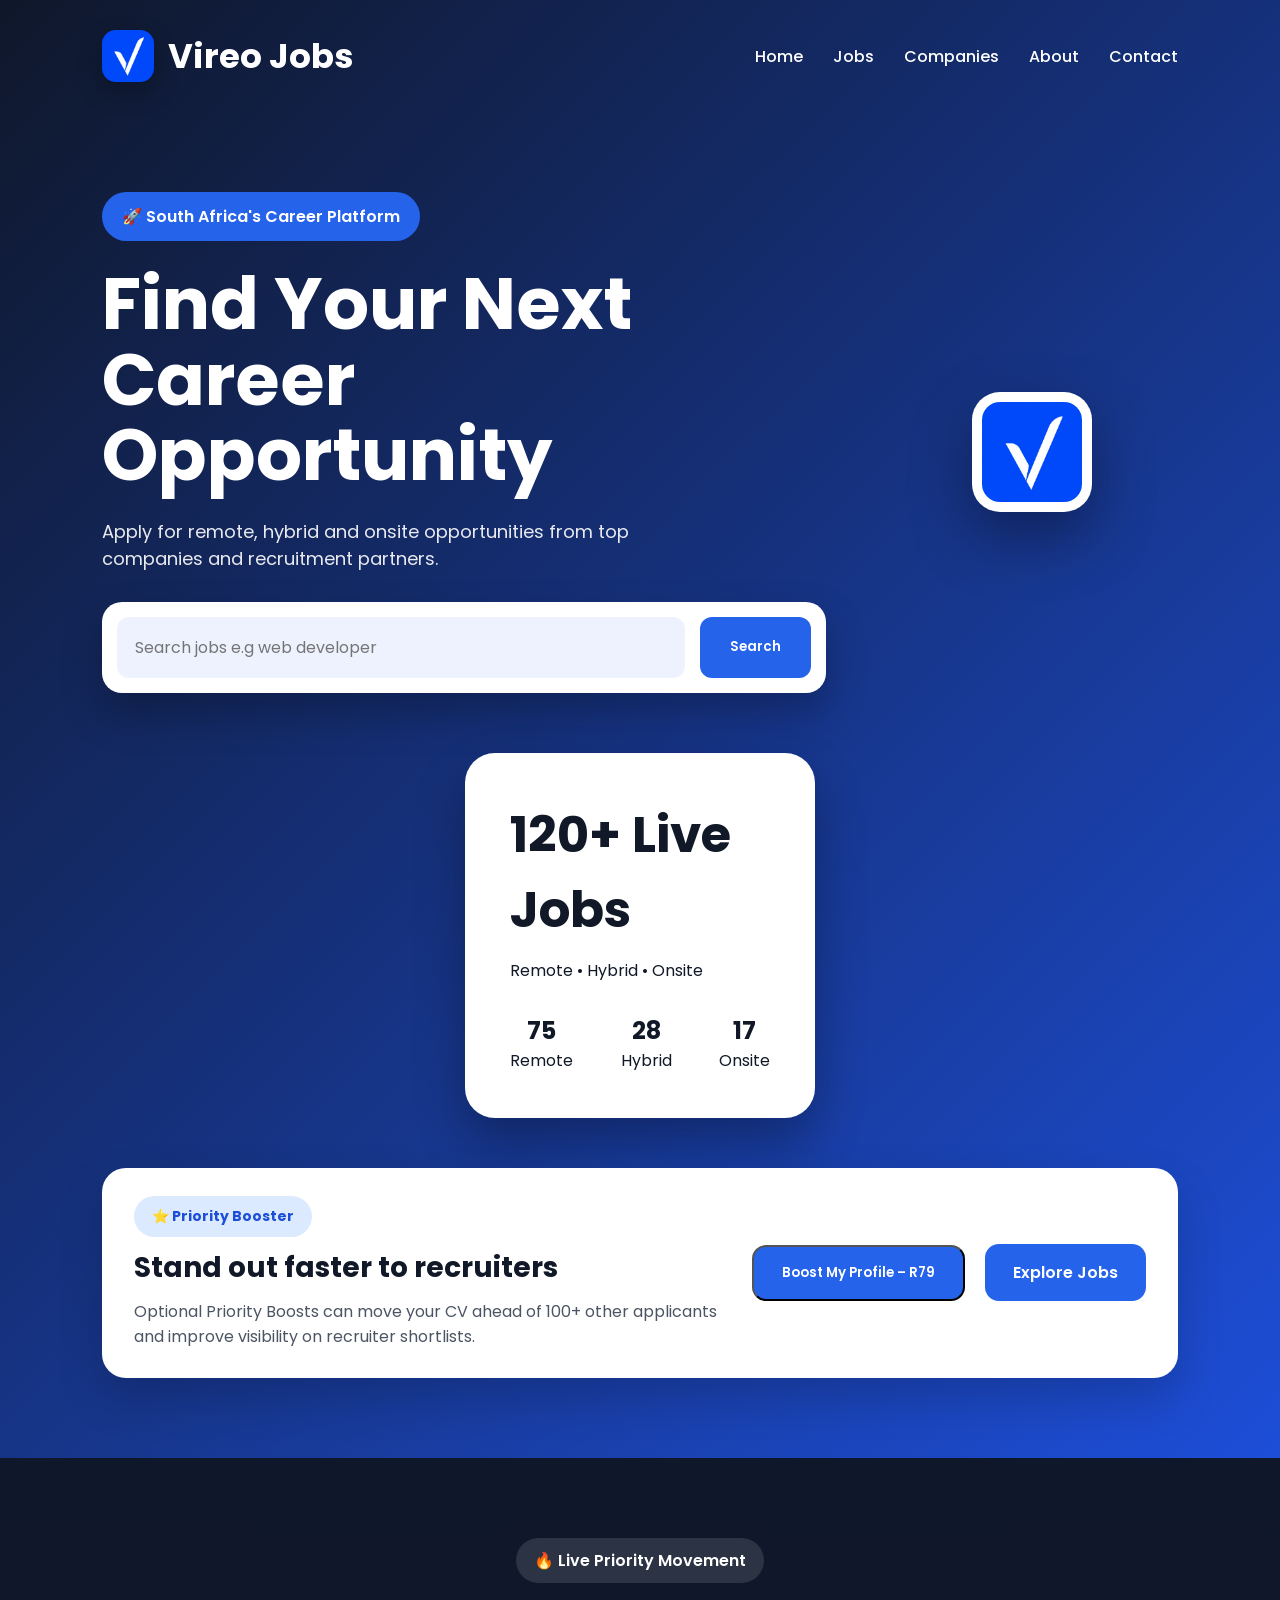
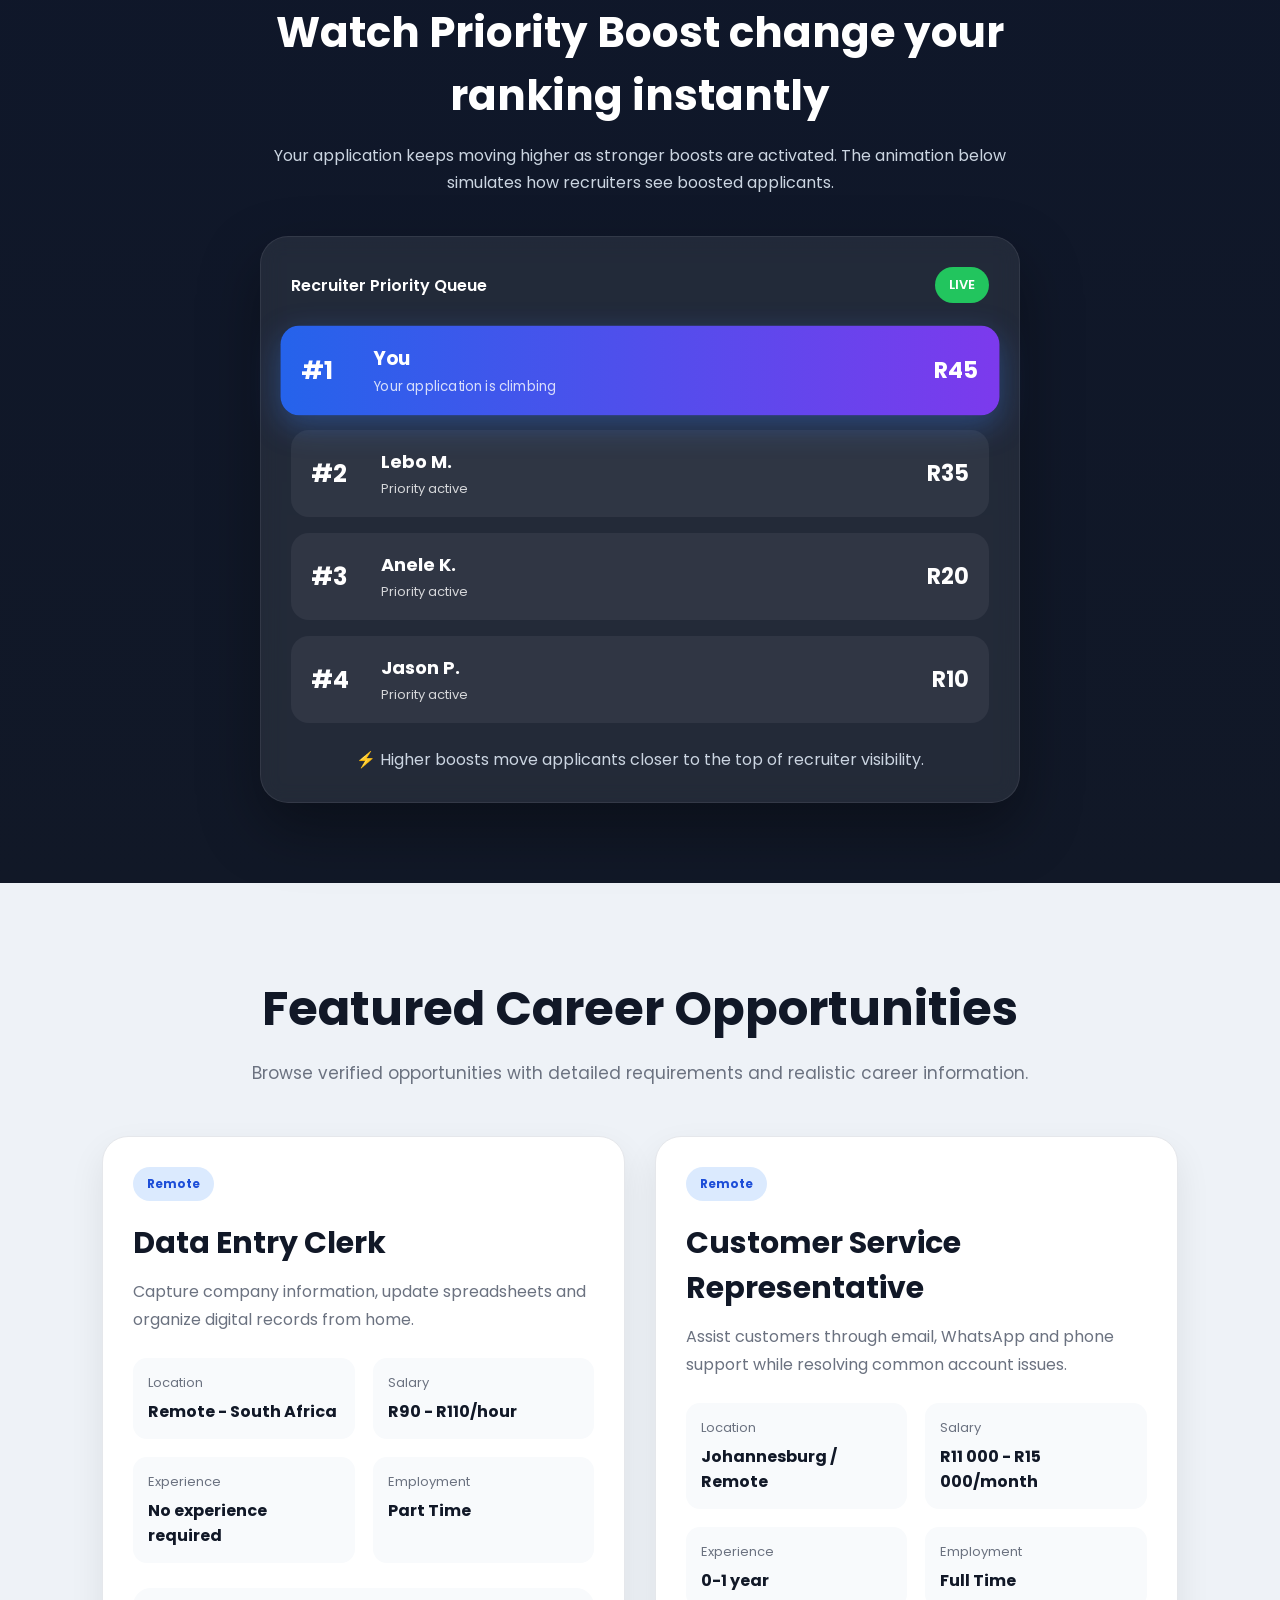
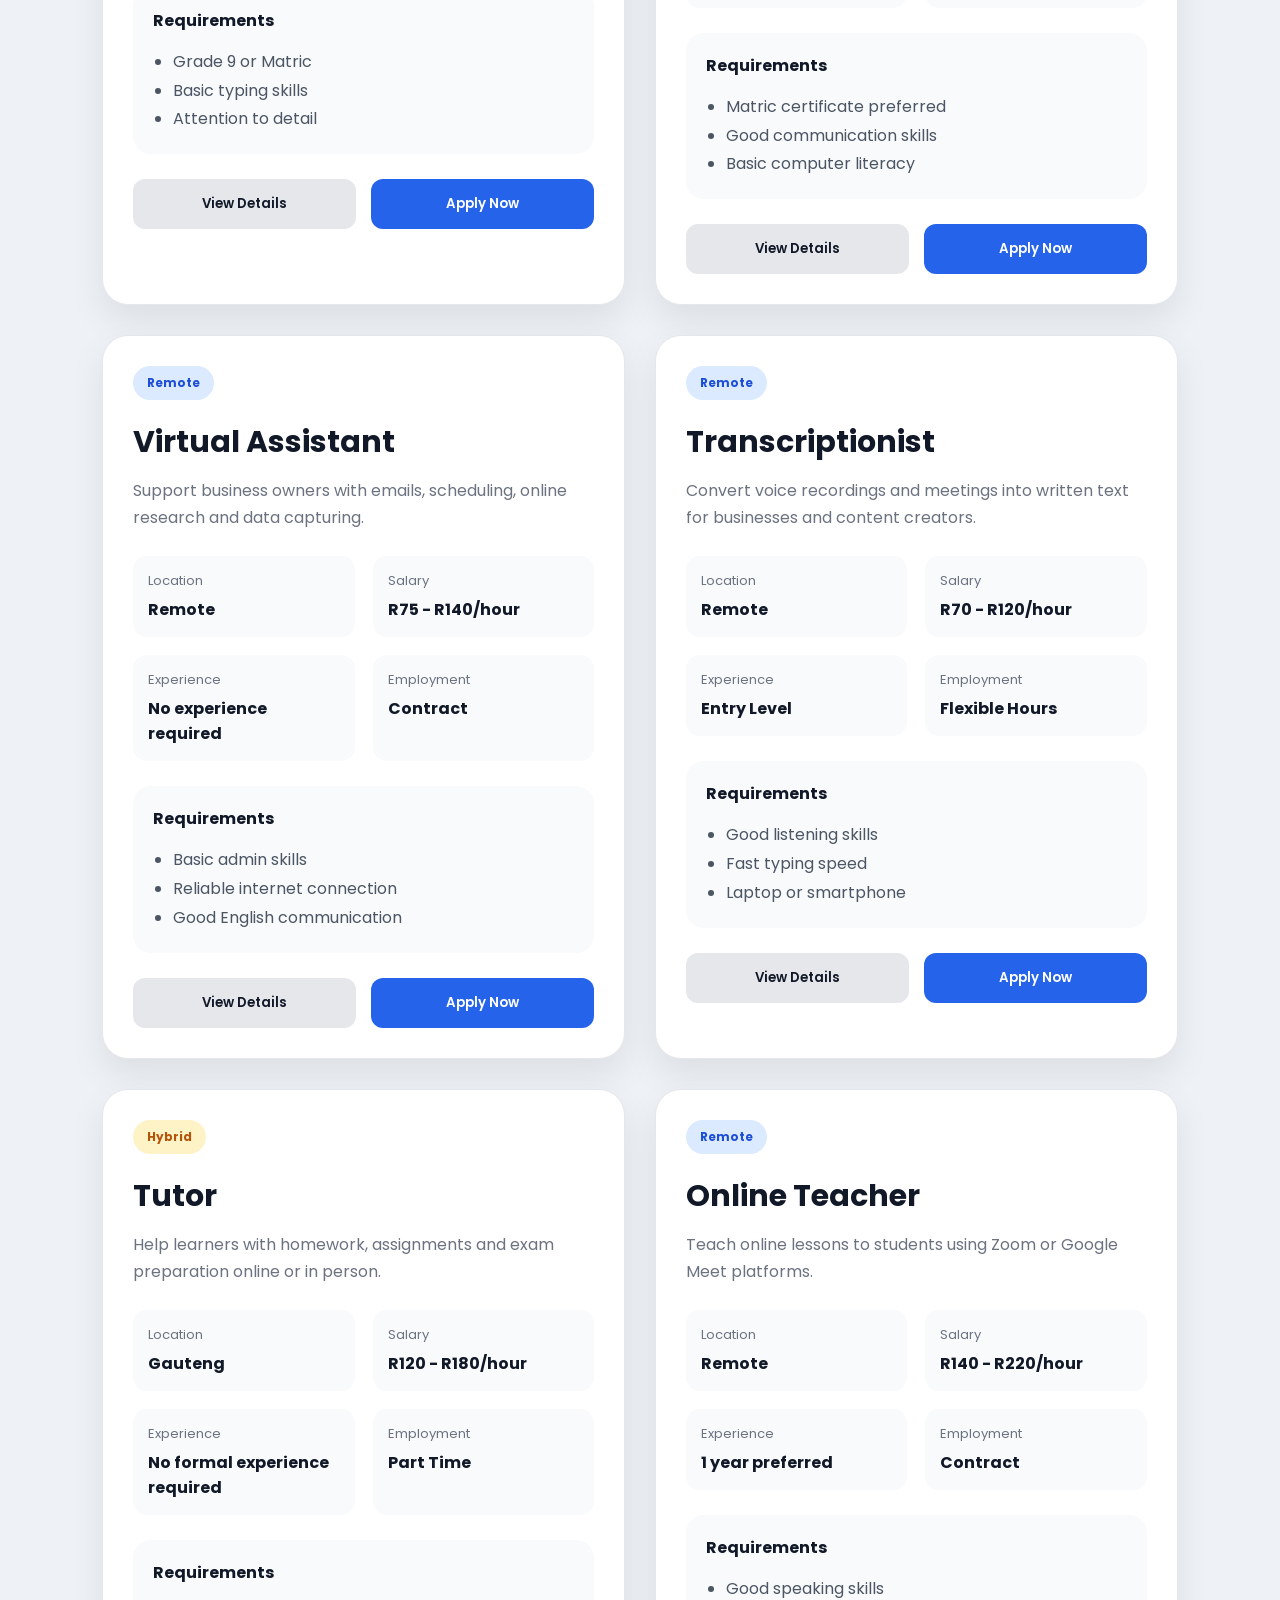
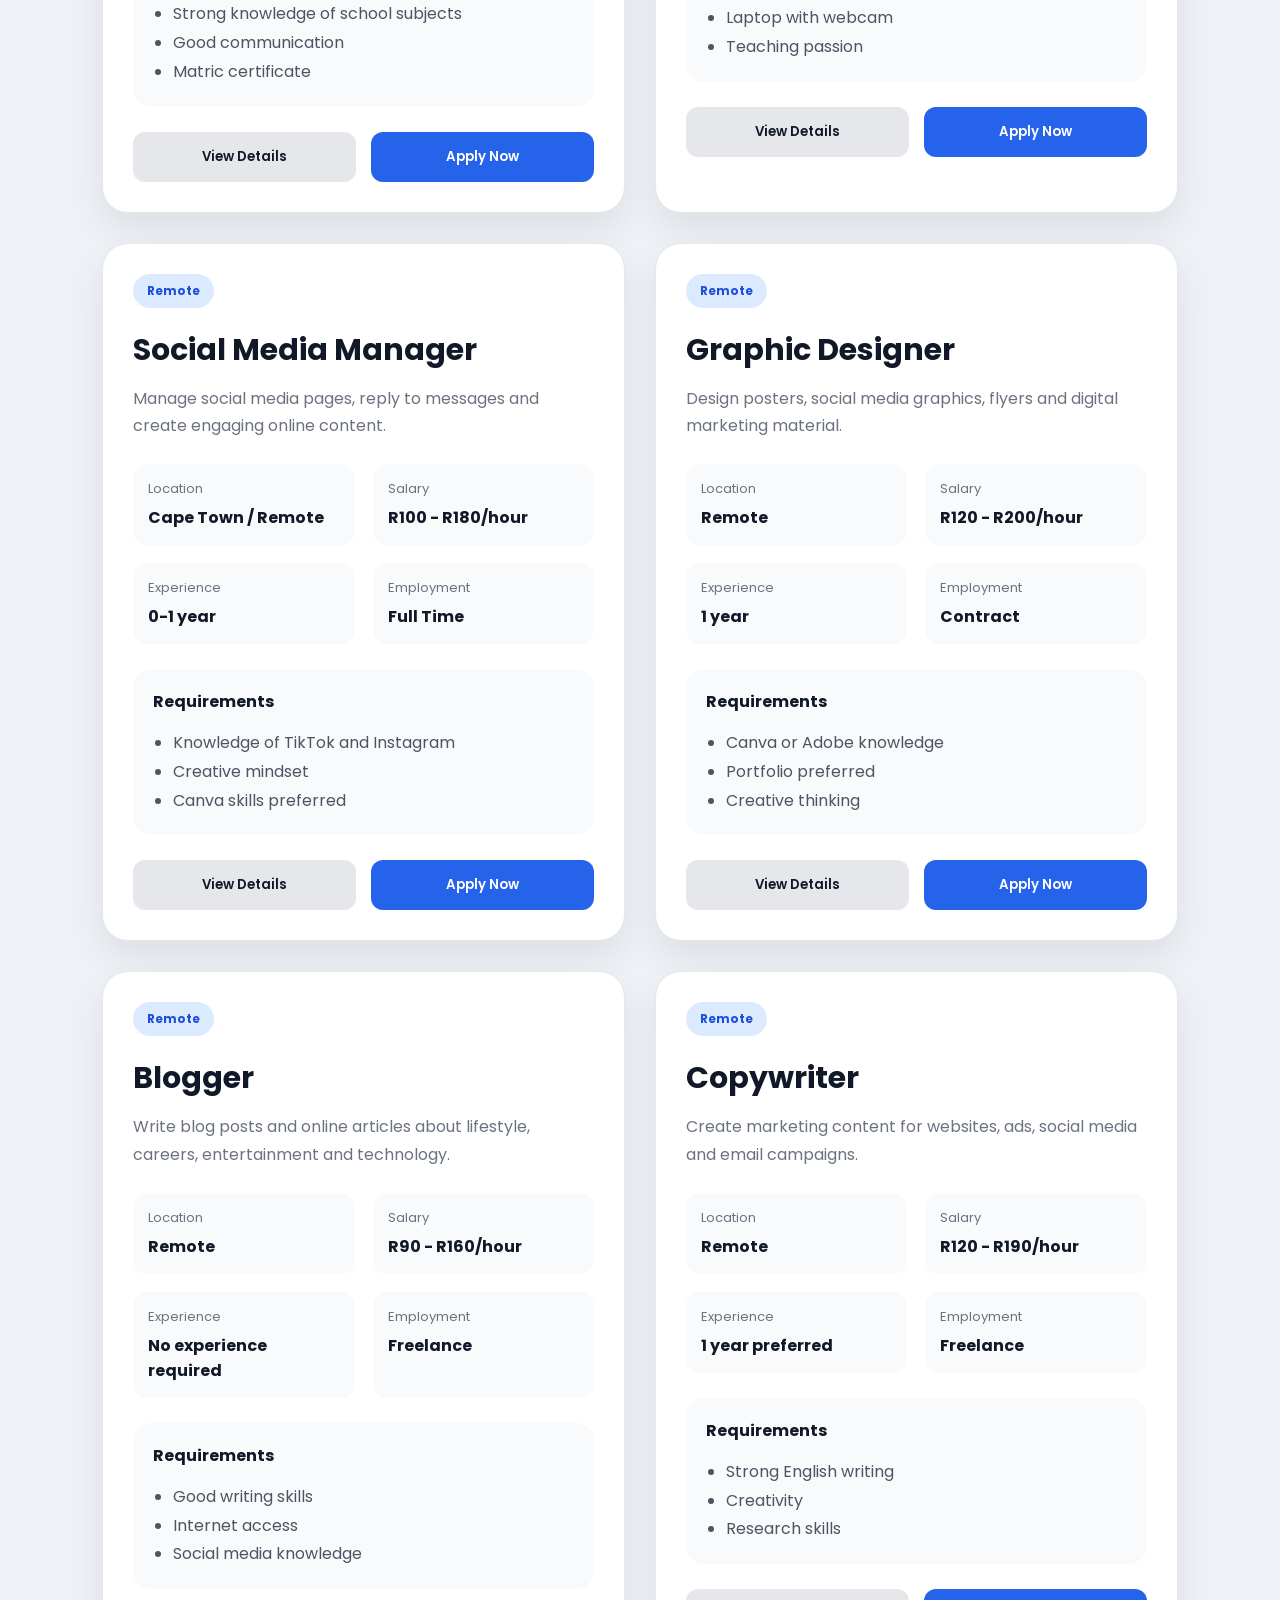
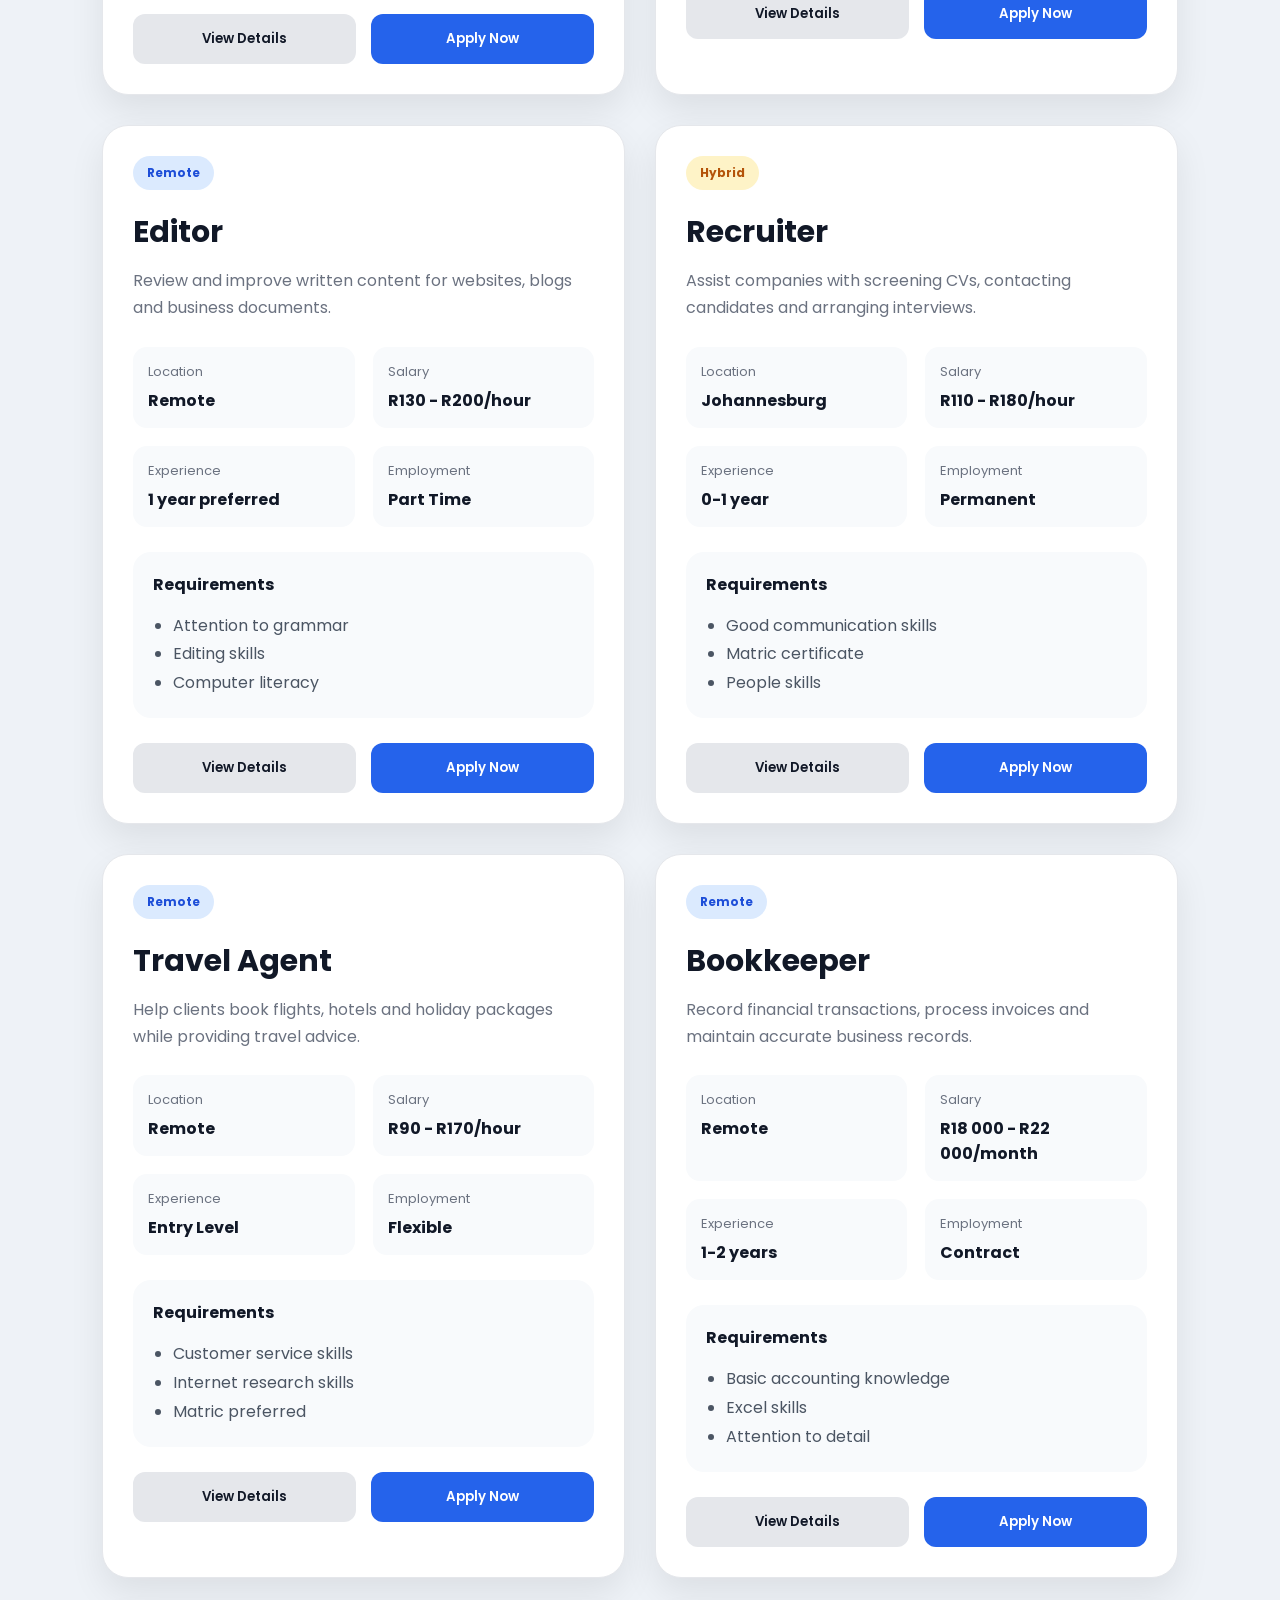
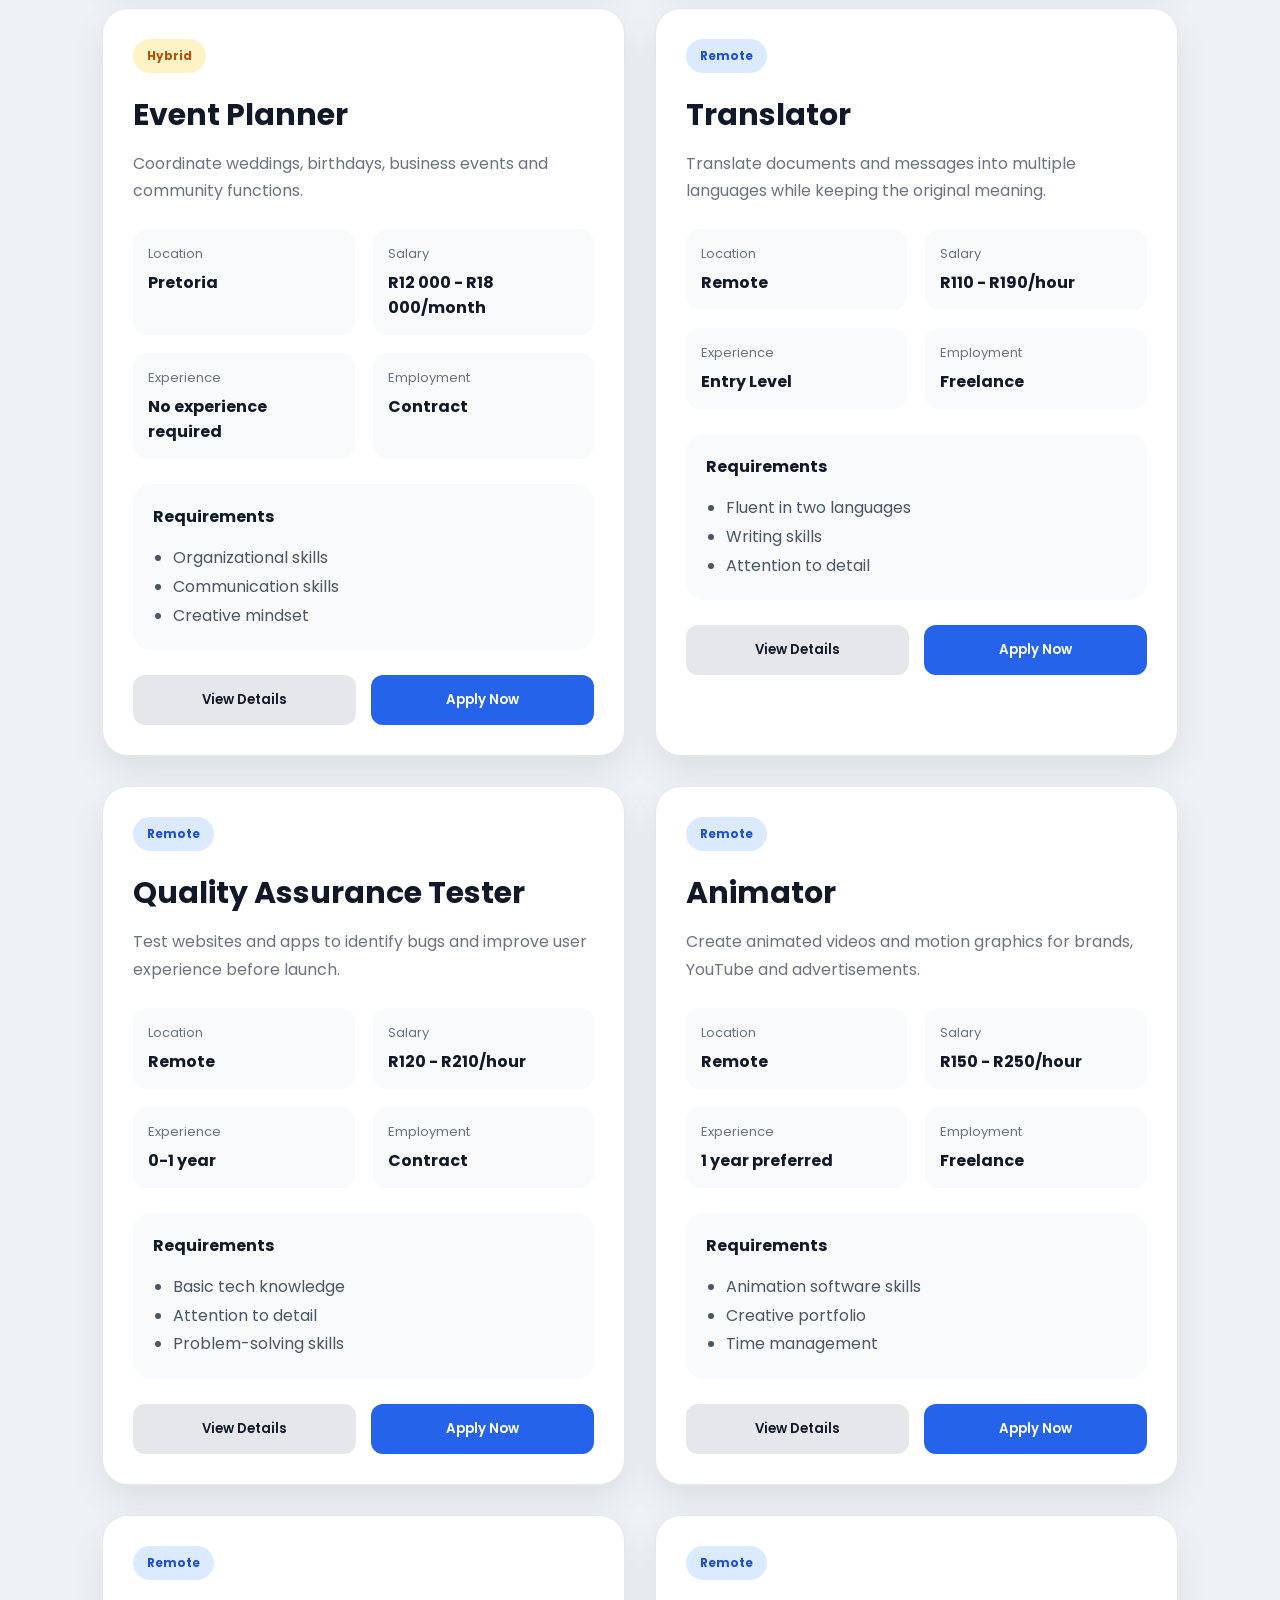
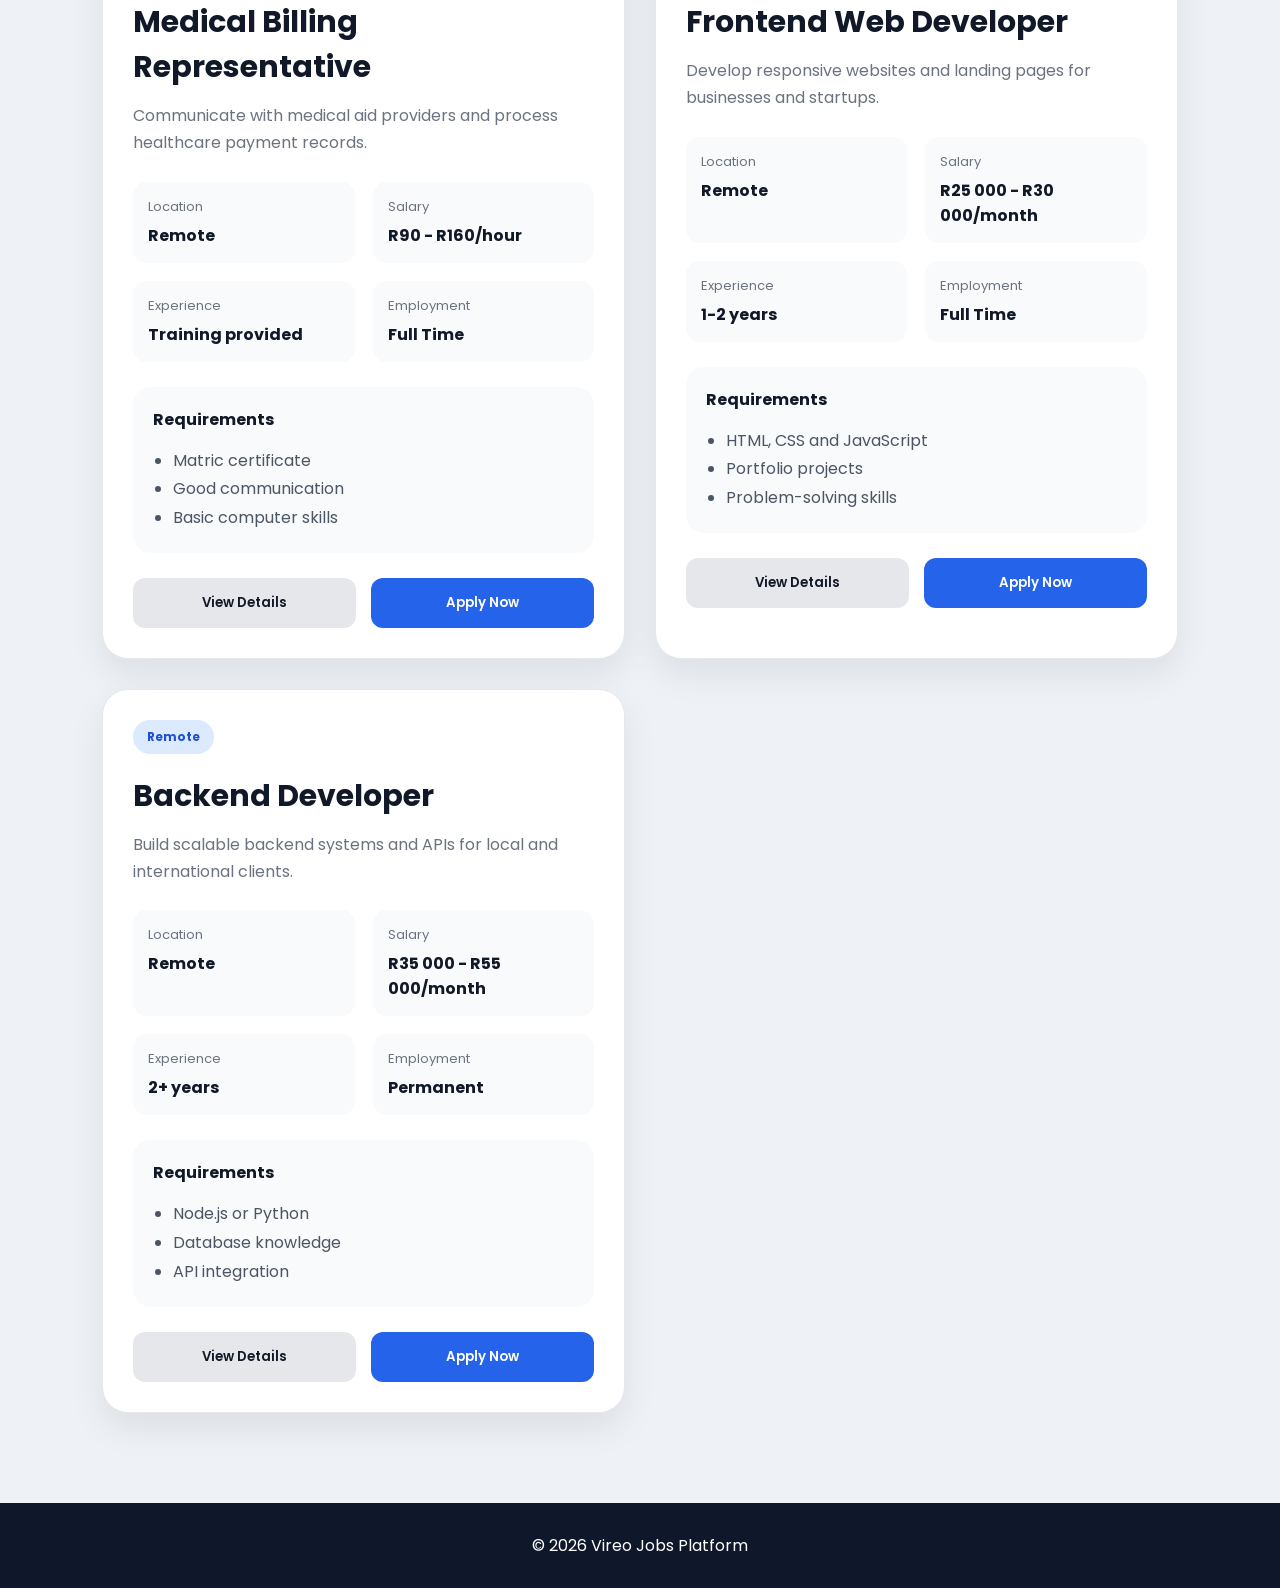
<file: index.html>
<!DOCTYPE html>
<html lang="en">
<head>
<meta charset="UTF-8">
<meta name="viewport" content="width=device-width, initial-scale=1.0">
<title>Vireo Jobs</title>
<link rel="stylesheet" href="style.css">
<link rel="preconnect" href="https://fonts.googleapis.com">
<link href="https://fonts.googleapis.com/css2?family=Poppins:wght@300;400;500;600;700&display=swap" rel="stylesheet">

    <!-- Favicon -->
    <link rel="icon" type="image/png" sizes="16x16" href="favicon-16x16.png">
    <link rel="icon" type="image/png" sizes="32x32" href="favicon-32x32.png">
    <link rel="icon" type="image/png" sizes="48x48" href="favicon-48x48.png">

    <!-- Apple -->
    <link rel="apple-touch-icon" sizes="180x180" href="apple-touch-icon.png">

    <!-- Android -->
    <link rel="icon" type="image/png" sizes="192x192" href="android-chrome-192x192.png">
    <link rel="icon" type="image/png" sizes="512x512" href="android-chrome-512x512.png">

</head>
<body>
<header class="hero">
<nav>

<div class="logo">
    <img src="vireo-logo.png" alt="Vireo Jobs Logo">
    <span>Vireo Jobs</span>
</div>

<ul>
<li><a href="#">Home</a></li>
<li><a href="#jobs">Jobs</a></li>
<li><a href="#">Companies</a></li>
<li><a href="#">About</a></li>
<li><a href="#">Contact</a></li>
</ul>
</nav>

<div class="hero-content">
<div class="hero-left">
<span class="tag">🚀 South Africa's Career Platform</span>
<h1>Find Your Next Career Opportunity</h1>
<p>Apply for remote, hybrid and onsite opportunities from top companies and recruitment partners.</p>

<div class="search-wrapper">
<div class="search-area">
<input type="text" id="searchInput" placeholder="Search jobs e.g web developer" autocomplete="off">
<button onclick="searchJobs()">Search</button>
</div>
<div class="suggestions" id="suggestions"></div>
</div>
</div>


<div class="hero-logo-showcase">
    <img src="vireo-logo.png" alt="Vireo Jobs">
</div>

<div class="hero-right">
<div class="floating-card">
<h3>120+ Live Jobs</h3>
<p>Remote • Hybrid • Onsite</p>
<div class="stats">
<div>
<strong>75</strong>
<span>Remote</span>
</div>
<div>
<strong>28</strong>
<span>Hybrid</span>
</div>
<div>
<strong>17</strong>
<span>Onsite</span>
</div>
</div>
</div>
</div>
</div>

<div class="priority-banner">
<div class="priority-content">
<span class="priority-pill">⭐ Priority Booster</span>
<h3>Stand out faster to recruiters</h3>
<p>Optional Priority Boosts can move your CV ahead of 100+ other applicants and improve visibility on recruiter shortlists.</p>
</div>

    <button id="payButton" class="priority-btn">
        Boost My Profile – R79
    </button>
<a href="#jobs" class="priority-btn">Explore Jobs</a>
</div>

</header>

<section class="boost-live-demo">
<div class="boost-demo-header">
<span class="boost-tag">🔥 Live Priority Movement</span>
<h2>Watch Priority Boost change your ranking instantly</h2>
<p>Your application keeps moving higher as stronger boosts are activated. The animation below simulates how recruiters see boosted applicants.</p>
</div>

<div class="boost-board">
<div class="boost-board-top">
<span>Recruiter Priority Queue</span>
<span class="live-dot">LIVE</span>
</div>

<div id="priorityLeaderboard" class="priority-leaderboard"></div>

<div class="boost-footer-note">
⚡ Higher boosts move applicants closer to the top of recruiter visibility.
</div>
</div>
</section>

<section class="jobs-section" id="jobs">
<div class="section-top">
<h2>Featured Career Opportunities</h2>
<p>Browse verified opportunities with detailed requirements and realistic career information.</p>
</div>
<div class="jobs-grid" id="jobsContainer"></div>
</section>

<footer>
<p>© 2026 Vireo Jobs Platform</p>
</footer>

<div id="detailsModal" class="modal" style="display:none;position:fixed;z-index:9999;left:0;top:0;width:100%;height:100%;background:rgba(0,0,0,0.7);overflow:auto;">
<div class="modern-details-modal">
<span onclick="closeModal()" class="modern-close-btn">&times;</span>
<div id="modalContent"></div>
</div>
</div>



<div id="applyModal" class="modal" style="display:none;position:fixed;z-index:9999;left:0;top:0;width:100%;height:100%;background:rgba(0,0,0,0.7);overflow:auto;">
<div class="application-wrapper">
<span onclick="closeApplyModal()" class="close-btn">&times;</span>
<div id="applicationContent">
<h2>Apply for Position</h2>
<form class="application-form">
<div class="form-section">
<h3>CV Upload</h3>
<p>Add your CV to our database. We will review it and when a suitable role arises we will consider you for the position.</p>
<label>Upload CV</label>
<input type="file" accept=".pdf,.doc,.docx">
</div>

<div class="form-section">
<h3>Personal Details</h3>
<div class="form-grid">
<input type="text" placeholder="First Name*" required>
<input type="text" placeholder="Last Name*" required>
<input type="email" placeholder="Email*" required>
<select required>
<option value="">Select your gender*</option>
<option>Male</option>
<option>Female</option>
</select>
<select required>
<option value="">Select your nationality*</option>
<option>South African</option>
<option>Zimbabwean</option>
<option>Botswanan</option>
<option>Namibian</option>
<option>Mozambican</option>
<option>Zambian</option>
<option>Lesotho</option>
<option>Eswatini</option>
<option>Other</option>
</select>
<select required>
<option value="">Select your work eligibility*</option>
<option>South African Citizen</option>
<option>Permanent Resident</option>
<option>Work Permit Holder</option>
<option>Student Visa</option>
</select>
<input type="text" placeholder="ID Number*" required>
<input type="tel" placeholder="Phone*" required>
<input type="text" value="South Africa" readonly>
<input type="text" placeholder="Province/State*" required>
<input type="text" placeholder="City Name*" required>
<input type="text" placeholder="Post Code*" required>
<select required>
<option value="">Select your ethnicity*</option>
<option>African</option>
<option>Coloured</option>
<option>Asian</option>
<option>White</option>
<option>Other</option>
</select>
<div>
<label>Profile Photo</label>
<input type="file" accept="image/*">
</div>
</div>
</div>

<div class="form-section">
<h3>Additional Documents</h3>
<p>Add documents to your application.</p>
<div class="form-grid">
<select>
<option value="">Document Type</option>
<option>ID Document</option>
<option>Passport</option>
<option>Transcript</option>
<option>CV</option>
<option>Driver's License</option>
<option>Matric Certificate</option>
<option>Other</option>
</select>
<input type="file">
</div>
</div>

<div class="form-section">
<h3>Experience Summary</h3>
<div class="form-grid">
<input type="text" placeholder="Title">
<input type="text" placeholder="Company">
<div>
<label>From</label>
<input type="date">
</div>
<div>
<label>To</label>
<input type="date">
</div>
<label class="checkbox-label"><input type="checkbox"> I currently work here</label>
<textarea placeholder="Summary"></textarea>
</div>
</div>

<div class="form-section">
<h3>Education</h3>
<div class="form-grid">
<input type="text" placeholder="School">
<input type="text" placeholder="Field Of Study">
<div>
<label>From</label>
<input type="date">
</div>
<div>
<label>To</label>
<input type="date">
</div>
<label class="checkbox-label"><input type="checkbox"> Studies Incomplete</label>
<textarea placeholder="Summary"></textarea>
</div>
</div>

<div class="form-section">
<h3>Cover Letter</h3>
<textarea placeholder="Write your cover letter here..."></textarea>
<label class="checkbox-label"><input type="checkbox" required> I Accept Terms & Conditions</label>
<p class="terms">By submitting your application, you're accepting our terms and conditions.</p>




<div class="boost-section">
<h3>Boost your application (optional)</h3>
<p>Buy Priority Credits so your CV appears higher on the recruiter shortlist and gets noticed faster.</p>
<div class="leaderboard" id="leaderboard">
<div class="leader-row top"><span>1st Place - Sarah M.</span><strong>R100 Priority Credits</strong></div>
<div class="leader-row"><span>2nd Place - David K.</span><strong>R95 Priority Credits</strong></div>
<div class="leader-row"><span>3rd Place - Amanda T.</span><strong>R90 Priority Credits</strong></div>
<div class="leader-row"><span>4th Place - Brian N.</span><strong>R80 Priority Credits</strong></div>
<div class="leader-row"><span>5th Place - Lerato P.</span><strong>R70 Priority Credits</strong></div>
</div>
<div class="boost-box">
<p class="boost-tip" id="boostTip">Pay more than <strong>R100</strong> to move your CV to the top position.</p>
<div class="boost-controls">
<button type="button" onclick="decreaseBoost()">-</button>
<input type="number" id="boostAmount" value="105" min="0" oninput="updateBoostPreview()">
<button type="button" onclick="increaseBoost()">+</button>
</div>
<p class="boost-note">Higher Priority Credits increase your chances of being seen first by HR managers.</p>
</div>
</div>
    <div class="payment-actions">

        <button type="submit" class="submit-btn">
            Submit Free Application
        </button>

        <button type="button" class="pay-btn" onclick="payWithPayFast()">
            ⭐ Pay For Priority Position
        </button>

    </div>

</div>
</form>
</div>
</div>
</div>

<script>

const priorityScenarios = [
[
{name:"Lebo M.", amount:"R35", rank:1},
{name:"You", amount:"R20", rank:2},
{name:"Anele K.", amount:"R15", rank:3},
{name:"Jason P.", amount:"R10", rank:4}
],
[
{name:"You", amount:"R45", rank:1},
{name:"Lebo M.", amount:"R35", rank:2},
{name:"Anele K.", amount:"R20", rank:3},
{name:"Jason P.", amount:"R10", rank:4}
],
[
{name:"Lebo M.", amount:"R50", rank:1},
{name:"Anele K.", amount:"R40", rank:2},
{name:"You", amount:"R35", rank:3},
{name:"Jason P.", amount:"R15", rank:4}
],
[
{name:"Anele K.", amount:"R60", rank:1},
{name:"You", amount:"R55", rank:2},
{name:"Lebo M.", amount:"R30", rank:3},
{name:"Jason P.", amount:"R20", rank:4}
]
];

let scenarioIndex = 0;

function renderPriorityBoard(){
const container = document.getElementById("priorityLeaderboard");
if(!container) return;

const scenario = priorityScenarios[scenarioIndex];

container.innerHTML = scenario.map((person,index)=>`
<div class="priority-row ${person.name === 'You' ? 'you-row' : ''}">
<div class="priority-rank">#${index+1}</div>
<div class="priority-user">
<span class="priority-name">${person.name}</span>
<span class="priority-status">${person.name === 'You' ? 'Your application is climbing' : 'Priority active'}</span>
</div>
<div class="priority-amount">${person.amount}</div>
</div>
`).join('');

scenarioIndex = (scenarioIndex + 1) % priorityScenarios.length;
}

renderPriorityBoard();
setInterval(renderPriorityBoard, 2200);


const jobs = [
{title:'Data Entry Clerk',category:'Remote',location:'Remote - South Africa',salary:'R90 - R110/hour',type:'Part Time',experience:'No experience required',closing:'15 June 2026',requirements:['Grade 9 or Matric','Basic typing skills','Attention to detail'],description:'Capture company information, update spreadsheets and organize digital records from home.'},
{title:'Customer Service Representative',category:'Remote',location:'Johannesburg / Remote',salary:'R11 000 - R15 000/month',type:'Full Time',experience:'0-1 year',closing:'18 June 2026',requirements:['Matric certificate preferred','Good communication skills','Basic computer literacy'],description:'Assist customers through email, WhatsApp and phone support while resolving common account issues.'},
{title:'Virtual Assistant',category:'Remote',location:'Remote',salary:'R75 - R140/hour',type:'Contract',experience:'No experience required',closing:'20 June 2026',requirements:['Basic admin skills','Reliable internet connection','Good English communication'],description:'Support business owners with emails, scheduling, online research and data capturing.'},
{title:'Transcriptionist',category:'Remote',location:'Remote',salary:'R70 - R120/hour',type:'Flexible Hours',experience:'Entry Level',closing:'12 June 2026',requirements:['Good listening skills','Fast typing speed','Laptop or smartphone'],description:'Convert voice recordings and meetings into written text for businesses and content creators.'},
{title:'Tutor',category:'Hybrid',location:'Gauteng',salary:'R120 - R180/hour',type:'Part Time',experience:'No formal experience required',closing:'25 June 2026',requirements:['Strong knowledge of school subjects','Good communication','Matric certificate'],description:'Help learners with homework, assignments and exam preparation online or in person.'},
{title:'Online Teacher',category:'Remote',location:'Remote',salary:'R140 - R220/hour',type:'Contract',experience:'1 year preferred',closing:'22 June 2026',requirements:['Good speaking skills','Laptop with webcam','Teaching passion'],description:'Teach online lessons to students using Zoom or Google Meet platforms.'},
{title:'Social Media Manager',category:'Remote',location:'Cape Town / Remote',salary:'R100 - R180/hour',type:'Full Time',experience:'0-1 year',closing:'16 June 2026',requirements:['Knowledge of TikTok and Instagram','Creative mindset','Canva skills preferred'],description:'Manage social media pages, reply to messages and create engaging online content.'},
{title:'Graphic Designer',category:'Remote',location:'Remote',salary:'R120 - R200/hour',type:'Contract',experience:'1 year',closing:'28 June 2026',requirements:['Canva or Adobe knowledge','Portfolio preferred','Creative thinking'],description:'Design posters, social media graphics, flyers and digital marketing material.'},
{title:'Blogger',category:'Remote',location:'Remote',salary:'R90 - R160/hour',type:'Freelance',experience:'No experience required',closing:'14 June 2026',requirements:['Good writing skills','Internet access','Social media knowledge'],description:'Write blog posts and online articles about lifestyle, careers, entertainment and technology.'},
{title:'Copywriter',category:'Remote',location:'Remote',salary:'R120 - R190/hour',type:'Freelance',experience:'1 year preferred',closing:'19 June 2026',requirements:['Strong English writing','Creativity','Research skills'],description:'Create marketing content for websites, ads, social media and email campaigns.'},
{title:'Editor',category:'Remote',location:'Remote',salary:'R130 - R200/hour',type:'Part Time',experience:'1 year preferred',closing:'17 June 2026',requirements:['Attention to grammar','Editing skills','Computer literacy'],description:'Review and improve written content for websites, blogs and business documents.'},
{title:'Recruiter',category:'Hybrid',location:'Johannesburg',salary:'R110 - R180/hour',type:'Permanent',experience:'0-1 year',closing:'30 June 2026',requirements:['Good communication skills','Matric certificate','People skills'],description:'Assist companies with screening CVs, contacting candidates and arranging interviews.'},
{title:'Travel Agent',category:'Remote',location:'Remote',salary:'R90 - R170/hour',type:'Flexible',experience:'Entry Level',closing:'27 June 2026',requirements:['Customer service skills','Internet research skills','Matric preferred'],description:'Help clients book flights, hotels and holiday packages while providing travel advice.'},
{title:'Bookkeeper',category:'Remote',location:'Remote',salary:'R18 000 - R22 000/month',type:'Contract',experience:'1-2 years',closing:'21 June 2026',requirements:['Basic accounting knowledge','Excel skills','Attention to detail'],description:'Record financial transactions, process invoices and maintain accurate business records.'},
{title:'Event Planner',category:'Hybrid',location:'Pretoria',salary:'R12 000 - R18 000/month',type:'Contract',experience:'No experience required',closing:'26 June 2026',requirements:['Organizational skills','Communication skills','Creative mindset'],description:'Coordinate weddings, birthdays, business events and community functions.'},
{title:'Translator',category:'Remote',location:'Remote',salary:'R110 - R190/hour',type:'Freelance',experience:'Entry Level',closing:'23 June 2026',requirements:['Fluent in two languages','Writing skills','Attention to detail'],description:'Translate documents and messages into multiple languages while keeping the original meaning.'},
{title:'Quality Assurance Tester',category:'Remote',location:'Remote',salary:'R120 - R210/hour',type:'Contract',experience:'0-1 year',closing:'24 June 2026',requirements:['Basic tech knowledge','Attention to detail','Problem-solving skills'],description:'Test websites and apps to identify bugs and improve user experience before launch.'},
{title:'Animator',category:'Remote',location:'Remote',salary:'R150 - R250/hour',type:'Freelance',experience:'1 year preferred',closing:'29 June 2026',requirements:['Animation software skills','Creative portfolio','Time management'],description:'Create animated videos and motion graphics for brands, YouTube and advertisements.'},
{title:'Medical Billing Representative',category:'Remote',location:'Remote',salary:'R90 - R160/hour',type:'Full Time',experience:'Training provided',closing:'18 June 2026',requirements:['Matric certificate','Good communication','Basic computer skills'],description:'Communicate with medical aid providers and process healthcare payment records.'},
{title:'Frontend Web Developer',category:'Remote',location:'Remote',salary:'R25 000 - R30 000/month',type:'Full Time',experience:'1-2 years',closing:'30 June 2026',requirements:['HTML, CSS and JavaScript','Portfolio projects','Problem-solving skills'],description:'Develop responsive websites and landing pages for businesses and startups.'},
{title:'Backend Developer',category:'Remote',location:'Remote',salary:'R35 000 - R55 000/month',type:'Permanent',experience:'2+ years',closing:'25 June 2026',requirements:['Node.js or Python','Database knowledge','API integration'],description:'Build scalable backend systems and APIs for local and international clients.'}
];


const boostData = {
"Frontend Web Developer": {topAmount:120, defaultValue:125, leaders:[['1st Place','Jason R.','R120 Priority Credits'],['2nd Place','Naledi P.','R115 Priority Credits'],['3rd Place','Chris V.','R108 Priority Credits'],['4th Place','Emma T.','R96 Priority Credits'],['5th Place','Musa K.','R88 Priority Credits']]},
"Backend Developer": {topAmount:135, defaultValue:140, leaders:[['1st Place','Kevin L.','R135 Priority Credits'],['2nd Place','Sibongile N.','R128 Priority Credits'],['3rd Place','Andre M.','R122 Priority Credits'],['4th Place','Liam B.','R110 Priority Credits'],['5th Place','Faith R.','R102 Priority Credits']]},
"Virtual Assistant": {topAmount:90, defaultValue:95, leaders:[['1st Place','Olivia C.','R90 Priority Credits'],['2nd Place','Palesa D.','R86 Priority Credits'],['3rd Place','Nico S.','R82 Priority Credits'],['4th Place','Ayanda J.','R76 Priority Credits'],['5th Place','Rethabile M.','R70 Priority Credits']]},
"Graphic Designer": {topAmount:110, defaultValue:115, leaders:[['1st Place','Kayla Z.','R110 Priority Credits'],['2nd Place','Mpho L.','R105 Priority Credits'],['3rd Place','Dylan H.','R99 Priority Credits'],['4th Place','Tumi P.','R92 Priority Credits'],['5th Place','Aiden G.','R84 Priority Credits']]},
"Data Entry Clerk": {topAmount:85, defaultValue:90, leaders:[['1st Place','Zanele T.','R85 Priority Credits'],['2nd Place','Richard N.','R80 Priority Credits'],['3rd Place','Leah W.','R78 Priority Credits'],['4th Place','Bongani F.','R72 Priority Credits'],['5th Place','Cindy M.','R65 Priority Credits']]},
"Call Centre Agent": {topAmount:95, defaultValue:100, leaders:[['1st Place','Jerome A.','R95 Priority Credits'],['2nd Place','Lerato S.','R90 Priority Credits'],['3rd Place','Nicole P.','R86 Priority Credits'],['4th Place','Trevor K.','R82 Priority Credits'],['5th Place','Yanga D.','R75 Priority Credits']]},
"Administrative Clerk": {topAmount:88, defaultValue:93, leaders:[['1st Place','Bianca L.','R88 Priority Credits'],['2nd Place','Sizwe M.','R84 Priority Credits'],['3rd Place','Karabo T.','R80 Priority Credits'],['4th Place','Nadia C.','R74 Priority Credits'],['5th Place','Tshepo R.','R68 Priority Credits']]},
"IT Support Technician": {topAmount:118, defaultValue:123, leaders:[['1st Place','Akhona P.','R118 Priority Credits'],['2nd Place','Megan H.','R112 Priority Credits'],['3rd Place','Victor S.','R107 Priority Credits'],['4th Place','Ruan D.','R98 Priority Credits'],['5th Place','Khumo L.','R91 Priority Credits']]},
"Social Media Manager": {topAmount:105, defaultValue:110, leaders:[['1st Place','Chelsea B.','R105 Priority Credits'],['2nd Place','Okuhle N.','R101 Priority Credits'],['3rd Place','Brandon T.','R96 Priority Credits'],['4th Place','Lindo G.','R90 Priority Credits'],['5th Place','Amy F.','R82 Priority Credits']]},
"Mine General Worker": {topAmount:92, defaultValue:97, leaders:[['1st Place','Patrick R.','R92 Priority Credits'],['2nd Place','Themba K.','R89 Priority Credits'],['3rd Place','John V.','R84 Priority Credits'],['4th Place','Sello M.','R78 Priority Credits'],['5th Place','Mandla P.','R72 Priority Credits']]},
"Mine Safety Assistant": {topAmount:98, defaultValue:103, leaders:[['1st Place','Brian T.','R98 Priority Credits'],['2nd Place','Kgaugelo S.','R93 Priority Credits'],['3rd Place','Elton M.','R88 Priority Credits'],['4th Place','Nompumelelo D.','R82 Priority Credits'],['5th Place','Calvin R.','R76 Priority Credits']]},
"Truck Driver": {topAmount:102, defaultValue:107, leaders:[['1st Place','Samuel H.','R102 Priority Credits'],['2nd Place','Vusi P.','R98 Priority Credits'],['3rd Place','Thato L.','R94 Priority Credits'],['4th Place','Morne J.','R88 Priority Credits'],['5th Place','Edwin C.','R80 Priority Credits']]},
"Retail Cashier": {topAmount:75, defaultValue:80, leaders:[['1st Place','Kelly M.','R75 Priority Credits'],['2nd Place','Anathi R.','R72 Priority Credits'],['3rd Place','Peter N.','R69 Priority Credits'],['4th Place','Chloe S.','R64 Priority Credits'],['5th Place','Refilwe T.','R58 Priority Credits']]},
"Warehouse Assistant": {topAmount:82, defaultValue:87, leaders:[['1st Place','Marius D.','R82 Priority Credits'],['2nd Place','Andiswa P.','R78 Priority Credits'],['3rd Place','Gift L.','R74 Priority Credits'],['4th Place','Rochelle B.','R68 Priority Credits'],['5th Place','Isaac M.','R62 Priority Credits']]},
"Security Guard": {topAmount:87, defaultValue:92, leaders:[['1st Place','Dumisani K.','R87 Priority Credits'],['2nd Place','Craig V.','R83 Priority Credits'],['3rd Place','Asanda P.','R79 Priority Credits'],['4th Place','Johan M.','R74 Priority Credits'],['5th Place','Pretty L.','R67 Priority Credits']]},
"Receptionist": {topAmount:93, defaultValue:98, leaders:[['1st Place','Natasha F.','R93 Priority Credits'],['2nd Place','Mvelo S.','R89 Priority Credits'],['3rd Place','Carmen D.','R85 Priority Credits'],['4th Place','Siphesihle T.','R80 Priority Credits'],['5th Place','Lauren P.','R72 Priority Credits']]},
"Junior Accountant": {topAmount:112, defaultValue:117, leaders:[['1st Place','Gerald M.','R112 Priority Credits'],['2nd Place','Boitumelo R.','R108 Priority Credits'],['3rd Place','Shane K.','R102 Priority Credits'],['4th Place','Keitumetse P.','R96 Priority Credits'],['5th Place','Yolanda C.','R88 Priority Credits']]},
"SEO Specialist": {topAmount:108, defaultValue:113, leaders:[['1st Place','Alicia N.','R108 Priority Credits'],['2nd Place','Jared T.','R104 Priority Credits'],['3rd Place','Luthando M.','R98 Priority Credits'],['4th Place','Devon S.','R92 Priority Credits'],['5th Place','Mia R.','R86 Priority Credits']]},
"Cybersecurity Analyst": {topAmount:145, defaultValue:150, leaders:[['1st Place','Warren K.','R145 Priority Credits'],['2nd Place','Onke P.','R138 Priority Credits'],['3rd Place','Daniel H.','R132 Priority Credits'],['4th Place','Nokuthula M.','R124 Priority Credits'],['5th Place','Tyrone B.','R116 Priority Credits']]},
"Electrician Assistant": {topAmount:91, defaultValue:96, leaders:[['1st Place','Sipho Z.','R91 Priority Credits'],['2nd Place','Martin L.','R87 Priority Credits'],['3rd Place','Puseletso K.','R82 Priority Credits'],['4th Place','Clinton R.','R76 Priority Credits'],['5th Place','Bulelwa T.','R70 Priority Credits']]},

"Customer Service Representative": {topAmount:97, defaultValue:102, leaders:[['1st Place','Nadine R.','R97 Priority Credits'],['2nd Place','Tshepo K.','R92 Priority Credits'],['3rd Place','Melissa J.','R88 Priority Credits'],['4th Place','Luyanda P.','R83 Priority Credits'],['5th Place','Gareth M.','R76 Priority Credits']]},
"Transcriptionist": {topAmount:84, defaultValue:89, leaders:[['1st Place','Hannah C.','R84 Priority Credits'],['2nd Place','Banele S.','R80 Priority Credits'],['3rd Place','Irene T.','R76 Priority Credits'],['4th Place','Kagiso L.','R70 Priority Credits'],['5th Place','Megan V.','R64 Priority Credits']]},
"Tutor": {topAmount:108, defaultValue:113, leaders:[['1st Place','Rachel P.','R108 Priority Credits'],['2nd Place','Ofentse M.','R104 Priority Credits'],['3rd Place','Daniel H.','R99 Priority Credits'],['4th Place','Zinzi K.','R93 Priority Credits'],['5th Place','Caleb N.','R87 Priority Credits']]},
"Online Teacher": {topAmount:112, defaultValue:117, leaders:[['1st Place','Nomvula D.','R112 Priority Credits'],['2nd Place','Jason T.','R108 Priority Credits'],['3rd Place','Keitumetse R.','R102 Priority Credits'],['4th Place','Abigail S.','R96 Priority Credits'],['5th Place','Prince M.','R90 Priority Credits']]},
"Blogger": {topAmount:79, defaultValue:84, leaders:[['1st Place','Courtney L.','R79 Priority Credits'],['2nd Place','Sinethemba P.','R75 Priority Credits'],['3rd Place','Warren K.','R71 Priority Credits'],['4th Place','Aphiwe N.','R66 Priority Credits'],['5th Place','Janine B.','R60 Priority Credits']]},
"Copywriter": {topAmount:101, defaultValue:106, leaders:[['1st Place','Lucia F.','R101 Priority Credits'],['2nd Place','Mpho R.','R96 Priority Credits'],['3rd Place','Trey S.','R91 Priority Credits'],['4th Place','Boitumelo T.','R86 Priority Credits'],['5th Place','Riley D.','R80 Priority Credits']]},
"Editor": {topAmount:94, defaultValue:99, leaders:[['1st Place','Farah M.','R94 Priority Credits'],['2nd Place','Dineo K.','R90 Priority Credits'],['3rd Place','Ethan V.','R86 Priority Credits'],['4th Place','Samantha G.','R81 Priority Credits'],['5th Place','Brett N.','R74 Priority Credits']]},
"Recruiter": {topAmount:116, defaultValue:121, leaders:[['1st Place','Taryn P.','R116 Priority Credits'],['2nd Place','Mandla H.','R111 Priority Credits'],['3rd Place','Chelsea R.','R106 Priority Credits'],['4th Place','Yusuf A.','R98 Priority Credits'],['5th Place','Retha S.','R91 Priority Credits']]},
"Travel Agent": {topAmount:89, defaultValue:94, leaders:[['1st Place','Kiara D.','R89 Priority Credits'],['2nd Place','Sibusiso L.','R85 Priority Credits'],['3rd Place','Tammy V.','R81 Priority Credits'],['4th Place','Lethabo P.','R76 Priority Credits'],['5th Place','Dylan C.','R70 Priority Credits']]},
"Bookkeeper": {topAmount:99, defaultValue:104, leaders:[['1st Place','Heidi T.','R99 Priority Credits'],['2nd Place','Vuyani M.','R95 Priority Credits'],['3rd Place','Clarissa J.','R90 Priority Credits'],['4th Place','Neo K.','R84 Priority Credits'],['5th Place','Stefan B.','R78 Priority Credits']]},
"Event Planner": {topAmount:91, defaultValue:96, leaders:[['1st Place','Roxanne P.','R91 Priority Credits'],['2nd Place','Anele T.','R87 Priority Credits'],['3rd Place','Jordan M.','R83 Priority Credits'],['4th Place','Nokuthula R.','R78 Priority Credits'],['5th Place','Glen S.','R72 Priority Credits']]},
"Translator": {topAmount:96, defaultValue:101, leaders:[['1st Place','Yolanda K.','R96 Priority Credits'],['2nd Place','Pieter N.','R92 Priority Credits'],['3rd Place','Mariam A.','R88 Priority Credits'],['4th Place','Katlego D.','R82 Priority Credits'],['5th Place','Alicia F.','R76 Priority Credits']]},
"Quality Assurance Tester": {topAmount:107, defaultValue:112, leaders:[['1st Place','Brandon C.','R107 Priority Credits'],['2nd Place','Londiwe P.','R103 Priority Credits'],['3rd Place','Eugene M.','R98 Priority Credits'],['4th Place','Nicole T.','R92 Priority Credits'],['5th Place','Shaun R.','R86 Priority Credits']]},
"Animator": {topAmount:104, defaultValue:109, leaders:[['1st Place','Tiffany L.','R104 Priority Credits'],['2nd Place','Khaya S.','R100 Priority Credits'],['3rd Place','Devon P.','R95 Priority Credits'],['4th Place','Nadia R.','R89 Priority Credits'],['5th Place','Liam T.','R83 Priority Credits']]},
"Medical Billing Representative": {topAmount:109, defaultValue:114, leaders:[['1st Place','Vanessa M.','R109 Priority Credits'],['2nd Place','Tumelo K.','R105 Priority Credits'],['3rd Place','Shane D.','R100 Priority Credits'],['4th Place','Belinda P.','R94 Priority Credits'],['5th Place','Colin J.','R88 Priority Credits']]},

};

let currentBoostData = null;
let currentPreviewRank = 3;

function getPreviewRank(amount, leaders){
 let rank = leaders.findIndex(person => amount > person.amount) + 1;
 if(rank === 0) rank = leaders.length + 1;
 return Math.min(rank,5);
}

function renderLeaderboard(previewAmount = null, animateDirection = 'up'){
 const leaderboard = document.getElementById('leaderboard');
 if(!currentBoostData || !leaderboard) return;
 
 const leaders = currentBoostData.leaders.map((leader,index)=>({
  name:leader[1],
  amount:parseInt(leader[2].match(/\d+/)[0]),
  preview:false
 }));

 if(previewAmount && previewAmount > 0){
   const rank = getPreviewRank(previewAmount, leaders);
   currentPreviewRank = rank;
   leaders.splice(rank - 1, 0, {
      name:'You',
      amount:previewAmount,
      preview:true
   });
   leaders.splice(5);
 }
 
 const suffix = ['1st Place','2nd Place','3rd Place','4th Place','5th Place'];
 
 leaderboard.innerHTML = leaders.map((leader,index)=>{
  const moveClass = leader.preview
    ? (animateDirection === 'up' ? 'move-up' : animateDirection === 'down' ? 'move-down' : 'preview-row')
    : 'fade-move';

  const crown = index === 0 ? '👑' : index === 1 ? '🔥' : index === 2 ? '⚡' : '✨';

  return `
   <div class="leader-row ${index===0 ? 'top' : ''} ${leader.preview ? 'preview-row' : ''} ${moveClass}">
      <div class="leader-user">
        <div class="leader-rank">${crown}</div>
        <div>
          <span>${suffix[index]}</span>
          <h4>${leader.name}</h4>
        </div>
      </div>
      <strong>R${leader.amount}</strong>
   </div>`;
 }).join('');
}

function updateBoostPreview(direction = 'neutral'){
 const amount = parseInt(document.getElementById('boostAmount').value || 0);
 renderLeaderboard(amount, direction);
}

function updateBoostSection(jobTitle){
 currentBoostData = boostData[jobTitle];
 if(!currentBoostData) return;
 const thirdPlaceAmount = parseInt(currentBoostData.leaders[2][2].match(/\d+/)[0]);
 document.getElementById('boostTip').innerHTML = `Increase your Priority Credits to climb higher on the recruiter leaderboard in real time.`;
 document.getElementById('boostAmount').value = thirdPlaceAmount;
 renderLeaderboard(thirdPlaceAmount, 'neutral');
}

function getBadgeClass(category){
return category.toLowerCase();
}

function displayJobs(filteredJobs){
const container = document.getElementById('jobsContainer');
container.innerHTML='';

if(filteredJobs.length===0){
container.innerHTML='<h3>No jobs found.</h3>';
return;
}

filteredJobs.forEach(job=>{
const requirements = job.requirements.map(req => `<li>${req}</li>`).join('');

container.innerHTML += `
<div class="job-card">
<div class="card-top">
<span class="badge ${getBadgeClass(job.category)}">${job.category}</span>

</div>

<h3>${job.title}</h3>
<p class="job-desc">${job.description}</p>

<div class="job-info">
<div><span>Location</span><strong>${job.location}</strong></div>
<div><span>Salary</span><strong>${job.salary}</strong></div>
<div><span>Experience</span><strong>${job.experience}</strong></div>
<div><span>Employment</span><strong>${job.type}</strong></div>
</div>

<div class="requirements">
<h4>Requirements</h4>
<ul>${requirements}</ul>
</div>

<div class="card-buttons">
<button class="details-btn" onclick="showDetails('${job.title}')">View Details</button>
<button onclick="applyJob('${job.title}')">Apply Now</button>
</div>
</div>`;
});
}

function searchJobs(){
const value = document.getElementById('searchInput').value.toLowerCase();
const filtered = jobs.filter(job => job.title.toLowerCase().includes(value));
displayJobs(filtered);
}

const searchInput = document.getElementById('searchInput');
const suggestions = document.getElementById('suggestions');

searchInput.addEventListener('input', ()=>{
const value = searchInput.value.toLowerCase();

if(value.length < 2){
suggestions.innerHTML='';
searchJobs();
return;
}

const matched = jobs.filter(job => job.title.toLowerCase().includes(value)).slice(0,6);

suggestions.innerHTML = matched.map(job => `
<div class="suggestion-item" onclick="selectSuggestion('${job.title}')">${job.title}</div>
`).join('');

searchJobs();
});

function selectSuggestion(title){
searchInput.value = title;
suggestions.innerHTML='';
searchJobs();
}

function applyJob(jobTitle){
document.getElementById('applyModal').style.display='block';
document.getElementById('applicationContent').querySelector('h2').innerText='Apply for ' + jobTitle;
updateBoostSection(jobTitle);
}

function closeApplyModal(){
document.getElementById('applyModal').style.display='none';
}



function showDetails(jobTitle){
const job = jobs.find(j => j.title === jobTitle);
if(!job) return;

const reqs = job.requirements.map(r => `
<li>
<span>✓</span>
<p>${r}</p>
</li>
`).join('');

const content = `
<div class="job-modal-header">
<div>
<span class="job-modal-pill">${job.category}</span>
<h2>${job.title}</h2>
<p class="job-modal-subtitle">${job.location} • ${job.type}</p>
</div>

<div class="job-modal-salary-card">
<span>Estimated Pay</span>
<h3>${job.salary}</h3>
<p>${job.experience}</p>
</div>
</div>

<div class="job-modal-grid">

<div class="job-modal-box">
<h3>Job Overview</h3>
<div class="job-overview-items">
<div>
<span>Reference</span>
<strong>RH-${job.title.substring(0,3).toUpperCase()}-2026</strong>
</div>


<div>
<span>Employment</span>
<strong>${job.type}</strong>
</div>

<div>
<span>Education</span>
<strong>Grade 9 / Matric Friendly</strong>
</div>
</div>
</div>

<div class="job-modal-box highlight-box">
<h3>Why You Should Apply</h3>
<p>
This opportunity is beginner-friendly and designed for motivated candidates looking to grow their careers. 
Even if you do not have years of experience, you are encouraged to apply if you are willing to learn and work hard.
</p>
</div>

</div>

<div class="job-description-box">
<h3>About This Opportunity</h3>
<p>${job.description}</p>
</div>

<div class="requirements-box">
<h3>Minimum Requirements</h3>
<ul class="modern-req-list">
${reqs}
</ul>
</div>

<div class="responsibilities-box">
<h3>Key Responsibilities</h3>

<div class="responsibility-grid">
<div class="responsibility-card">
<h4>Daily Tasks</h4>
<p>Assist with assigned duties, communicate professionally and support daily operations.</p>
</div>

<div class="responsibility-card">
<h4>Teamwork</h4>
<p>Collaborate with colleagues and maintain a positive work environment.</p>
</div>

<div class="responsibility-card">
<h4>Growth Opportunity</h4>
<p>Gain valuable industry experience and improve your professional skills.</p>
</div>
</div>
</div>

<div class="modal-action-bar">
<button class="secondary-action" onclick="closeModal()">Close</button>
<button class="primary-action" onclick="closeModal(); applyJob('${job.title}')">Apply For This Job</button>
</div>
`;

document.getElementById('modalContent').innerHTML = content;
document.getElementById('detailsModal').style.display='block';
}


function closeModal(){
document.getElementById('detailsModal').style.display='none';
}

window.onclick = function(event){
const modal = document.getElementById('detailsModal');
if(event.target === modal){
modal.style.display='none';
}
if(event.target === document.getElementById('applyModal')){
document.getElementById('applyModal').style.display='none';
}
}
document.addEventListener('submit', function(e){

if(
e.target.classList.contains('application-form') &&
!e.target.classList.contains('payfast-form')
){

alert('Your application has been submitted successfully.');
closeApplyModal();

}

});

displayJobs(jobs);

function increaseBoost(){
const input=document.getElementById('boostAmount');
input.value=parseInt(input.value||0)+5;
 updateBoostPreview('up');
}
function decreaseBoost(){
const input=document.getElementById('boostAmount');
if(parseInt(input.value)>0){input.value=parseInt(input.value)-5; updateBoostPreview('down');}
}

function payWithPayFast(){

const amount = document.getElementById('boostAmount').value || '105';

const merchantId = '35397261';
const merchantKey = 'vodmc74trvvrz';

const itemName = encodeURIComponent('Priority Job Boost');

const returnUrl = encodeURIComponent('https://vireo-jobs.vercel.app/success.html');
const cancelUrl = encodeURIComponent('https://vireo-jobs.vercel.app/cancel.html');

const paymentUrl = `https://www.payfast.co.za/eng/process?merchant_id=${merchantId}&merchant_key=${merchantKey}&amount=${amount}&item_name=${itemName}&return_url=${returnUrl}&cancel_url=${cancelUrl}`;

window.location.href = paymentUrl;

}
</script>

<script>
    document.getElementById("payButton").addEventListener("click", async () => {
        try {
            const response = await fetch("/api/create-checkout", {
                method: "POST",
                headers: {
                    "Content-Type": "application/json"
                },
                body: JSON.stringify({
                    amount: 7900, // R79.00 in cents
                    description: "Priority Profile Boost"
                })
            });

            const data = await response.json();

            if (data.redirectUrl) {
                window.location.href = data.redirectUrl;
            } else {
                alert("Unable to start payment.");
            }
        } catch (err) {
            console.error(err);
            alert("Something went wrong.");
        }
    });
</script>
</body>
</html>
</file>
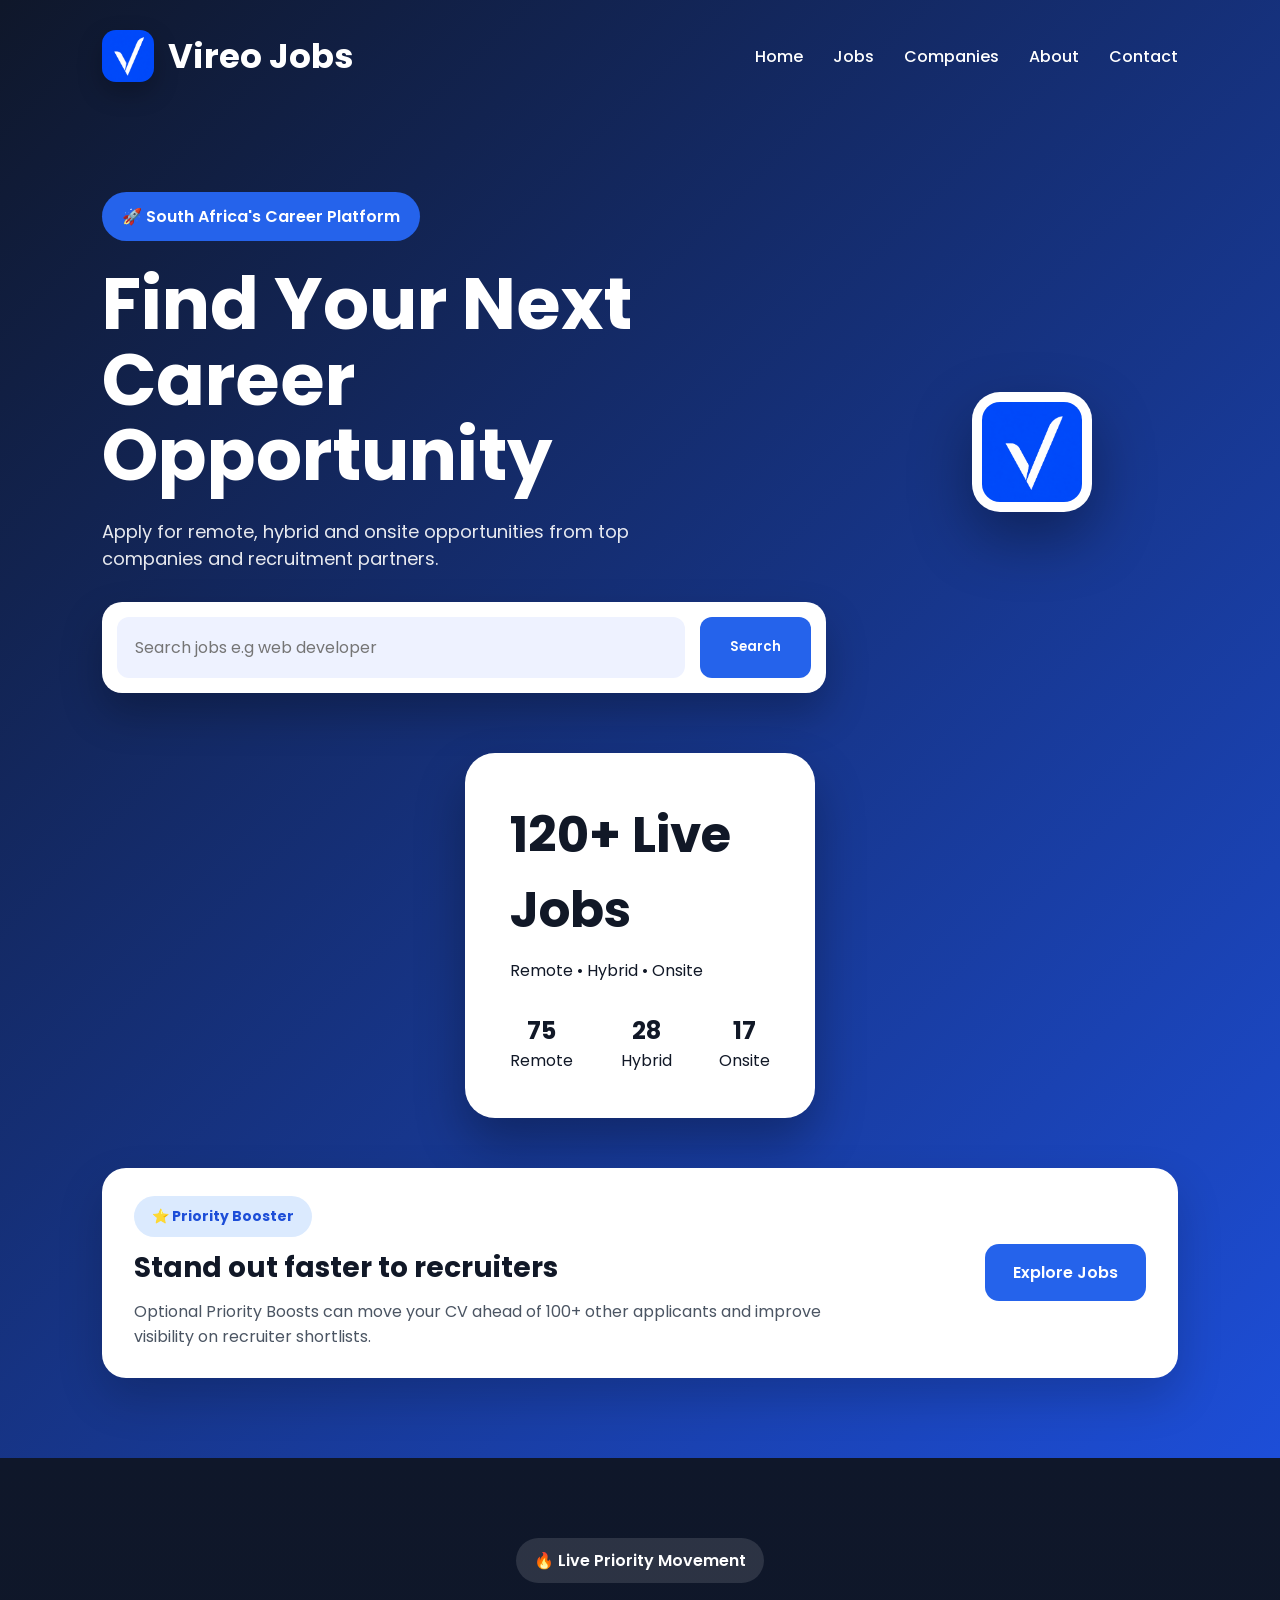
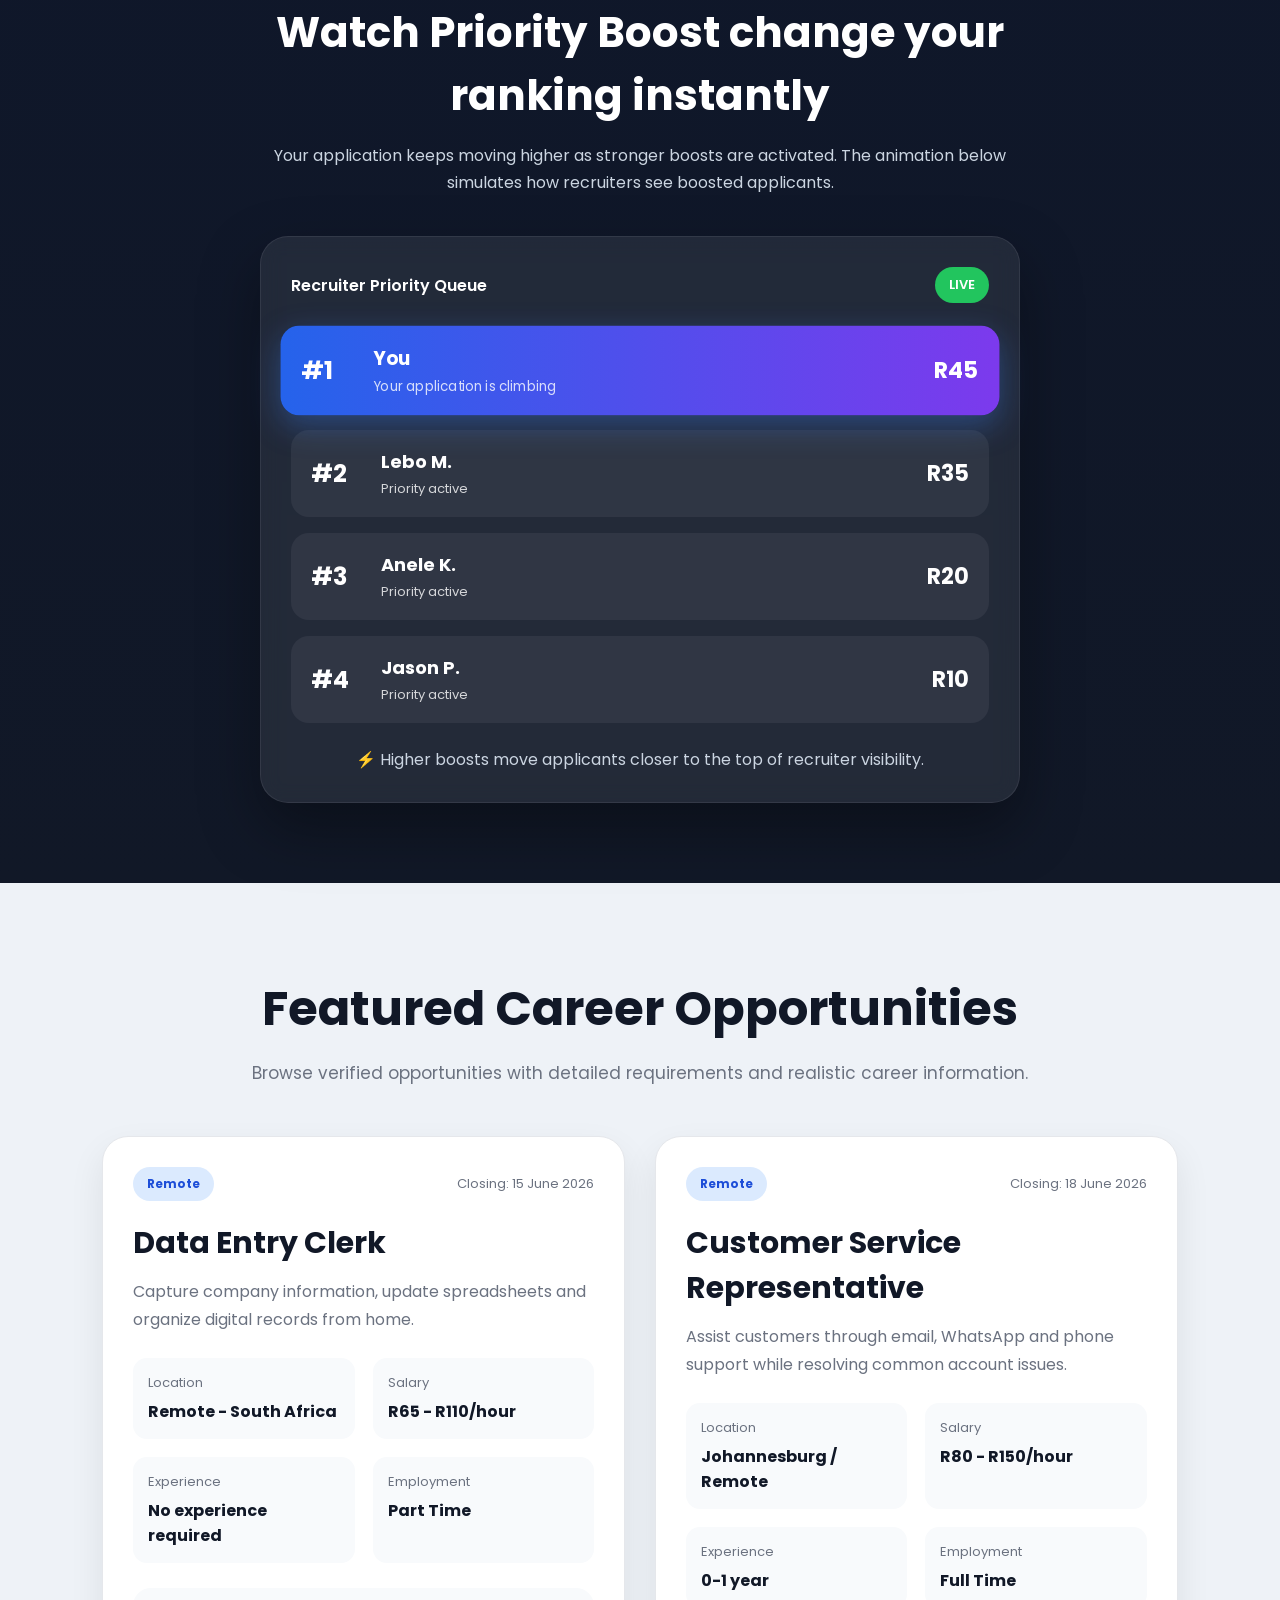
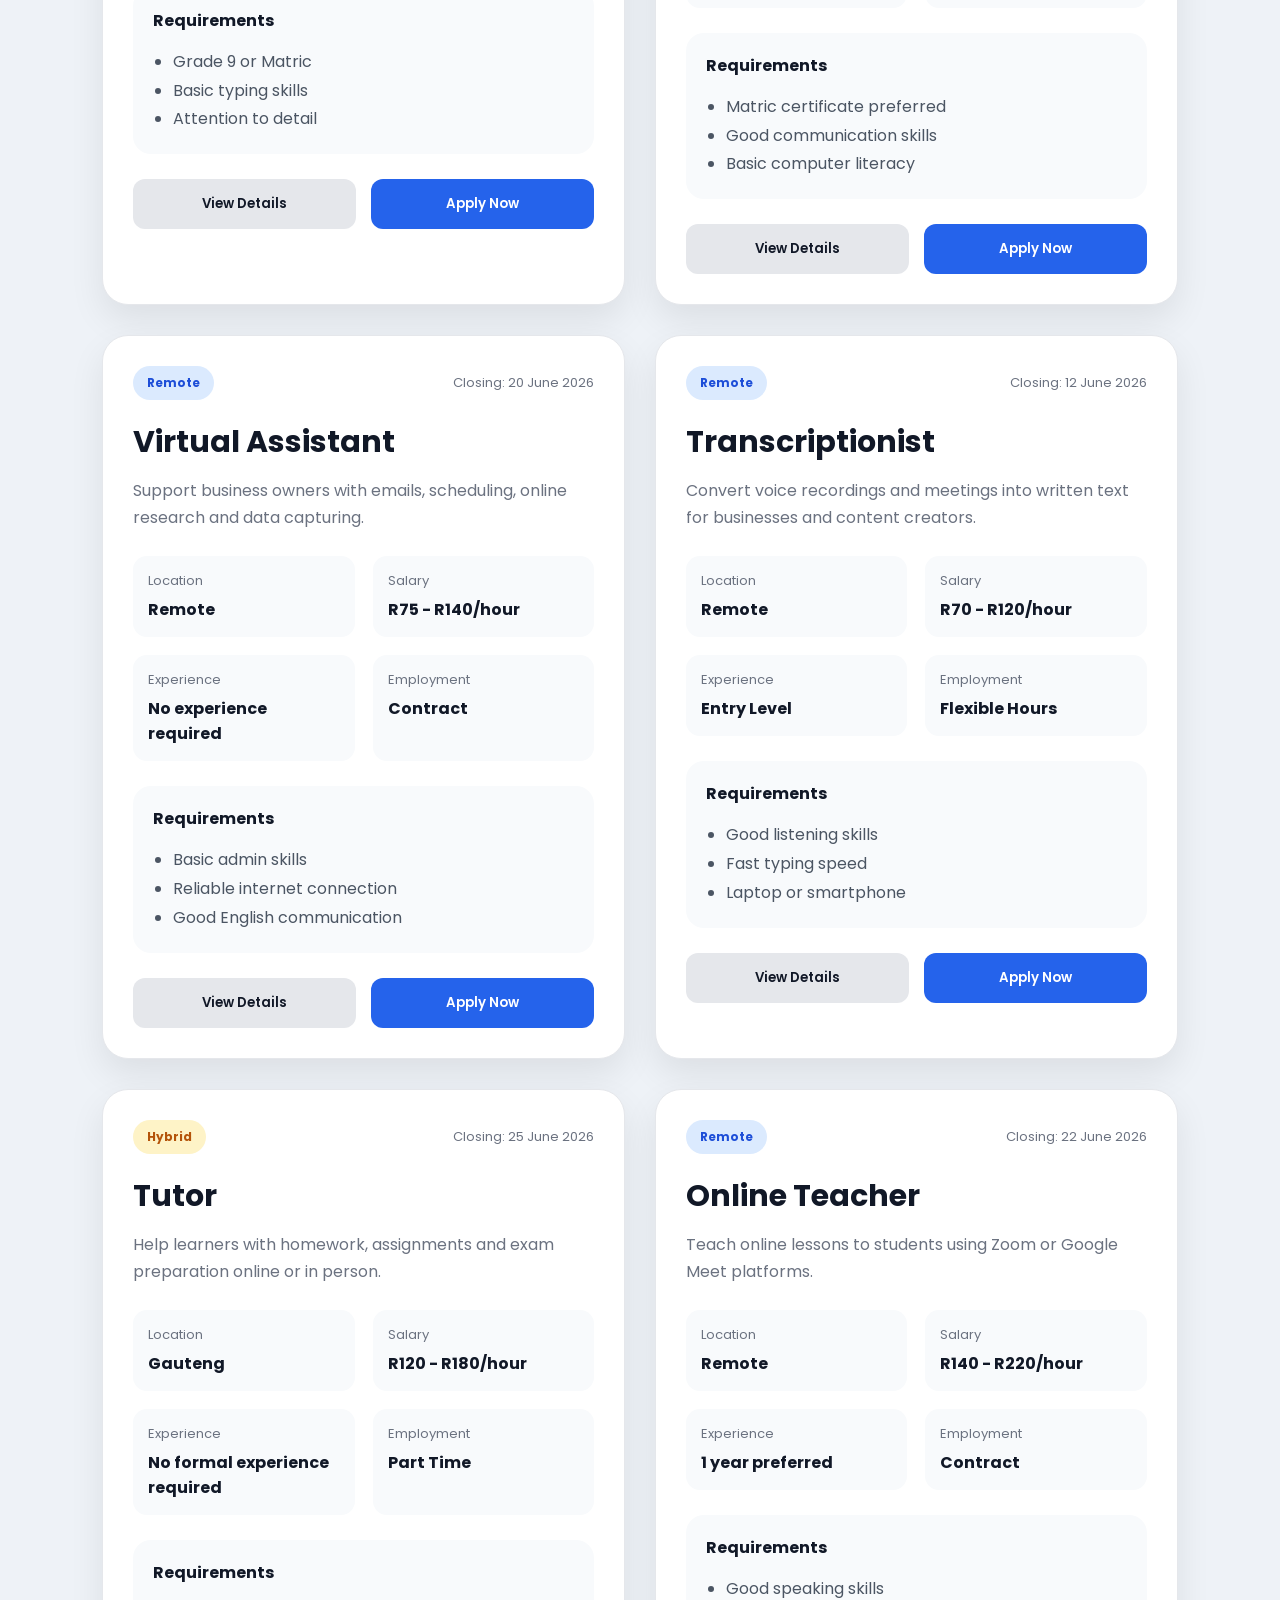
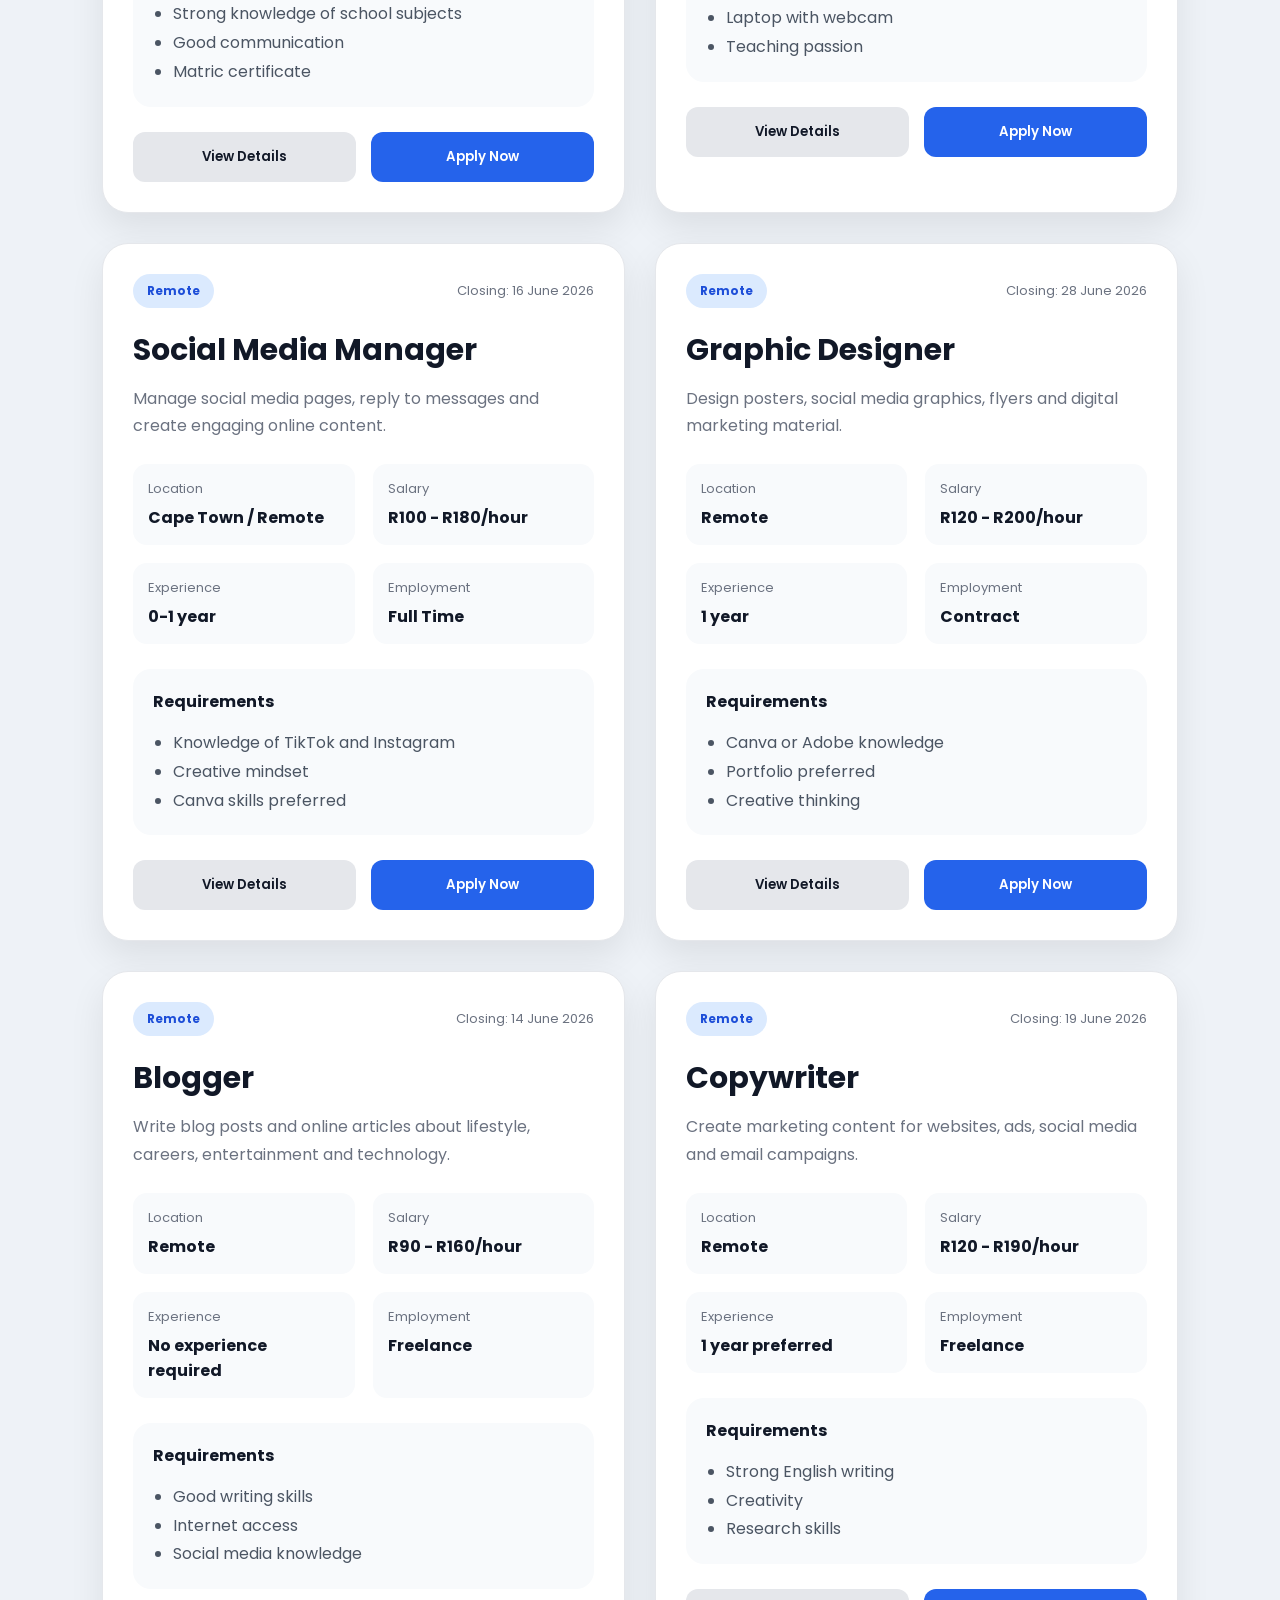
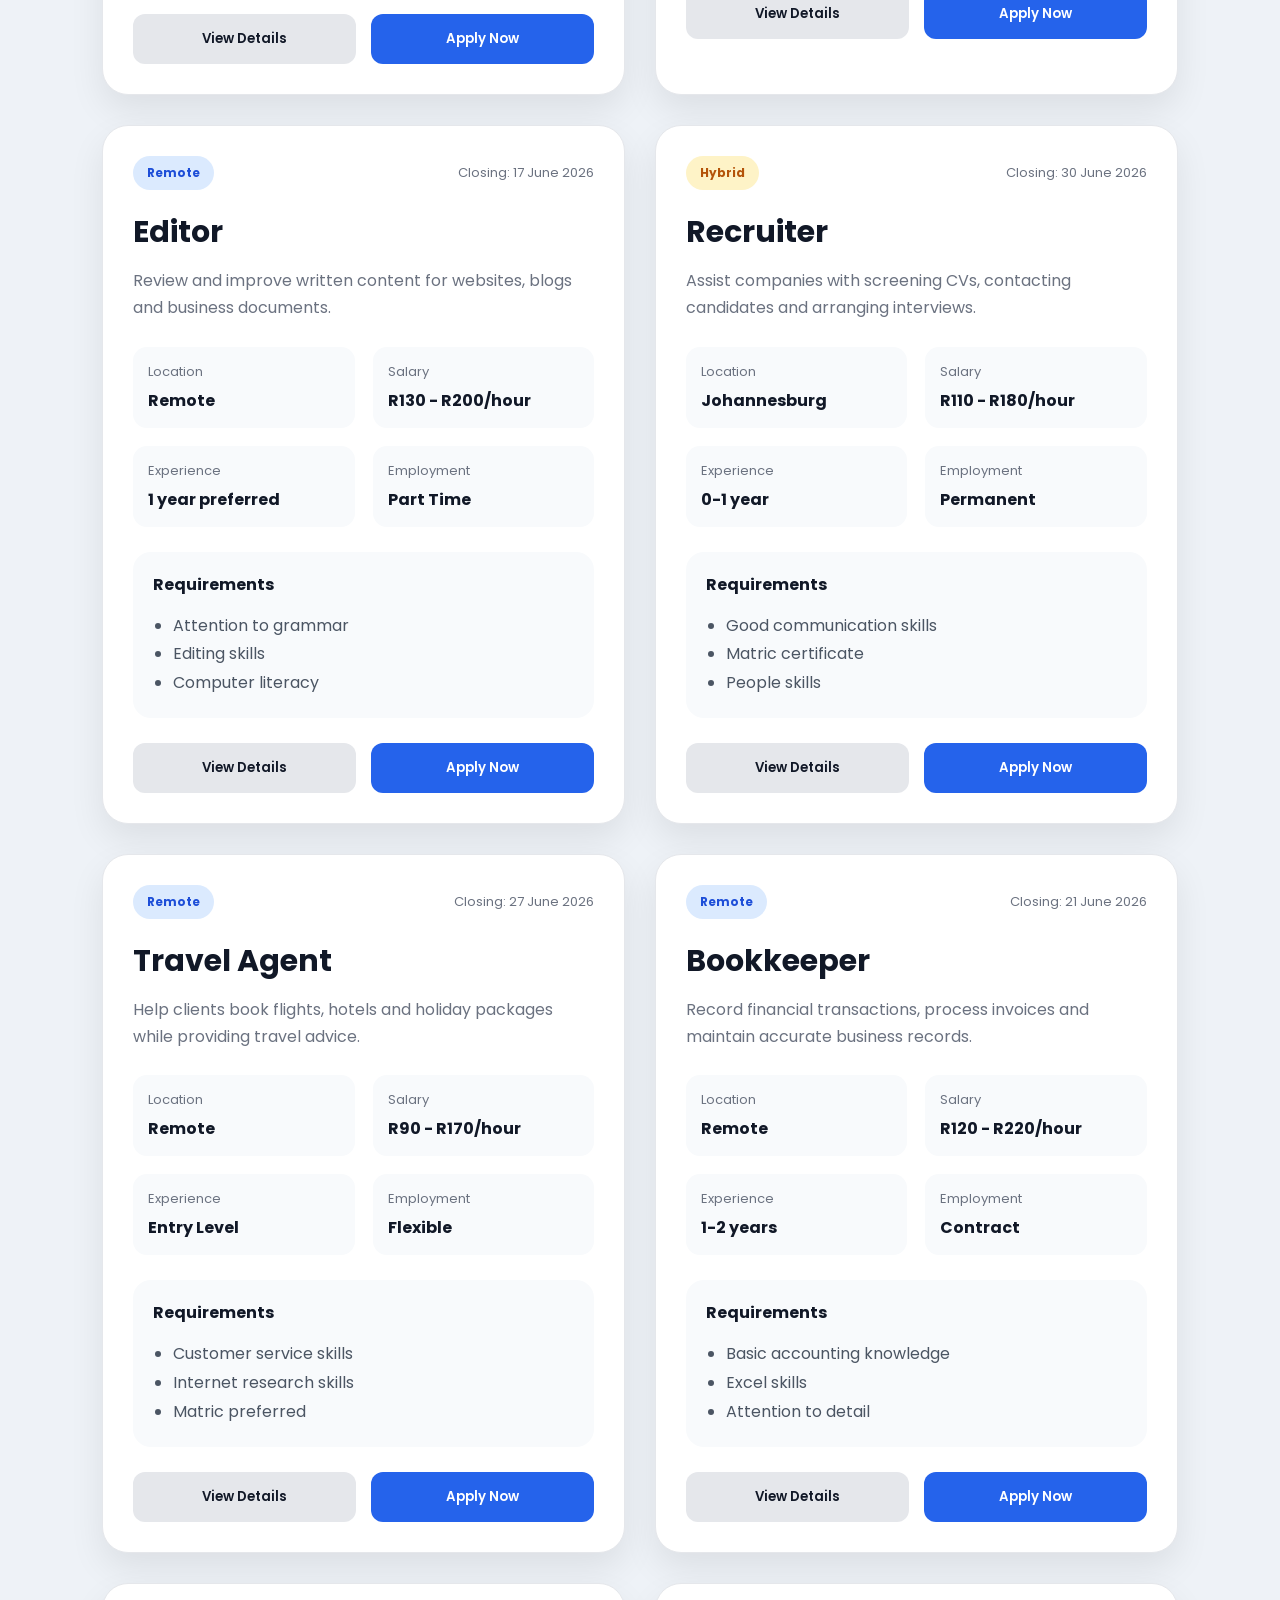
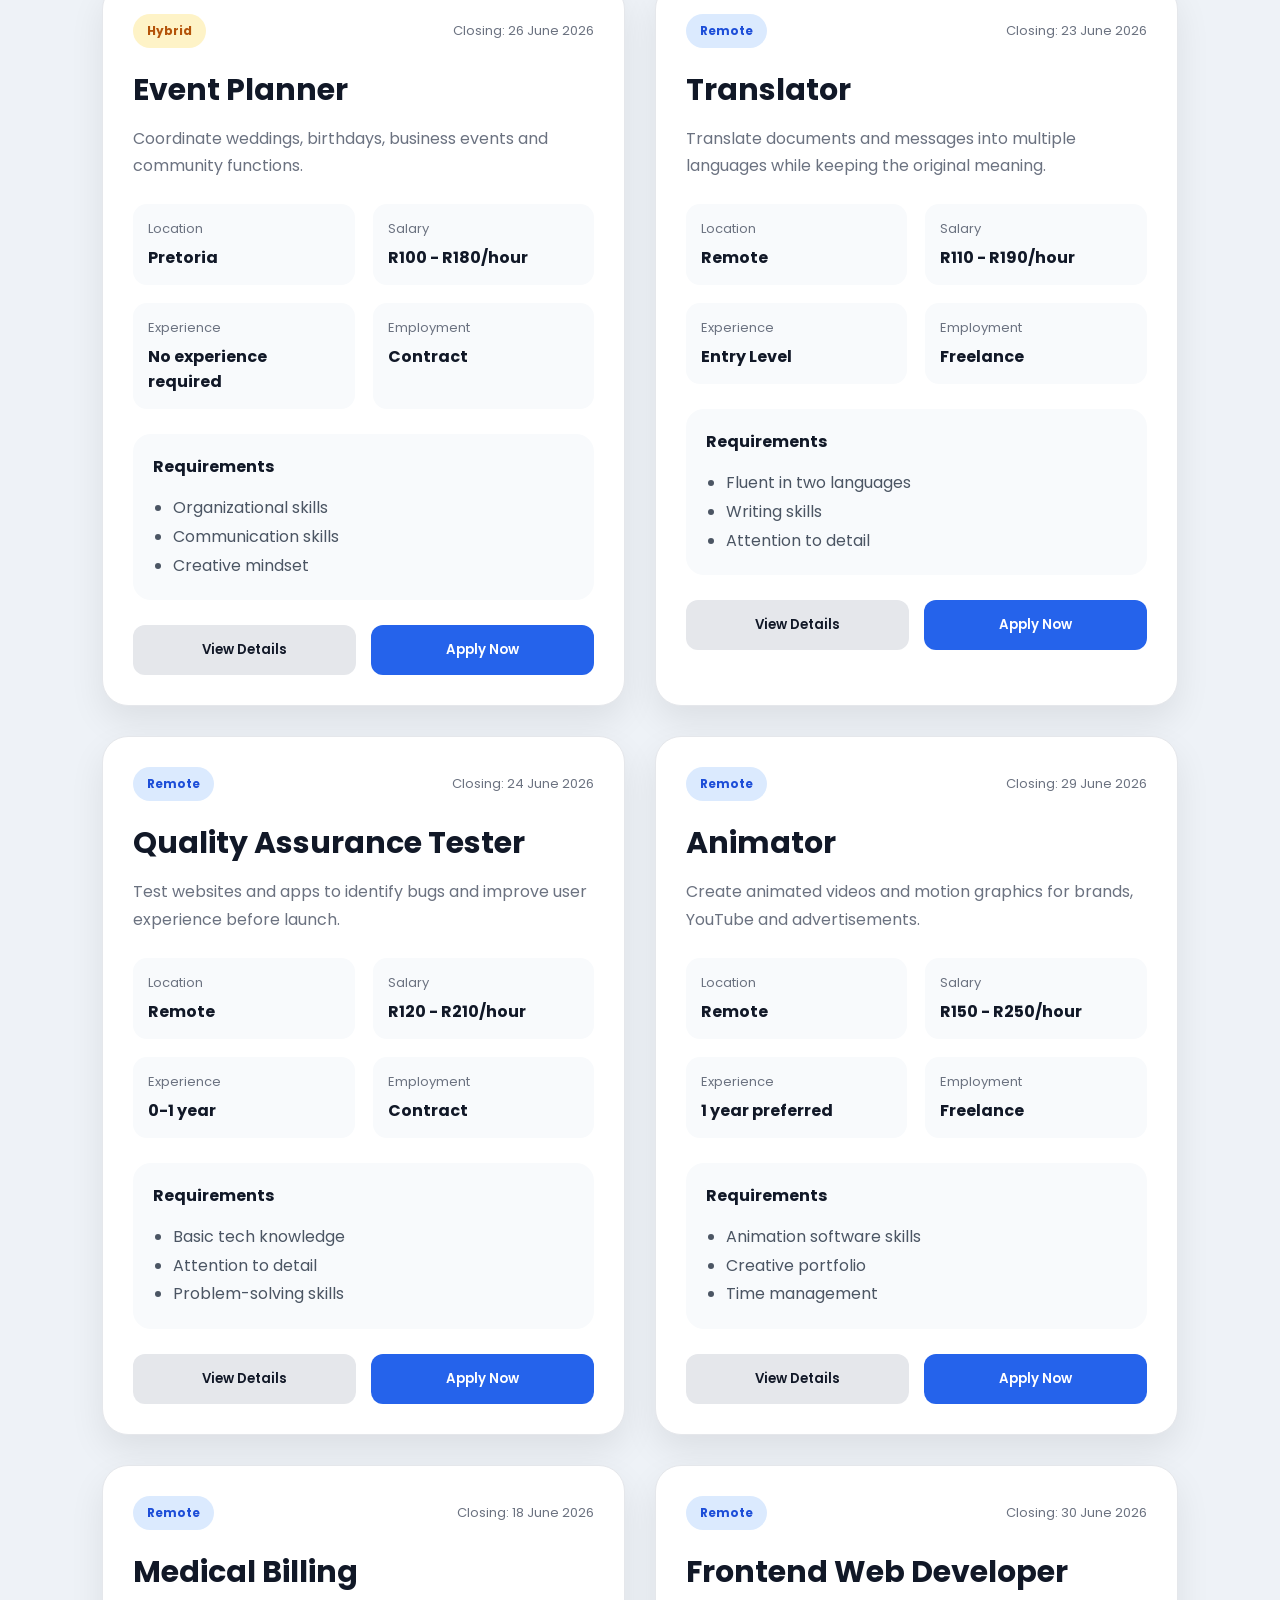
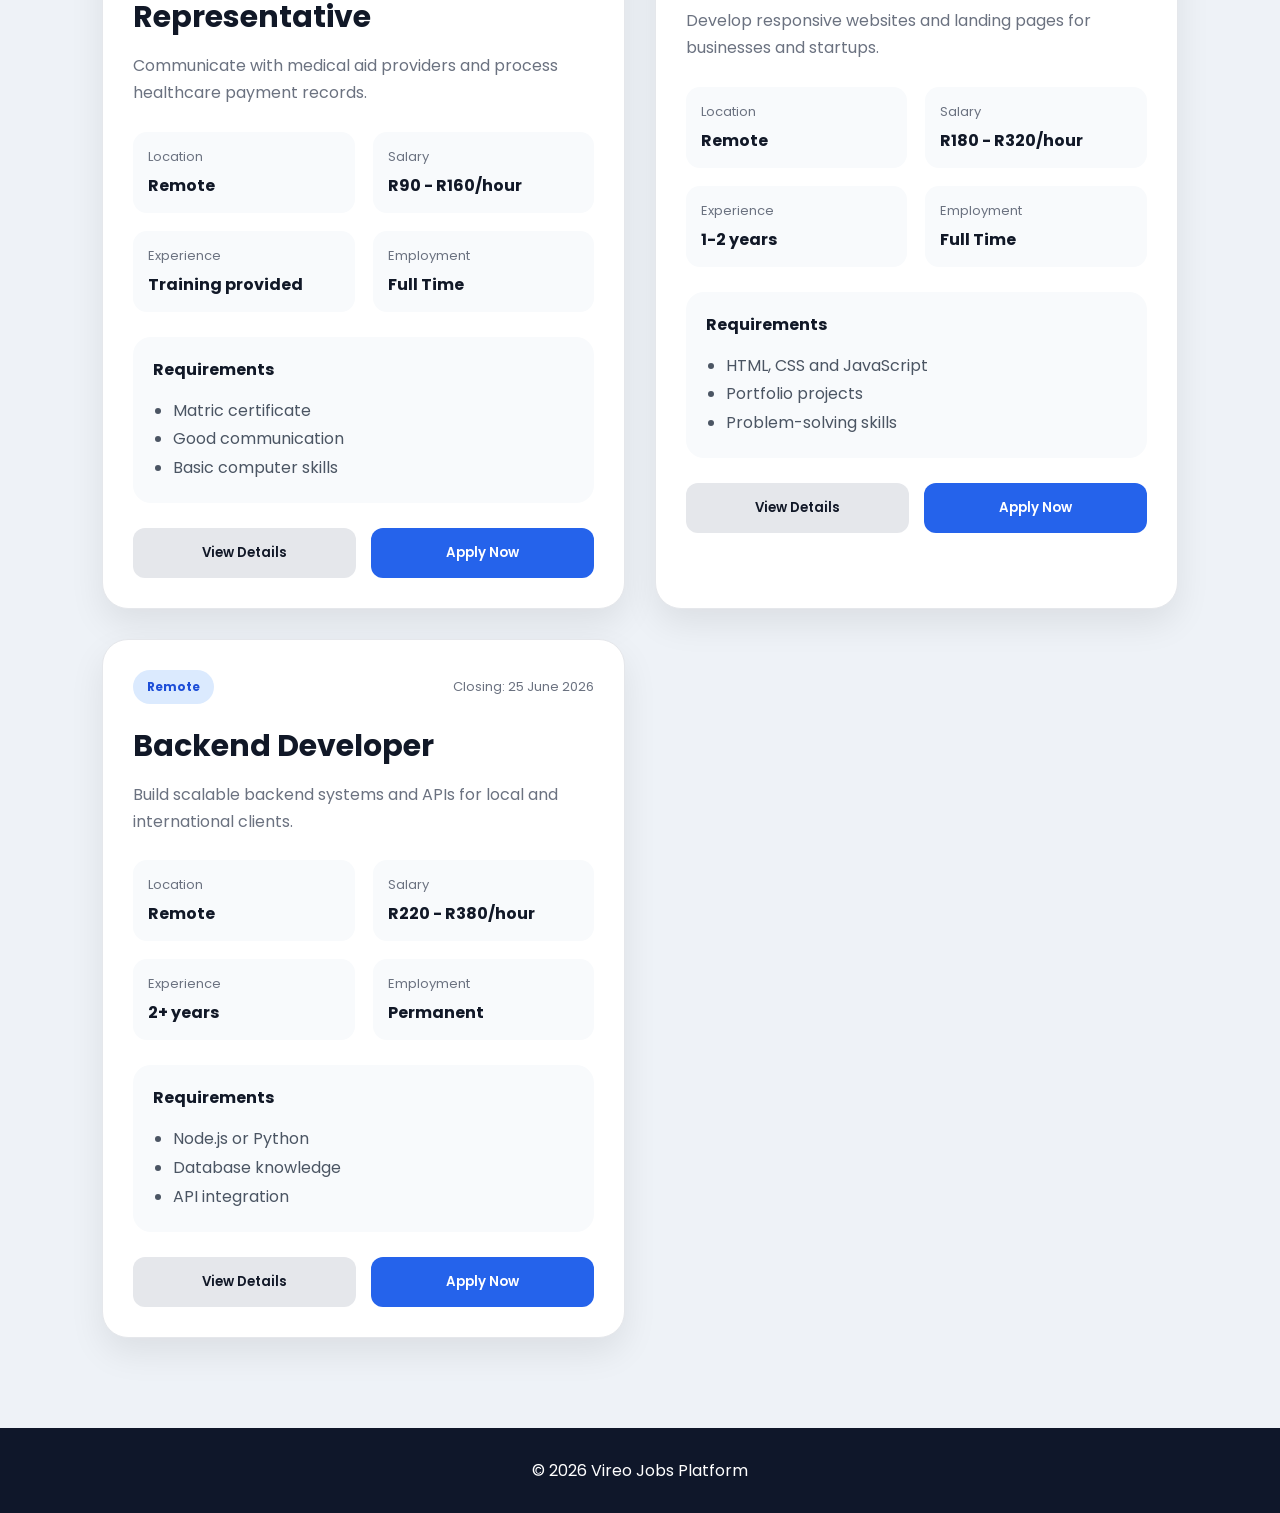
<file: remote_jobs_v2/index.html>
<!DOCTYPE html>
<html lang="en">
<head>
<meta charset="UTF-8">
<meta name="viewport" content="width=device-width, initial-scale=1.0">
<title>Vireo Jobs</title>
<link rel="stylesheet" href="style.css">
<link rel="preconnect" href="https://fonts.googleapis.com">
<link href="https://fonts.googleapis.com/css2?family=Poppins:wght@300;400;500;600;700&display=swap" rel="stylesheet">
</head>
<body>
<header class="hero">
<nav>

<div class="logo">
    <img src="vireo-logo.png" alt="Vireo Jobs Logo">
    <span>Vireo Jobs</span>
</div>

<ul>
<li><a href="#">Home</a></li>
<li><a href="#jobs">Jobs</a></li>
<li><a href="#">Companies</a></li>
<li><a href="#">About</a></li>
<li><a href="#">Contact</a></li>
</ul>
</nav>

<div class="hero-content">
<div class="hero-left">
<span class="tag">🚀 South Africa's Career Platform</span>
<h1>Find Your Next Career Opportunity</h1>
<p>Apply for remote, hybrid and onsite opportunities from top companies and recruitment partners.</p>

<div class="search-wrapper">
<div class="search-area">
<input type="text" id="searchInput" placeholder="Search jobs e.g web developer" autocomplete="off">
<button onclick="searchJobs()">Search</button>
</div>
<div class="suggestions" id="suggestions"></div>
</div>
</div>


<div class="hero-logo-showcase">
    <img src="vireo-logo.png" alt="Vireo Jobs">
</div>

<div class="hero-right">
<div class="floating-card">
<h3>120+ Live Jobs</h3>
<p>Remote • Hybrid • Onsite</p>
<div class="stats">
<div>
<strong>75</strong>
<span>Remote</span>
</div>
<div>
<strong>28</strong>
<span>Hybrid</span>
</div>
<div>
<strong>17</strong>
<span>Onsite</span>
</div>
</div>
</div>
</div>
</div>

<div class="priority-banner">
<div class="priority-content">
<span class="priority-pill">⭐ Priority Booster</span>
<h3>Stand out faster to recruiters</h3>
<p>Optional Priority Boosts can move your CV ahead of 100+ other applicants and improve visibility on recruiter shortlists.</p>
</div>
<a href="#jobs" class="priority-btn">Explore Jobs</a>
</div>

</header>

<section class="boost-live-demo">
<div class="boost-demo-header">
<span class="boost-tag">🔥 Live Priority Movement</span>
<h2>Watch Priority Boost change your ranking instantly</h2>
<p>Your application keeps moving higher as stronger boosts are activated. The animation below simulates how recruiters see boosted applicants.</p>
</div>

<div class="boost-board">
<div class="boost-board-top">
<span>Recruiter Priority Queue</span>
<span class="live-dot">LIVE</span>
</div>

<div id="priorityLeaderboard" class="priority-leaderboard"></div>

<div class="boost-footer-note">
⚡ Higher boosts move applicants closer to the top of recruiter visibility.
</div>
</div>
</section>

<section class="jobs-section" id="jobs">
<div class="section-top">
<h2>Featured Career Opportunities</h2>
<p>Browse verified opportunities with detailed requirements and realistic career information.</p>
</div>
<div class="jobs-grid" id="jobsContainer"></div>
</section>

<footer>
<p>© 2026 Vireo Jobs Platform</p>
</footer>

<div id="detailsModal" class="modal" style="display:none;position:fixed;z-index:9999;left:0;top:0;width:100%;height:100%;background:rgba(0,0,0,0.7);overflow:auto;">
<div class="modern-details-modal">
<span onclick="closeModal()" class="modern-close-btn">&times;</span>
<div id="modalContent"></div>
</div>
</div>



<div id="applyModal" class="modal" style="display:none;position:fixed;z-index:9999;left:0;top:0;width:100%;height:100%;background:rgba(0,0,0,0.7);overflow:auto;">
<div class="application-wrapper">
<span onclick="closeApplyModal()" class="close-btn">&times;</span>
<div id="applicationContent">
<h2>Apply for Position</h2>
<form class="application-form">
<div class="form-section">
<h3>CV Upload</h3>
<p>Add your CV to our database. We will review it and when a suitable role arises we will consider you for the position.</p>
<label>Upload CV</label>
<input type="file" accept=".pdf,.doc,.docx">
</div>

<div class="form-section">
<h3>Personal Details</h3>
<div class="form-grid">
<input type="text" placeholder="First Name*" required>
<input type="text" placeholder="Last Name*" required>
<input type="email" placeholder="Email*" required>
<select required>
<option value="">Select your gender*</option>
<option>Male</option>
<option>Female</option>
</select>
<select required>
<option value="">Select your nationality*</option>
<option>South African</option>
<option>Zimbabwean</option>
<option>Botswanan</option>
<option>Namibian</option>
<option>Mozambican</option>
<option>Zambian</option>
<option>Lesotho</option>
<option>Eswatini</option>
<option>Other</option>
</select>
<select required>
<option value="">Select your work eligibility*</option>
<option>South African Citizen</option>
<option>Permanent Resident</option>
<option>Work Permit Holder</option>
<option>Student Visa</option>
</select>
<input type="text" placeholder="ID Number*" required>
<input type="tel" placeholder="Phone*" required>
<input type="text" value="South Africa" readonly>
<input type="text" placeholder="Province/State*" required>
<input type="text" placeholder="City Name*" required>
<input type="text" placeholder="Post Code*" required>
<select required>
<option value="">Select your ethnicity*</option>
<option>African</option>
<option>Coloured</option>
<option>Asian</option>
<option>White</option>
<option>Other</option>
</select>
<div>
<label>Profile Photo</label>
<input type="file" accept="image/*">
</div>
</div>
</div>

<div class="form-section">
<h3>Additional Documents</h3>
<p>Add documents to your application.</p>
<div class="form-grid">
<select>
<option value="">Document Type</option>
<option>ID Document</option>
<option>Passport</option>
<option>Transcript</option>
<option>CV</option>
<option>Driver's License</option>
<option>Matric Certificate</option>
<option>Other</option>
</select>
<input type="file">
</div>
</div>

<div class="form-section">
<h3>Experience Summary</h3>
<div class="form-grid">
<input type="text" placeholder="Title">
<input type="text" placeholder="Company">
<div>
<label>From</label>
<input type="date">
</div>
<div>
<label>To</label>
<input type="date">
</div>
<label class="checkbox-label"><input type="checkbox"> I currently work here</label>
<textarea placeholder="Summary"></textarea>
</div>
</div>

<div class="form-section">
<h3>Education</h3>
<div class="form-grid">
<input type="text" placeholder="School">
<input type="text" placeholder="Field Of Study">
<div>
<label>From</label>
<input type="date">
</div>
<div>
<label>To</label>
<input type="date">
</div>
<label class="checkbox-label"><input type="checkbox"> Studies Incomplete</label>
<textarea placeholder="Summary"></textarea>
</div>
</div>

<div class="form-section">
<h3>Cover Letter</h3>
<textarea placeholder="Write your cover letter here..."></textarea>
<label class="checkbox-label"><input type="checkbox" required> I Accept Terms & Conditions</label>
<p class="terms">By submitting your application, you're accepting our terms and conditions.</p>

<div class="boost-section">
<h3>Boost your application (optional)</h3>
<p>Buy Priority Credits so your CV appears higher on the recruiter shortlist and gets noticed faster.</p>
<div class="leaderboard" id="leaderboard">
<div class="leader-row top"><span>1st Place - Sarah M.</span><strong>R100 Priority Credits</strong></div>
<div class="leader-row"><span>2nd Place - David K.</span><strong>R95 Priority Credits</strong></div>
<div class="leader-row"><span>3rd Place - Amanda T.</span><strong>R90 Priority Credits</strong></div>
<div class="leader-row"><span>4th Place - Brian N.</span><strong>R80 Priority Credits</strong></div>
<div class="leader-row"><span>5th Place - Lerato P.</span><strong>R70 Priority Credits</strong></div>
</div>
<div class="boost-box">
<p class="boost-tip" id="boostTip">Pay more than <strong>R100</strong> to move your CV to the top position.</p>
<div class="boost-controls">
<button type="button" onclick="decreaseBoost()">-</button>
<input type="number" id="boostAmount" value="105" min="0" oninput="updateBoostPreview()">
<button type="button" onclick="increaseBoost()">+</button>
</div>
<p class="boost-note">Higher Priority Credits increase your chances of being seen first by HR managers.</p>
</div>
</div>

<div class="payment-actions">

<button type="submit" class="submit-btn">
Submit Free Application
</button>

<form action="https://sandbox.payfast.co.za/eng/process" method="post" class="payfast-form">

<input type="hidden" name="merchant_id" value="10000100">
<input type="hidden" name="merchant_key" value="46f0cd694581a">

<input type="hidden" name="amount" id="payfastAmount" value="105.00">

<input type="hidden" name="item_name" value="Priority Job Boost">

<input type="hidden" name="return_url" value="https://YOURDOMAIN.co.za/success.html">

<input type="hidden" name="cancel_url" value="https://YOURDOMAIN.co.za/cancel.html">

<button type="submit" class="pay-btn">
⭐ Pay For Priority Position
</button>

</form>

</div>

</div>
</form>
</div>
</div>
</div>

<script>

const priorityScenarios = [
[
{name:"Lebo M.", amount:"R35", rank:1},
{name:"You", amount:"R20", rank:2},
{name:"Anele K.", amount:"R15", rank:3},
{name:"Jason P.", amount:"R10", rank:4}
],
[
{name:"You", amount:"R45", rank:1},
{name:"Lebo M.", amount:"R35", rank:2},
{name:"Anele K.", amount:"R20", rank:3},
{name:"Jason P.", amount:"R10", rank:4}
],
[
{name:"Lebo M.", amount:"R50", rank:1},
{name:"Anele K.", amount:"R40", rank:2},
{name:"You", amount:"R35", rank:3},
{name:"Jason P.", amount:"R15", rank:4}
],
[
{name:"Anele K.", amount:"R60", rank:1},
{name:"You", amount:"R55", rank:2},
{name:"Lebo M.", amount:"R30", rank:3},
{name:"Jason P.", amount:"R20", rank:4}
]
];

let scenarioIndex = 0;

function renderPriorityBoard(){
const container = document.getElementById("priorityLeaderboard");
if(!container) return;

const scenario = priorityScenarios[scenarioIndex];

container.innerHTML = scenario.map((person,index)=>`
<div class="priority-row ${person.name === 'You' ? 'you-row' : ''}">
<div class="priority-rank">#${index+1}</div>
<div class="priority-user">
<span class="priority-name">${person.name}</span>
<span class="priority-status">${person.name === 'You' ? 'Your application is climbing' : 'Priority active'}</span>
</div>
<div class="priority-amount">${person.amount}</div>
</div>
`).join('');

scenarioIndex = (scenarioIndex + 1) % priorityScenarios.length;
}

renderPriorityBoard();
setInterval(renderPriorityBoard, 2200);


const jobs = [
{title:'Data Entry Clerk',category:'Remote',location:'Remote - South Africa',salary:'R65 - R110/hour',type:'Part Time',experience:'No experience required',closing:'15 June 2026',requirements:['Grade 9 or Matric','Basic typing skills','Attention to detail'],description:'Capture company information, update spreadsheets and organize digital records from home.'},
{title:'Customer Service Representative',category:'Remote',location:'Johannesburg / Remote',salary:'R80 - R150/hour',type:'Full Time',experience:'0-1 year',closing:'18 June 2026',requirements:['Matric certificate preferred','Good communication skills','Basic computer literacy'],description:'Assist customers through email, WhatsApp and phone support while resolving common account issues.'},
{title:'Virtual Assistant',category:'Remote',location:'Remote',salary:'R75 - R140/hour',type:'Contract',experience:'No experience required',closing:'20 June 2026',requirements:['Basic admin skills','Reliable internet connection','Good English communication'],description:'Support business owners with emails, scheduling, online research and data capturing.'},
{title:'Transcriptionist',category:'Remote',location:'Remote',salary:'R70 - R120/hour',type:'Flexible Hours',experience:'Entry Level',closing:'12 June 2026',requirements:['Good listening skills','Fast typing speed','Laptop or smartphone'],description:'Convert voice recordings and meetings into written text for businesses and content creators.'},
{title:'Tutor',category:'Hybrid',location:'Gauteng',salary:'R120 - R180/hour',type:'Part Time',experience:'No formal experience required',closing:'25 June 2026',requirements:['Strong knowledge of school subjects','Good communication','Matric certificate'],description:'Help learners with homework, assignments and exam preparation online or in person.'},
{title:'Online Teacher',category:'Remote',location:'Remote',salary:'R140 - R220/hour',type:'Contract',experience:'1 year preferred',closing:'22 June 2026',requirements:['Good speaking skills','Laptop with webcam','Teaching passion'],description:'Teach online lessons to students using Zoom or Google Meet platforms.'},
{title:'Social Media Manager',category:'Remote',location:'Cape Town / Remote',salary:'R100 - R180/hour',type:'Full Time',experience:'0-1 year',closing:'16 June 2026',requirements:['Knowledge of TikTok and Instagram','Creative mindset','Canva skills preferred'],description:'Manage social media pages, reply to messages and create engaging online content.'},
{title:'Graphic Designer',category:'Remote',location:'Remote',salary:'R120 - R200/hour',type:'Contract',experience:'1 year',closing:'28 June 2026',requirements:['Canva or Adobe knowledge','Portfolio preferred','Creative thinking'],description:'Design posters, social media graphics, flyers and digital marketing material.'},
{title:'Blogger',category:'Remote',location:'Remote',salary:'R90 - R160/hour',type:'Freelance',experience:'No experience required',closing:'14 June 2026',requirements:['Good writing skills','Internet access','Social media knowledge'],description:'Write blog posts and online articles about lifestyle, careers, entertainment and technology.'},
{title:'Copywriter',category:'Remote',location:'Remote',salary:'R120 - R190/hour',type:'Freelance',experience:'1 year preferred',closing:'19 June 2026',requirements:['Strong English writing','Creativity','Research skills'],description:'Create marketing content for websites, ads, social media and email campaigns.'},
{title:'Editor',category:'Remote',location:'Remote',salary:'R130 - R200/hour',type:'Part Time',experience:'1 year preferred',closing:'17 June 2026',requirements:['Attention to grammar','Editing skills','Computer literacy'],description:'Review and improve written content for websites, blogs and business documents.'},
{title:'Recruiter',category:'Hybrid',location:'Johannesburg',salary:'R110 - R180/hour',type:'Permanent',experience:'0-1 year',closing:'30 June 2026',requirements:['Good communication skills','Matric certificate','People skills'],description:'Assist companies with screening CVs, contacting candidates and arranging interviews.'},
{title:'Travel Agent',category:'Remote',location:'Remote',salary:'R90 - R170/hour',type:'Flexible',experience:'Entry Level',closing:'27 June 2026',requirements:['Customer service skills','Internet research skills','Matric preferred'],description:'Help clients book flights, hotels and holiday packages while providing travel advice.'},
{title:'Bookkeeper',category:'Remote',location:'Remote',salary:'R120 - R220/hour',type:'Contract',experience:'1-2 years',closing:'21 June 2026',requirements:['Basic accounting knowledge','Excel skills','Attention to detail'],description:'Record financial transactions, process invoices and maintain accurate business records.'},
{title:'Event Planner',category:'Hybrid',location:'Pretoria',salary:'R100 - R180/hour',type:'Contract',experience:'No experience required',closing:'26 June 2026',requirements:['Organizational skills','Communication skills','Creative mindset'],description:'Coordinate weddings, birthdays, business events and community functions.'},
{title:'Translator',category:'Remote',location:'Remote',salary:'R110 - R190/hour',type:'Freelance',experience:'Entry Level',closing:'23 June 2026',requirements:['Fluent in two languages','Writing skills','Attention to detail'],description:'Translate documents and messages into multiple languages while keeping the original meaning.'},
{title:'Quality Assurance Tester',category:'Remote',location:'Remote',salary:'R120 - R210/hour',type:'Contract',experience:'0-1 year',closing:'24 June 2026',requirements:['Basic tech knowledge','Attention to detail','Problem-solving skills'],description:'Test websites and apps to identify bugs and improve user experience before launch.'},
{title:'Animator',category:'Remote',location:'Remote',salary:'R150 - R250/hour',type:'Freelance',experience:'1 year preferred',closing:'29 June 2026',requirements:['Animation software skills','Creative portfolio','Time management'],description:'Create animated videos and motion graphics for brands, YouTube and advertisements.'},
{title:'Medical Billing Representative',category:'Remote',location:'Remote',salary:'R90 - R160/hour',type:'Full Time',experience:'Training provided',closing:'18 June 2026',requirements:['Matric certificate','Good communication','Basic computer skills'],description:'Communicate with medical aid providers and process healthcare payment records.'},
{title:'Frontend Web Developer',category:'Remote',location:'Remote',salary:'R180 - R320/hour',type:'Full Time',experience:'1-2 years',closing:'30 June 2026',requirements:['HTML, CSS and JavaScript','Portfolio projects','Problem-solving skills'],description:'Develop responsive websites and landing pages for businesses and startups.'},
{title:'Backend Developer',category:'Remote',location:'Remote',salary:'R220 - R380/hour',type:'Permanent',experience:'2+ years',closing:'25 June 2026',requirements:['Node.js or Python','Database knowledge','API integration'],description:'Build scalable backend systems and APIs for local and international clients.'}
];


const boostData = {
"Frontend Web Developer": {topAmount:120, defaultValue:125, leaders:[['1st Place','Jason R.','R120 Priority Credits'],['2nd Place','Naledi P.','R115 Priority Credits'],['3rd Place','Chris V.','R108 Priority Credits'],['4th Place','Emma T.','R96 Priority Credits'],['5th Place','Musa K.','R88 Priority Credits']]},
"Backend Developer": {topAmount:135, defaultValue:140, leaders:[['1st Place','Kevin L.','R135 Priority Credits'],['2nd Place','Sibongile N.','R128 Priority Credits'],['3rd Place','Andre M.','R122 Priority Credits'],['4th Place','Liam B.','R110 Priority Credits'],['5th Place','Faith R.','R102 Priority Credits']]},
"Virtual Assistant": {topAmount:90, defaultValue:95, leaders:[['1st Place','Olivia C.','R90 Priority Credits'],['2nd Place','Palesa D.','R86 Priority Credits'],['3rd Place','Nico S.','R82 Priority Credits'],['4th Place','Ayanda J.','R76 Priority Credits'],['5th Place','Rethabile M.','R70 Priority Credits']]},
"Graphic Designer": {topAmount:110, defaultValue:115, leaders:[['1st Place','Kayla Z.','R110 Priority Credits'],['2nd Place','Mpho L.','R105 Priority Credits'],['3rd Place','Dylan H.','R99 Priority Credits'],['4th Place','Tumi P.','R92 Priority Credits'],['5th Place','Aiden G.','R84 Priority Credits']]},
"Data Entry Clerk": {topAmount:85, defaultValue:90, leaders:[['1st Place','Zanele T.','R85 Priority Credits'],['2nd Place','Richard N.','R80 Priority Credits'],['3rd Place','Leah W.','R78 Priority Credits'],['4th Place','Bongani F.','R72 Priority Credits'],['5th Place','Cindy M.','R65 Priority Credits']]},
"Call Centre Agent": {topAmount:95, defaultValue:100, leaders:[['1st Place','Jerome A.','R95 Priority Credits'],['2nd Place','Lerato S.','R90 Priority Credits'],['3rd Place','Nicole P.','R86 Priority Credits'],['4th Place','Trevor K.','R82 Priority Credits'],['5th Place','Yanga D.','R75 Priority Credits']]},
"Administrative Clerk": {topAmount:88, defaultValue:93, leaders:[['1st Place','Bianca L.','R88 Priority Credits'],['2nd Place','Sizwe M.','R84 Priority Credits'],['3rd Place','Karabo T.','R80 Priority Credits'],['4th Place','Nadia C.','R74 Priority Credits'],['5th Place','Tshepo R.','R68 Priority Credits']]},
"IT Support Technician": {topAmount:118, defaultValue:123, leaders:[['1st Place','Akhona P.','R118 Priority Credits'],['2nd Place','Megan H.','R112 Priority Credits'],['3rd Place','Victor S.','R107 Priority Credits'],['4th Place','Ruan D.','R98 Priority Credits'],['5th Place','Khumo L.','R91 Priority Credits']]},
"Social Media Manager": {topAmount:105, defaultValue:110, leaders:[['1st Place','Chelsea B.','R105 Priority Credits'],['2nd Place','Okuhle N.','R101 Priority Credits'],['3rd Place','Brandon T.','R96 Priority Credits'],['4th Place','Lindo G.','R90 Priority Credits'],['5th Place','Amy F.','R82 Priority Credits']]},
"Mine General Worker": {topAmount:92, defaultValue:97, leaders:[['1st Place','Patrick R.','R92 Priority Credits'],['2nd Place','Themba K.','R89 Priority Credits'],['3rd Place','John V.','R84 Priority Credits'],['4th Place','Sello M.','R78 Priority Credits'],['5th Place','Mandla P.','R72 Priority Credits']]},
"Mine Safety Assistant": {topAmount:98, defaultValue:103, leaders:[['1st Place','Brian T.','R98 Priority Credits'],['2nd Place','Kgaugelo S.','R93 Priority Credits'],['3rd Place','Elton M.','R88 Priority Credits'],['4th Place','Nompumelelo D.','R82 Priority Credits'],['5th Place','Calvin R.','R76 Priority Credits']]},
"Truck Driver": {topAmount:102, defaultValue:107, leaders:[['1st Place','Samuel H.','R102 Priority Credits'],['2nd Place','Vusi P.','R98 Priority Credits'],['3rd Place','Thato L.','R94 Priority Credits'],['4th Place','Morne J.','R88 Priority Credits'],['5th Place','Edwin C.','R80 Priority Credits']]},
"Retail Cashier": {topAmount:75, defaultValue:80, leaders:[['1st Place','Kelly M.','R75 Priority Credits'],['2nd Place','Anathi R.','R72 Priority Credits'],['3rd Place','Peter N.','R69 Priority Credits'],['4th Place','Chloe S.','R64 Priority Credits'],['5th Place','Refilwe T.','R58 Priority Credits']]},
"Warehouse Assistant": {topAmount:82, defaultValue:87, leaders:[['1st Place','Marius D.','R82 Priority Credits'],['2nd Place','Andiswa P.','R78 Priority Credits'],['3rd Place','Gift L.','R74 Priority Credits'],['4th Place','Rochelle B.','R68 Priority Credits'],['5th Place','Isaac M.','R62 Priority Credits']]},
"Security Guard": {topAmount:87, defaultValue:92, leaders:[['1st Place','Dumisani K.','R87 Priority Credits'],['2nd Place','Craig V.','R83 Priority Credits'],['3rd Place','Asanda P.','R79 Priority Credits'],['4th Place','Johan M.','R74 Priority Credits'],['5th Place','Pretty L.','R67 Priority Credits']]},
"Receptionist": {topAmount:93, defaultValue:98, leaders:[['1st Place','Natasha F.','R93 Priority Credits'],['2nd Place','Mvelo S.','R89 Priority Credits'],['3rd Place','Carmen D.','R85 Priority Credits'],['4th Place','Siphesihle T.','R80 Priority Credits'],['5th Place','Lauren P.','R72 Priority Credits']]},
"Junior Accountant": {topAmount:112, defaultValue:117, leaders:[['1st Place','Gerald M.','R112 Priority Credits'],['2nd Place','Boitumelo R.','R108 Priority Credits'],['3rd Place','Shane K.','R102 Priority Credits'],['4th Place','Keitumetse P.','R96 Priority Credits'],['5th Place','Yolanda C.','R88 Priority Credits']]},
"SEO Specialist": {topAmount:108, defaultValue:113, leaders:[['1st Place','Alicia N.','R108 Priority Credits'],['2nd Place','Jared T.','R104 Priority Credits'],['3rd Place','Luthando M.','R98 Priority Credits'],['4th Place','Devon S.','R92 Priority Credits'],['5th Place','Mia R.','R86 Priority Credits']]},
"Cybersecurity Analyst": {topAmount:145, defaultValue:150, leaders:[['1st Place','Warren K.','R145 Priority Credits'],['2nd Place','Onke P.','R138 Priority Credits'],['3rd Place','Daniel H.','R132 Priority Credits'],['4th Place','Nokuthula M.','R124 Priority Credits'],['5th Place','Tyrone B.','R116 Priority Credits']]},
"Electrician Assistant": {topAmount:91, defaultValue:96, leaders:[['1st Place','Sipho Z.','R91 Priority Credits'],['2nd Place','Martin L.','R87 Priority Credits'],['3rd Place','Puseletso K.','R82 Priority Credits'],['4th Place','Clinton R.','R76 Priority Credits'],['5th Place','Bulelwa T.','R70 Priority Credits']]},

"Customer Service Representative": {topAmount:97, defaultValue:102, leaders:[['1st Place','Nadine R.','R97 Priority Credits'],['2nd Place','Tshepo K.','R92 Priority Credits'],['3rd Place','Melissa J.','R88 Priority Credits'],['4th Place','Luyanda P.','R83 Priority Credits'],['5th Place','Gareth M.','R76 Priority Credits']]},
"Transcriptionist": {topAmount:84, defaultValue:89, leaders:[['1st Place','Hannah C.','R84 Priority Credits'],['2nd Place','Banele S.','R80 Priority Credits'],['3rd Place','Irene T.','R76 Priority Credits'],['4th Place','Kagiso L.','R70 Priority Credits'],['5th Place','Megan V.','R64 Priority Credits']]},
"Tutor": {topAmount:108, defaultValue:113, leaders:[['1st Place','Rachel P.','R108 Priority Credits'],['2nd Place','Ofentse M.','R104 Priority Credits'],['3rd Place','Daniel H.','R99 Priority Credits'],['4th Place','Zinzi K.','R93 Priority Credits'],['5th Place','Caleb N.','R87 Priority Credits']]},
"Online Teacher": {topAmount:112, defaultValue:117, leaders:[['1st Place','Nomvula D.','R112 Priority Credits'],['2nd Place','Jason T.','R108 Priority Credits'],['3rd Place','Keitumetse R.','R102 Priority Credits'],['4th Place','Abigail S.','R96 Priority Credits'],['5th Place','Prince M.','R90 Priority Credits']]},
"Blogger": {topAmount:79, defaultValue:84, leaders:[['1st Place','Courtney L.','R79 Priority Credits'],['2nd Place','Sinethemba P.','R75 Priority Credits'],['3rd Place','Warren K.','R71 Priority Credits'],['4th Place','Aphiwe N.','R66 Priority Credits'],['5th Place','Janine B.','R60 Priority Credits']]},
"Copywriter": {topAmount:101, defaultValue:106, leaders:[['1st Place','Lucia F.','R101 Priority Credits'],['2nd Place','Mpho R.','R96 Priority Credits'],['3rd Place','Trey S.','R91 Priority Credits'],['4th Place','Boitumelo T.','R86 Priority Credits'],['5th Place','Riley D.','R80 Priority Credits']]},
"Editor": {topAmount:94, defaultValue:99, leaders:[['1st Place','Farah M.','R94 Priority Credits'],['2nd Place','Dineo K.','R90 Priority Credits'],['3rd Place','Ethan V.','R86 Priority Credits'],['4th Place','Samantha G.','R81 Priority Credits'],['5th Place','Brett N.','R74 Priority Credits']]},
"Recruiter": {topAmount:116, defaultValue:121, leaders:[['1st Place','Taryn P.','R116 Priority Credits'],['2nd Place','Mandla H.','R111 Priority Credits'],['3rd Place','Chelsea R.','R106 Priority Credits'],['4th Place','Yusuf A.','R98 Priority Credits'],['5th Place','Retha S.','R91 Priority Credits']]},
"Travel Agent": {topAmount:89, defaultValue:94, leaders:[['1st Place','Kiara D.','R89 Priority Credits'],['2nd Place','Sibusiso L.','R85 Priority Credits'],['3rd Place','Tammy V.','R81 Priority Credits'],['4th Place','Lethabo P.','R76 Priority Credits'],['5th Place','Dylan C.','R70 Priority Credits']]},
"Bookkeeper": {topAmount:99, defaultValue:104, leaders:[['1st Place','Heidi T.','R99 Priority Credits'],['2nd Place','Vuyani M.','R95 Priority Credits'],['3rd Place','Clarissa J.','R90 Priority Credits'],['4th Place','Neo K.','R84 Priority Credits'],['5th Place','Stefan B.','R78 Priority Credits']]},
"Event Planner": {topAmount:91, defaultValue:96, leaders:[['1st Place','Roxanne P.','R91 Priority Credits'],['2nd Place','Anele T.','R87 Priority Credits'],['3rd Place','Jordan M.','R83 Priority Credits'],['4th Place','Nokuthula R.','R78 Priority Credits'],['5th Place','Glen S.','R72 Priority Credits']]},
"Translator": {topAmount:96, defaultValue:101, leaders:[['1st Place','Yolanda K.','R96 Priority Credits'],['2nd Place','Pieter N.','R92 Priority Credits'],['3rd Place','Mariam A.','R88 Priority Credits'],['4th Place','Katlego D.','R82 Priority Credits'],['5th Place','Alicia F.','R76 Priority Credits']]},
"Quality Assurance Tester": {topAmount:107, defaultValue:112, leaders:[['1st Place','Brandon C.','R107 Priority Credits'],['2nd Place','Londiwe P.','R103 Priority Credits'],['3rd Place','Eugene M.','R98 Priority Credits'],['4th Place','Nicole T.','R92 Priority Credits'],['5th Place','Shaun R.','R86 Priority Credits']]},
"Animator": {topAmount:104, defaultValue:109, leaders:[['1st Place','Tiffany L.','R104 Priority Credits'],['2nd Place','Khaya S.','R100 Priority Credits'],['3rd Place','Devon P.','R95 Priority Credits'],['4th Place','Nadia R.','R89 Priority Credits'],['5th Place','Liam T.','R83 Priority Credits']]},
"Medical Billing Representative": {topAmount:109, defaultValue:114, leaders:[['1st Place','Vanessa M.','R109 Priority Credits'],['2nd Place','Tumelo K.','R105 Priority Credits'],['3rd Place','Shane D.','R100 Priority Credits'],['4th Place','Belinda P.','R94 Priority Credits'],['5th Place','Colin J.','R88 Priority Credits']]},

};

let currentBoostData = null;
let currentPreviewRank = 3;

function getPreviewRank(amount, leaders){
 let rank = leaders.findIndex(person => amount > person.amount) + 1;
 if(rank === 0) rank = leaders.length + 1;
 return Math.min(rank,5);
}

function renderLeaderboard(previewAmount = null, animateDirection = 'up'){
 const leaderboard = document.getElementById('leaderboard');
 if(!currentBoostData || !leaderboard) return;
 
 const leaders = currentBoostData.leaders.map((leader,index)=>({
  name:leader[1],
  amount:parseInt(leader[2].match(/\d+/)[0]),
  preview:false
 }));

 if(previewAmount && previewAmount > 0){
   const rank = getPreviewRank(previewAmount, leaders);
   currentPreviewRank = rank;
   leaders.splice(rank - 1, 0, {
      name:'You',
      amount:previewAmount,
      preview:true
   });
   leaders.splice(5);
 }
 
 const suffix = ['1st Place','2nd Place','3rd Place','4th Place','5th Place'];
 
 leaderboard.innerHTML = leaders.map((leader,index)=>{
  const moveClass = leader.preview
    ? (animateDirection === 'up' ? 'move-up' : animateDirection === 'down' ? 'move-down' : 'preview-row')
    : 'fade-move';

  const crown = index === 0 ? '👑' : index === 1 ? '🔥' : index === 2 ? '⚡' : '✨';

  return `
   <div class="leader-row ${index===0 ? 'top' : ''} ${leader.preview ? 'preview-row' : ''} ${moveClass}">
      <div class="leader-user">
        <div class="leader-rank">${crown}</div>
        <div>
          <span>${suffix[index]}</span>
          <h4>${leader.name}</h4>
        </div>
      </div>
      <strong>R${leader.amount}</strong>
   </div>`;
 }).join('');
}

function updateBoostPreview(direction = 'neutral'){
 const amount = parseInt(document.getElementById('boostAmount').value || 0);
 renderLeaderboard(amount, direction);
}

function updateBoostSection(jobTitle){
 currentBoostData = boostData[jobTitle];
 if(!currentBoostData) return;
 const thirdPlaceAmount = parseInt(currentBoostData.leaders[2][2].match(/\d+/)[0]);
 document.getElementById('boostTip').innerHTML = `Increase your Priority Credits to climb higher on the recruiter leaderboard in real time.`;
 document.getElementById('boostAmount').value = thirdPlaceAmount;
 renderLeaderboard(thirdPlaceAmount, 'neutral');
}

function getBadgeClass(category){
return category.toLowerCase();
}

function displayJobs(filteredJobs){
const container = document.getElementById('jobsContainer');
container.innerHTML='';

if(filteredJobs.length===0){
container.innerHTML='<h3>No jobs found.</h3>';
return;
}

filteredJobs.forEach(job=>{
const requirements = job.requirements.map(req => `<li>${req}</li>`).join('');

container.innerHTML += `
<div class="job-card">
<div class="card-top">
<span class="badge ${getBadgeClass(job.category)}">${job.category}</span>
<span class="closing">Closing: ${job.closing}</span>
</div>

<h3>${job.title}</h3>
<p class="job-desc">${job.description}</p>

<div class="job-info">
<div><span>Location</span><strong>${job.location}</strong></div>
<div><span>Salary</span><strong>${job.salary}</strong></div>
<div><span>Experience</span><strong>${job.experience}</strong></div>
<div><span>Employment</span><strong>${job.type}</strong></div>
</div>

<div class="requirements">
<h4>Requirements</h4>
<ul>${requirements}</ul>
</div>

<div class="card-buttons">
<button class="details-btn" onclick="showDetails('${job.title}')">View Details</button>
<button onclick="applyJob('${job.title}')">Apply Now</button>
</div>
</div>`;
});
}

function searchJobs(){
const value = document.getElementById('searchInput').value.toLowerCase();
const filtered = jobs.filter(job => job.title.toLowerCase().includes(value));
displayJobs(filtered);
}

const searchInput = document.getElementById('searchInput');
const suggestions = document.getElementById('suggestions');

searchInput.addEventListener('input', ()=>{
const value = searchInput.value.toLowerCase();

if(value.length < 2){
suggestions.innerHTML='';
searchJobs();
return;
}

const matched = jobs.filter(job => job.title.toLowerCase().includes(value)).slice(0,6);

suggestions.innerHTML = matched.map(job => `
<div class="suggestion-item" onclick="selectSuggestion('${job.title}')">${job.title}</div>
`).join('');

searchJobs();
});

function selectSuggestion(title){
searchInput.value = title;
suggestions.innerHTML='';
searchJobs();
}

function applyJob(jobTitle){
document.getElementById('applyModal').style.display='block';
document.getElementById('applicationContent').querySelector('h2').innerText='Apply for ' + jobTitle;
updateBoostSection(jobTitle);
}

function closeApplyModal(){
document.getElementById('applyModal').style.display='none';
}



function showDetails(jobTitle){
const job = jobs.find(j => j.title === jobTitle);
if(!job) return;

const reqs = job.requirements.map(r => `
<li>
<span>✓</span>
<p>${r}</p>
</li>
`).join('');

const content = `
<div class="job-modal-header">
<div>
<span class="job-modal-pill">${job.category}</span>
<h2>${job.title}</h2>
<p class="job-modal-subtitle">${job.location} • ${job.type}</p>
</div>

<div class="job-modal-salary-card">
<span>Estimated Pay</span>
<h3>${job.salary}</h3>
<p>${job.experience}</p>
</div>
</div>

<div class="job-modal-grid">

<div class="job-modal-box">
<h3>Job Overview</h3>
<div class="job-overview-items">
<div>
<span>Reference</span>
<strong>RH-${job.title.substring(0,3).toUpperCase()}-2026</strong>
</div>

<div>
<span>Closing Date</span>
<strong>${job.closing}</strong>
</div>

<div>
<span>Employment</span>
<strong>${job.type}</strong>
</div>

<div>
<span>Education</span>
<strong>Grade 9 / Matric Friendly</strong>
</div>
</div>
</div>

<div class="job-modal-box highlight-box">
<h3>Why You Should Apply</h3>
<p>
This opportunity is beginner-friendly and designed for motivated candidates looking to grow their careers. 
Even if you do not have years of experience, you are encouraged to apply if you are willing to learn and work hard.
</p>
</div>

</div>

<div class="job-description-box">
<h3>About This Opportunity</h3>
<p>${job.description}</p>
</div>

<div class="requirements-box">
<h3>Minimum Requirements</h3>
<ul class="modern-req-list">
${reqs}
</ul>
</div>

<div class="responsibilities-box">
<h3>Key Responsibilities</h3>

<div class="responsibility-grid">
<div class="responsibility-card">
<h4>Daily Tasks</h4>
<p>Assist with assigned duties, communicate professionally and support daily operations.</p>
</div>

<div class="responsibility-card">
<h4>Teamwork</h4>
<p>Collaborate with colleagues and maintain a positive work environment.</p>
</div>

<div class="responsibility-card">
<h4>Growth Opportunity</h4>
<p>Gain valuable industry experience and improve your professional skills.</p>
</div>
</div>
</div>

<div class="modal-action-bar">
<button class="secondary-action" onclick="closeModal()">Close</button>
<button class="primary-action" onclick="closeModal(); applyJob('${job.title}')">Apply For This Job</button>
</div>
`;

document.getElementById('modalContent').innerHTML = content;
document.getElementById('detailsModal').style.display='block';
}


function closeModal(){
document.getElementById('detailsModal').style.display='none';
}

window.onclick = function(event){
const modal = document.getElementById('detailsModal');
if(event.target === modal){
modal.style.display='none';
}
if(event.target === document.getElementById('applyModal')){
document.getElementById('applyModal').style.display='none';
}
}

document.addEventListener('submit', function(e){
if(e.target.classList.contains('application-form')){
e.preventDefault();
alert('Your application has been submitted successfully.');
closeApplyModal();
}
});

displayJobs(jobs);

function increaseBoost(){
const input=document.getElementById('boostAmount');
input.value=parseInt(input.value||0)+5;
 updateBoostPreview('up');
}
function decreaseBoost(){
const input=document.getElementById('boostAmount');
if(parseInt(input.value)>0){input.value=parseInt(input.value)-5; updateBoostPreview('down');}
}

document.addEventListener('submit',function(e){
if(e.target.classList.contains('application-form')){
 e.preventDefault();
 const amount=parseInt(document.getElementById('boostAmount').value||0);
 if(amount<101){
 alert('Your application was submitted. Tip: Pay more than R100 Priority Credits to improve your visibility and appear above other applicants.');
 } else {
 alert('Application submitted successfully! Your boosted Priority Credits will help your CV appear higher on the recruiter shortlist.');
 }
}
});
</script>
</body>
</html>
</file>
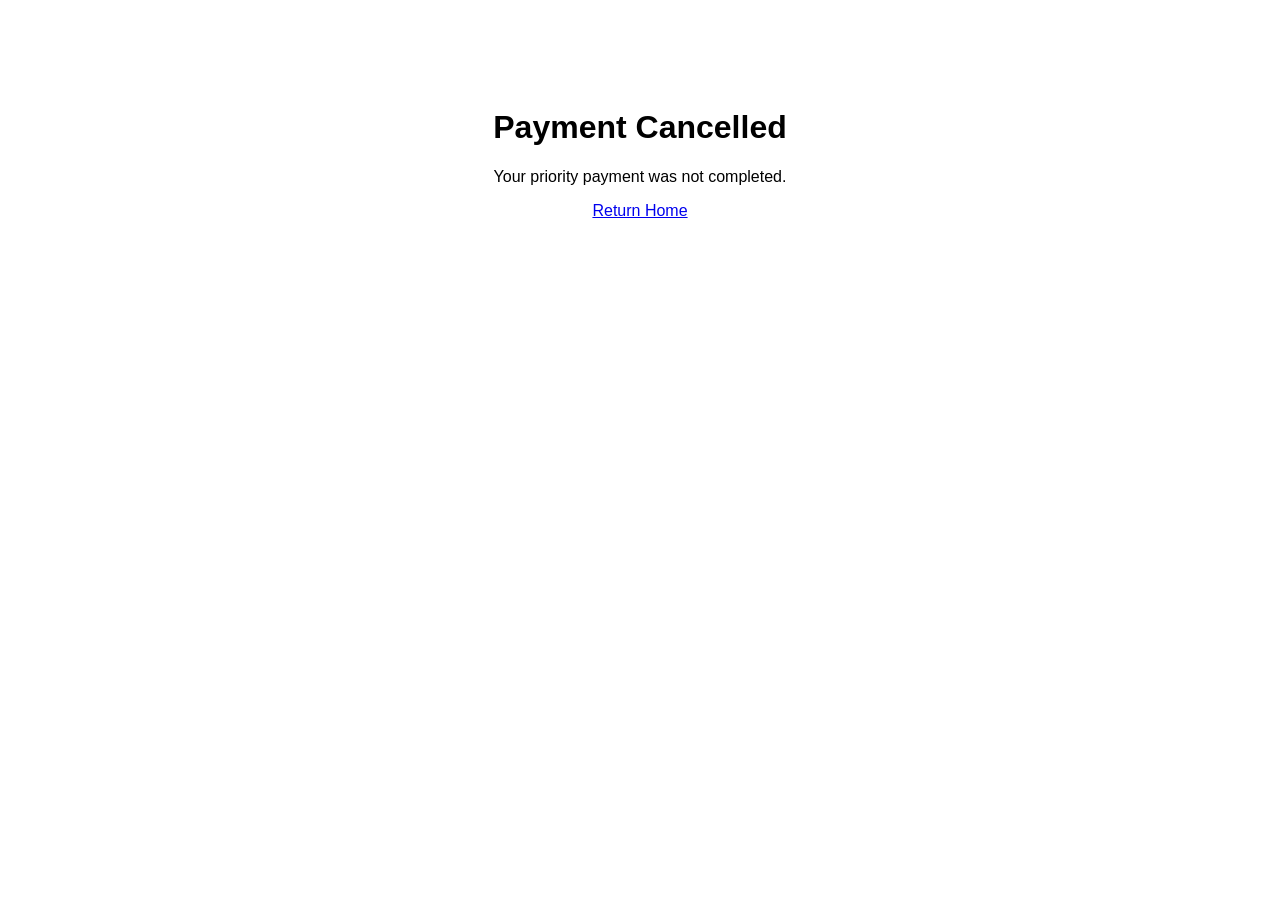
<file: cancel.html>
<!DOCTYPE html>
<html lang="en">
<head>
<meta charset="UTF-8">
<meta name="viewport" content="width=device-width, initial-scale=1.0">
<title>Payment Cancelled</title>
</head>
<body style="font-family:Poppins,sans-serif;text-align:center;padding-top:80px;">
<h1>Payment Cancelled</h1>
<p>Your priority payment was not completed.</p>
<a href="index.html">Return Home</a>
</body>
</html>
</file>
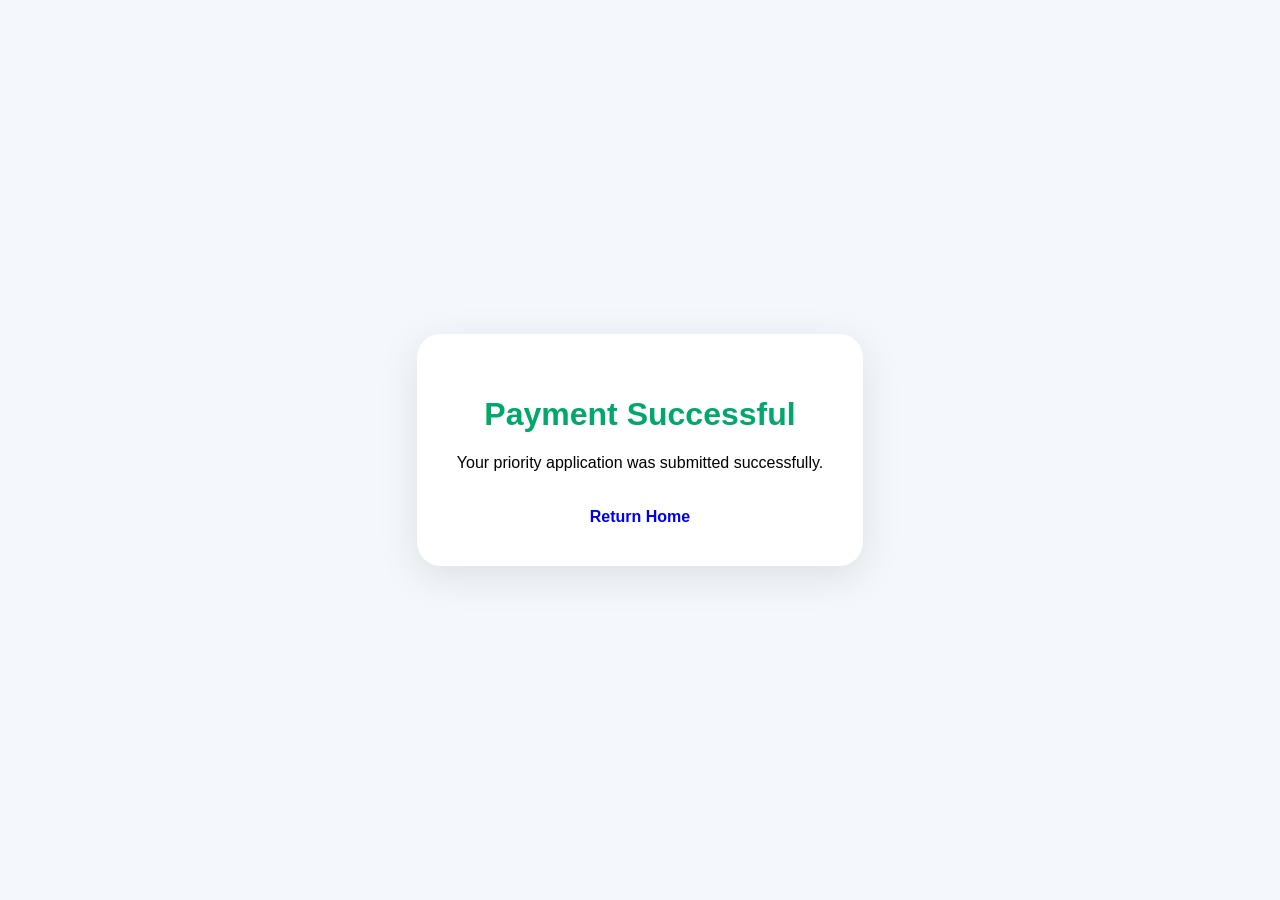
<file: success.html>
<!DOCTYPE html>
<html lang="en">
<head>
<meta charset="UTF-8">
<meta name="viewport" content="width=device-width, initial-scale=1.0">
<title>Application Successful</title>
<style>
body{
font-family:Poppins,sans-serif;
background:#f4f7fb;
display:flex;
justify-content:center;
align-items:center;
height:100vh;
margin:0;
}
.card{
background:white;
padding:40px;
border-radius:24px;
box-shadow:0 10px 40px rgba(0,0,0,0.1);
text-align:center;
max-width:500px;
}
h1{
color:#00a86b;
}
a{
display:inline-block;
margin-top:20px;
text-decoration:none;
font-weight:600;
}
</style>
</head>
<body>
<div class="card">
<h1>Payment Successful</h1>
<p>Your priority application was submitted successfully.</p>
<a href="index.html">Return Home</a>
</div>
</body>
</html>
</file>
<file: style.css>
*{
margin:0;
padding:0;
box-sizing:border-box;
font-family:'Poppins',sans-serif;
}

body{
background:#eef2f7;
color:#111827;
}

.hero{
background:linear-gradient(135deg,#0f172a,#1d4ed8);
min-height:95vh;
color:white;
padding-bottom:80px;
}

nav{
display:flex;
justify-content:space-between;
align-items:center;
padding:30px 8%;
}

.logo{
font-size:36px;
font-weight:700;
}

nav ul{
display:flex;
gap:30px;
list-style:none;
}

nav a{
color:white;
text-decoration:none;
font-weight:500;
}

.hero-content{
display:flex;
align-items:center;
justify-content:space-between;
gap:60px;
padding:80px 8%;
flex-wrap:wrap;
}

.hero-left{
flex:1;
min-width:320px;
}

.hero-left h1{
font-size:72px;
line-height:1.05;
margin:25px 0;
max-width:700px;
}

.hero-left p{
font-size:18px;
max-width:620px;
opacity:.9;
margin-bottom:30px;
}

.tag{
display:inline-block;
background:#2563eb;
padding:12px 20px;
border-radius:40px;
font-weight:600;
}

.search-wrapper{
max-width:760px;
position:relative;
}

.search-area{
background:white;
padding:15px;
border-radius:20px;
display:flex;
gap:15px;
box-shadow:0 20px 40px rgba(0,0,0,.25);
}

.search-area input{
flex:1;
padding:18px;
background:#eef2ff;
border:none;
border-radius:12px;
font-size:16px;
outline:none;
}

.search-area button{
background:#2563eb;
color:white;
border:none;
padding:18px 30px;
border-radius:12px;
font-weight:600;
cursor:pointer;
}

.suggestions{
position:absolute;
width:100%;
background:white;
border-radius:14px;
margin-top:10px;
overflow:hidden;
box-shadow:0 15px 40px rgba(0,0,0,.15);
}

.suggestion-item{
padding:15px 20px;
cursor:pointer;
color:#111827;
}

.suggestion-item:hover{
background:#eff6ff;
}

.hero-right{
flex:1;
display:flex;
justify-content:center;
}

.floating-card{
background:white;
color:#111827;
padding:45px;
width:350px;
border-radius:30px;
box-shadow:0 25px 50px rgba(0,0,0,.3);
}

.floating-card h3{
font-size:50px;
margin-bottom:10px;
}

.stats{
display:flex;
justify-content:space-between;
margin-top:30px;
}

.stats div{
text-align:center;
}

.stats strong{
display:block;
font-size:24px;
}

.jobs-section{
padding:90px 8%;
}

.section-top{
text-align:center;
margin-bottom:50px;
}

.section-top h2{
font-size:48px;
margin-bottom:15px;
}

.section-top p{
color:#6b7280;
font-size:17px;
}

.jobs-grid{
display:grid;
grid-template-columns:repeat(auto-fit,minmax(360px,1fr));
gap:30px;
}

.job-card{
background:white;
border-radius:26px;
padding:30px;
box-shadow:0 15px 35px rgba(0,0,0,.08);
transition:.3s;
border:1px solid #e5e7eb;
}

.job-card:hover{
transform:translateY(-8px);
}

.card-top{
display:flex;
justify-content:space-between;
align-items:center;
margin-bottom:20px;
}

.badge{
padding:8px 14px;
border-radius:40px;
font-size:12px;
font-weight:700;
}

.remote{
background:#dbeafe;
color:#1d4ed8;
}

.hybrid{
background:#fef3c7;
color:#b45309;
}

.onsite{
background:#dcfce7;
color:#166534;
}

.closing{
font-size:13px;
color:#6b7280;
}

.job-card h3{
font-size:30px;
margin-bottom:12px;
}

.job-desc{
color:#6b7280;
line-height:1.7;
margin-bottom:25px;
}

.job-info{
display:grid;
grid-template-columns:1fr 1fr;
gap:18px;
margin-bottom:25px;
}

.job-info div{
background:#f8fafc;
padding:15px;
border-radius:14px;
}

.job-info span{
display:block;
font-size:13px;
color:#6b7280;
margin-bottom:6px;
}

.requirements{
background:#f8fafc;
padding:20px;
border-radius:18px;
margin-bottom:25px;
}

.requirements h4{
margin-bottom:15px;
}

.requirements ul{
padding-left:20px;
color:#4b5563;
line-height:1.8;
}

.card-buttons{
display:flex;
gap:15px;
}

.card-buttons button{
flex:1;
padding:15px;
border:none;
border-radius:12px;
font-weight:600;
cursor:pointer;
}

.details-btn{
background:#e5e7eb;
color:#111827;
}

.card-buttons button:last-child{
background:#2563eb;
color:white;
}

footer{
background:#0f172a;
color:white;
padding:30px;
text-align:center;
}

@media(max-width:768px){
.hero-left h1{
font-size:48px;
}

nav{
flex-direction:column;
gap:20px;
}

nav ul{
flex-wrap:wrap;
justify-content:center;
}

.jobs-grid{
grid-template-columns:1fr;
}

.card-buttons{
flex-direction:column;
}
}


.application-wrapper{
background:white;
margin:2% auto;
padding:30px;
border-radius:20px;
width:95%;
max-width:1000px;
position:relative;
}

.close-btn{
position:absolute;
right:20px;
top:10px;
font-size:32px;
cursor:pointer;
}

.application-form{
display:flex;
flex-direction:column;
gap:25px;
margin-top:20px;
}

.form-section{
background:#f8fafc;
padding:24px;
border-radius:18px;
}

.form-section h3{
margin-bottom:10px;
}

.form-grid{
display:grid;
grid-template-columns:repeat(auto-fit,minmax(220px,1fr));
gap:16px;
margin-top:15px;
}

.application-form input,
.application-form select,
.application-form textarea{
padding:14px;
border:1px solid #d1d5db;
border-radius:12px;
width:100%;
font-size:14px;
}

.application-form textarea{
min-height:120px;
grid-column:1/-1;
resize:vertical;
}

.checkbox-label{
display:flex;
align-items:center;
gap:10px;
font-size:14px;
}

.checkbox-label input{
width:auto;
}

.submit-btn{
background:#2563eb;
color:white;
border:none;
padding:16px;
border-radius:12px;
font-weight:600;
cursor:pointer;
margin-top:15px;
width:100%;
}

.terms{
margin-top:10px;
color:#6b7280;
font-size:14px;
}

.application-wrapper{background:#fff;margin:2% auto;padding:30px;border-radius:20px;width:95%;max-width:850px;position:relative;}
.close-btn{position:absolute;right:20px;top:10px;font-size:32px;cursor:pointer;}
.form-section{margin-bottom:30px;padding:20px;background:#f8fafc;border-radius:16px;}
.form-grid{display:grid;grid-template-columns:1fr 1fr;gap:15px;}
.form-grid input,.form-grid select,.form-grid textarea,.application-form textarea{
padding:14px;border:1px solid #d1d5db;border-radius:12px;width:100%;}
.application-form textarea{min-height:120px;margin-top:15px;}
.checkbox-label{display:flex;align-items:center;gap:10px;margin-top:10px;}
.submit-btn{background:#1d4ed8;color:#fff;border:none;padding:16px 24px;border-radius:14px;font-weight:700;cursor:pointer;width:100%;margin-top:20px;}
.boost-section{background:#0f172a;color:#fff;padding:25px;border-radius:20px;margin-top:20px;}
.leaderboard{margin-top:20px;border:1px solid rgba(255,255,255,.1);border-radius:16px;overflow:hidden;}
.leader-row{display:flex;justify-content:space-between;padding:15px 18px;border-bottom:1px solid rgba(255,255,255,.08);}
.leader-row:last-child{border-bottom:none;}
.leader-row.top{background:#1e293b;}
.boost-box{margin-top:25px;background:#111827;padding:20px;border-radius:16px;}
.boost-controls{display:flex;align-items:center;gap:15px;margin:15px 0;}
.boost-controls button{width:50px;height:50px;border:none;border-radius:12px;background:#2563eb;color:#fff;font-size:26px;cursor:pointer;}
.boost-controls input{flex:1;padding:14px;border-radius:12px;border:none;font-size:20px;text-align:center;}
.boost-tip,.boost-note{line-height:1.6;}
@media(max-width:700px){.form-grid{grid-template-columns:1fr;}.hero-left h1{font-size:48px;}}


.priority-banner{
margin:0 8%;
margin-top:-30px;
background:white;
padding:28px 32px;
border-radius:24px;
display:flex;
justify-content:space-between;
align-items:center;
gap:20px;
box-shadow:0 20px 45px rgba(0,0,0,.18);
position:relative;
z-index:20;
}

.priority-content h3{
font-size:28px;
color:#111827;
margin:10px 0;
}

.priority-content p{
color:#4b5563;
max-width:700px;
line-height:1.6;
}

.priority-pill{
display:inline-block;
background:#dbeafe;
color:#1d4ed8;
padding:10px 18px;
border-radius:999px;
font-weight:700;
font-size:14px;
}

.priority-btn{
background:#2563eb;
color:white;
text-decoration:none;
padding:16px 28px;
border-radius:14px;
font-weight:600;
white-space:nowrap;
}

@media(max-width:768px){
.priority-banner{
flex-direction:column;
align-items:flex-start;
}

.priority-content h3{
font-size:22px;
}
}

.preview-row{background:linear-gradient(90deg,#2563eb,#3b82f6);transform:scale(.96);opacity:0;animation:previewPop .7s forwards;position:relative;overflow:hidden;}
.preview-row span,.preview-row strong{color:white;font-weight:700;}
.preview-row::after{content:"Preview";position:absolute;right:16px;top:50%;transform:translateY(-50%);font-size:11px;background:rgba(255,255,255,.18);padding:4px 10px;border-radius:999px;color:white;letter-spacing:.5px;}
.leader-row.fade-move{animation:fadeMove .55s ease;}
@keyframes previewPop{0%{opacity:0;transform:translateY(25px) scale(.9);}60%{opacity:1;transform:translateY(-4px) scale(1.02);}100%{opacity:1;transform:translateY(0) scale(1);}}
@keyframes fadeMove{0%{transform:translateY(18px);opacity:.3;}100%{transform:translateY(0);opacity:1;}}


.leaderboard{
background:linear-gradient(180deg,#111827,#0f172a);
padding:10px;
display:flex;
flex-direction:column;
gap:12px;
}

.leader-row{
background:rgba(255,255,255,0.06);
backdrop-filter:blur(12px);
border:1px solid rgba(255,255,255,0.08);
border-radius:18px;
align-items:center;
transition:all .45s ease;
box-shadow:0 8px 20px rgba(0,0,0,.25);
}

.leader-row strong{
background:rgba(37,99,235,.18);
padding:10px 14px;
border-radius:12px;
font-size:15px;
}

.leader-user{
display:flex;
align-items:center;
gap:14px;
}

.leader-user span{
font-size:12px;
text-transform:uppercase;
letter-spacing:1px;
opacity:.7;
}

.leader-user h4{
margin-top:3px;
font-size:17px;
}

.leader-rank{
width:52px;
height:52px;
border-radius:16px;
display:flex;
align-items:center;
justify-content:center;
background:linear-gradient(135deg,#1d4ed8,#60a5fa);
font-size:22px;
box-shadow:0 0 20px rgba(96,165,250,.35);
}

.preview-row{
background:linear-gradient(90deg,#1d4ed8,#3b82f6,#60a5fa);
position:relative;
overflow:hidden;
}

.preview-row::before{
content:'';
position:absolute;
inset:0;
background:linear-gradient(120deg,transparent,rgba(255,255,255,.3),transparent);
animation:shine 2s linear infinite;
}

.move-up{animation:moveUp .55s ease;}
.move-down{animation:moveDown .55s ease;}

@keyframes moveUp{
0%{transform:translateY(40px) scale(.92);opacity:.2;}
60%{transform:translateY(-6px) scale(1.03);opacity:1;}
100%{transform:translateY(0) scale(1);opacity:1;}
}

@keyframes moveDown{
0%{transform:translateY(-40px) scale(.92);opacity:.2;}
60%{transform:translateY(6px) scale(1.03);opacity:1;}
100%{transform:translateY(0) scale(1);opacity:1;}
}

@keyframes shine{
0%{transform:translateX(-100%);}100%{transform:translateX(100%);}
}


.logo{
display:flex;
align-items:center;
gap:14px;
font-size:34px;
font-weight:700;
}

.logo img{
width:52px;
height:52px;
border-radius:14px;
box-shadow:0 10px 25px rgba(0,0,0,.25);
}

.hero-logo-showcase{
display:flex;
justify-content:center;
padding:0 8%;
margin-top:20px;
}

.hero-logo-showcase img{
width:120px;
height:120px;
border-radius:28px;
box-shadow:0 25px 60px rgba(0,0,0,.35);
background:white;
padding:10px;
}



/* MODERN DETAILS MODAL */

.modern-details-modal{
background:#ffffff;
margin:3% auto;
padding:35px;
border-radius:28px;
width:92%;
max-width:950px;
position:relative;
box-shadow:0 25px 60px rgba(0,0,0,0.25);
animation:modalFade .3s ease;
}

@keyframes modalFade{
from{transform:translateY(20px);opacity:0;}
to{transform:translateY(0);opacity:1;}
}

.modern-close-btn{
position:absolute;
right:22px;
top:18px;
font-size:34px;
cursor:pointer;
width:45px;
height:45px;
display:flex;
align-items:center;
justify-content:center;
border-radius:50%;
background:#f5f5f5;
transition:0.3s;
}

.modern-close-btn:hover{
background:#ececec;
transform:rotate(90deg);
}

.job-modal-header{
display:flex;
justify-content:space-between;
gap:20px;
align-items:flex-start;
margin-bottom:30px;
flex-wrap:wrap;
}

.job-modal-pill{
background:#111827;
color:white;
padding:8px 14px;
border-radius:999px;
font-size:13px;
font-weight:600;
display:inline-block;
margin-bottom:12px;
}

.job-modal-header h2{
font-size:34px;
margin-bottom:8px;
color:#111827;
}

.job-modal-subtitle{
color:#6b7280;
font-size:15px;
}

.job-modal-salary-card{
background:linear-gradient(135deg,#111827,#2563eb);
color:white;
padding:22px;
border-radius:22px;
min-width:240px;
}

.job-modal-salary-card span{
font-size:13px;
opacity:0.8;
}

.job-modal-salary-card h3{
font-size:30px;
margin:10px 0;
}

.job-modal-grid{
display:grid;
grid-template-columns:1fr 1fr;
gap:20px;
margin-bottom:25px;
}

.job-modal-box{
background:#f8fafc;
padding:24px;
border-radius:22px;
}

.highlight-box{
background:linear-gradient(135deg,#eff6ff,#eef2ff);
}

.job-overview-items{
display:grid;
grid-template-columns:1fr 1fr;
gap:18px;
margin-top:15px;
}

.job-overview-items span{
display:block;
font-size:13px;
color:#6b7280;
margin-bottom:6px;
}

.job-overview-items strong{
font-size:15px;
color:#111827;
}

.job-description-box,
.requirements-box,
.responsibilities-box{
background:#ffffff;
border:1px solid #edf2f7;
padding:25px;
border-radius:22px;
margin-bottom:22px;
}

.job-description-box h3,
.requirements-box h3,
.responsibilities-box h3,
.job-modal-box h3{
margin-bottom:16px;
font-size:21px;
color:#111827;
}

.job-description-box p,
.job-modal-box p{
line-height:1.8;
color:#4b5563;
}

.modern-req-list{
list-style:none;
padding:0;
margin:0;
display:grid;
gap:14px;
}

.modern-req-list li{
display:flex;
gap:14px;
align-items:flex-start;
background:#f9fafb;
padding:16px;
border-radius:16px;
}

.modern-req-list span{
background:#dcfce7;
color:#15803d;
width:28px;
height:28px;
display:flex;
align-items:center;
justify-content:center;
border-radius:50%;
font-weight:700;
flex-shrink:0;
}

.modern-req-list p{
margin:0;
color:#374151;
line-height:1.6;
}

.responsibility-grid{
display:grid;
grid-template-columns:repeat(auto-fit,minmax(200px,1fr));
gap:18px;
}

.responsibility-card{
background:#f8fafc;
padding:20px;
border-radius:18px;
}

.responsibility-card h4{
margin-bottom:10px;
color:#111827;
}

.responsibility-card p{
color:#4b5563;
line-height:1.6;
}

.modal-action-bar{
display:flex;
justify-content:flex-end;
gap:14px;
margin-top:30px;
flex-wrap:wrap;
}

.primary-action,
.secondary-action{
padding:14px 24px;
border:none;
border-radius:14px;
font-size:15px;
font-weight:600;
cursor:pointer;
transition:0.3s;
}

.primary-action{
background:#2563eb;
color:white;
}

.primary-action:hover{
transform:translateY(-2px);
}

.secondary-action{
background:#eef2f7;
color:#111827;
}

@media(max-width:768px){

.modern-details-modal{
padding:25px;
}

.job-modal-grid{
grid-template-columns:1fr;
}

.job-overview-items{
grid-template-columns:1fr;
}

.job-modal-header h2{
font-size:28px;
}

.job-modal-salary-card{
width:100%;
}

}

.boost-live-demo{
padding:80px 8%;
background:linear-gradient(180deg,#0f172a,#111827);
color:white;
}

.boost-demo-header{
text-align:center;
max-width:800px;
margin:0 auto 40px;
}

.boost-tag{
display:inline-block;
padding:10px 18px;
border-radius:999px;
background:rgba(255,255,255,0.12);
margin-bottom:18px;
font-weight:600;
}

.boost-demo-header h2{
font-size:42px;
margin-bottom:15px;
}

.boost-demo-header p{
color:#cbd5e1;
line-height:1.7;
}

.boost-board{
max-width:760px;
margin:0 auto;
background:rgba(255,255,255,0.08);
backdrop-filter:blur(10px);
border:1px solid rgba(255,255,255,0.08);
border-radius:28px;
padding:30px;
box-shadow:0 25px 60px rgba(0,0,0,0.35);
}

.boost-board-top{
display:flex;
justify-content:space-between;
align-items:center;
margin-bottom:24px;
font-weight:600;
}

.live-dot{
background:#22c55e;
padding:8px 14px;
border-radius:999px;
font-size:13px;
animation:pulseLive 1.4s infinite;
}

.priority-leaderboard{
display:flex;
flex-direction:column;
gap:16px;
}

.priority-row{
display:flex;
align-items:center;
justify-content:space-between;
padding:18px 20px;
background:rgba(255,255,255,0.06);
border-radius:18px;
transition:all .5s ease;
animation:slideFade .5s ease;
}

.priority-row.you-row{
background:linear-gradient(90deg,#2563eb,#7c3aed);
transform:scale(1.03);
box-shadow:0 10px 30px rgba(59,130,246,0.35);
}

.priority-rank{
font-size:24px;
font-weight:700;
width:70px;
}

.priority-user{
display:flex;
flex-direction:column;
flex:1;
}

.priority-name{
font-size:18px;
font-weight:700;
}

.priority-status{
font-size:13px;
opacity:0.8;
margin-top:4px;
}

.priority-amount{
font-size:22px;
font-weight:700;
}

.boost-footer-note{
margin-top:24px;
text-align:center;
color:#cbd5e1;
}

@keyframes pulseLive{
0%{transform:scale(1);}
50%{transform:scale(1.08);}
100%{transform:scale(1);}
}

@keyframes slideFade{
from{
opacity:0;
transform:translateY(10px);
}
to{
opacity:1;
transform:translateY(0);
}
}

@media(max-width:768px){
.boost-demo-header h2{
font-size:30px;
}

.priority-row{
padding:14px;
}

.priority-rank{
width:50px;
font-size:20px;
}

.priority-amount{
font-size:18px;
}
}


.payment-actions{
display:flex;
flex-direction:column;
gap:14px;
margin-top:20px;
}

.payfast-form{
width:100%;
}

.pay-btn{
width:100%;
padding:16px;
border:none;
border-radius:14px;
font-size:16px;
font-weight:600;
cursor:pointer;
background:#111827;
color:white;
transition:0.3s;
}

.pay-btn:hover{
transform:translateY(-2px);
opacity:0.95;
}
</file>
<file: remote_jobs_v2/style.css>
*{
margin:0;
padding:0;
box-sizing:border-box;
font-family:'Poppins',sans-serif;
}

body{
background:#eef2f7;
color:#111827;
}

.hero{
background:linear-gradient(135deg,#0f172a,#1d4ed8);
min-height:95vh;
color:white;
padding-bottom:80px;
}

nav{
display:flex;
justify-content:space-between;
align-items:center;
padding:30px 8%;
}

.logo{
font-size:36px;
font-weight:700;
}

nav ul{
display:flex;
gap:30px;
list-style:none;
}

nav a{
color:white;
text-decoration:none;
font-weight:500;
}

.hero-content{
display:flex;
align-items:center;
justify-content:space-between;
gap:60px;
padding:80px 8%;
flex-wrap:wrap;
}

.hero-left{
flex:1;
min-width:320px;
}

.hero-left h1{
font-size:72px;
line-height:1.05;
margin:25px 0;
max-width:700px;
}

.hero-left p{
font-size:18px;
max-width:620px;
opacity:.9;
margin-bottom:30px;
}

.tag{
display:inline-block;
background:#2563eb;
padding:12px 20px;
border-radius:40px;
font-weight:600;
}

.search-wrapper{
max-width:760px;
position:relative;
}

.search-area{
background:white;
padding:15px;
border-radius:20px;
display:flex;
gap:15px;
box-shadow:0 20px 40px rgba(0,0,0,.25);
}

.search-area input{
flex:1;
padding:18px;
background:#eef2ff;
border:none;
border-radius:12px;
font-size:16px;
outline:none;
}

.search-area button{
background:#2563eb;
color:white;
border:none;
padding:18px 30px;
border-radius:12px;
font-weight:600;
cursor:pointer;
}

.suggestions{
position:absolute;
width:100%;
background:white;
border-radius:14px;
margin-top:10px;
overflow:hidden;
box-shadow:0 15px 40px rgba(0,0,0,.15);
}

.suggestion-item{
padding:15px 20px;
cursor:pointer;
color:#111827;
}

.suggestion-item:hover{
background:#eff6ff;
}

.hero-right{
flex:1;
display:flex;
justify-content:center;
}

.floating-card{
background:white;
color:#111827;
padding:45px;
width:350px;
border-radius:30px;
box-shadow:0 25px 50px rgba(0,0,0,.3);
}

.floating-card h3{
font-size:50px;
margin-bottom:10px;
}

.stats{
display:flex;
justify-content:space-between;
margin-top:30px;
}

.stats div{
text-align:center;
}

.stats strong{
display:block;
font-size:24px;
}

.jobs-section{
padding:90px 8%;
}

.section-top{
text-align:center;
margin-bottom:50px;
}

.section-top h2{
font-size:48px;
margin-bottom:15px;
}

.section-top p{
color:#6b7280;
font-size:17px;
}

.jobs-grid{
display:grid;
grid-template-columns:repeat(auto-fit,minmax(360px,1fr));
gap:30px;
}

.job-card{
background:white;
border-radius:26px;
padding:30px;
box-shadow:0 15px 35px rgba(0,0,0,.08);
transition:.3s;
border:1px solid #e5e7eb;
}

.job-card:hover{
transform:translateY(-8px);
}

.card-top{
display:flex;
justify-content:space-between;
align-items:center;
margin-bottom:20px;
}

.badge{
padding:8px 14px;
border-radius:40px;
font-size:12px;
font-weight:700;
}

.remote{
background:#dbeafe;
color:#1d4ed8;
}

.hybrid{
background:#fef3c7;
color:#b45309;
}

.onsite{
background:#dcfce7;
color:#166534;
}

.closing{
font-size:13px;
color:#6b7280;
}

.job-card h3{
font-size:30px;
margin-bottom:12px;
}

.job-desc{
color:#6b7280;
line-height:1.7;
margin-bottom:25px;
}

.job-info{
display:grid;
grid-template-columns:1fr 1fr;
gap:18px;
margin-bottom:25px;
}

.job-info div{
background:#f8fafc;
padding:15px;
border-radius:14px;
}

.job-info span{
display:block;
font-size:13px;
color:#6b7280;
margin-bottom:6px;
}

.requirements{
background:#f8fafc;
padding:20px;
border-radius:18px;
margin-bottom:25px;
}

.requirements h4{
margin-bottom:15px;
}

.requirements ul{
padding-left:20px;
color:#4b5563;
line-height:1.8;
}

.card-buttons{
display:flex;
gap:15px;
}

.card-buttons button{
flex:1;
padding:15px;
border:none;
border-radius:12px;
font-weight:600;
cursor:pointer;
}

.details-btn{
background:#e5e7eb;
color:#111827;
}

.card-buttons button:last-child{
background:#2563eb;
color:white;
}

footer{
background:#0f172a;
color:white;
padding:30px;
text-align:center;
}

@media(max-width:768px){
.hero-left h1{
font-size:48px;
}

nav{
flex-direction:column;
gap:20px;
}

nav ul{
flex-wrap:wrap;
justify-content:center;
}

.jobs-grid{
grid-template-columns:1fr;
}

.card-buttons{
flex-direction:column;
}
}


.application-wrapper{
background:white;
margin:2% auto;
padding:30px;
border-radius:20px;
width:95%;
max-width:1000px;
position:relative;
}

.close-btn{
position:absolute;
right:20px;
top:10px;
font-size:32px;
cursor:pointer;
}

.application-form{
display:flex;
flex-direction:column;
gap:25px;
margin-top:20px;
}

.form-section{
background:#f8fafc;
padding:24px;
border-radius:18px;
}

.form-section h3{
margin-bottom:10px;
}

.form-grid{
display:grid;
grid-template-columns:repeat(auto-fit,minmax(220px,1fr));
gap:16px;
margin-top:15px;
}

.application-form input,
.application-form select,
.application-form textarea{
padding:14px;
border:1px solid #d1d5db;
border-radius:12px;
width:100%;
font-size:14px;
}

.application-form textarea{
min-height:120px;
grid-column:1/-1;
resize:vertical;
}

.checkbox-label{
display:flex;
align-items:center;
gap:10px;
font-size:14px;
}

.checkbox-label input{
width:auto;
}

.submit-btn{
background:#2563eb;
color:white;
border:none;
padding:16px;
border-radius:12px;
font-weight:600;
cursor:pointer;
margin-top:15px;
width:100%;
}

.terms{
margin-top:10px;
color:#6b7280;
font-size:14px;
}

.application-wrapper{background:#fff;margin:2% auto;padding:30px;border-radius:20px;width:95%;max-width:850px;position:relative;}
.close-btn{position:absolute;right:20px;top:10px;font-size:32px;cursor:pointer;}
.form-section{margin-bottom:30px;padding:20px;background:#f8fafc;border-radius:16px;}
.form-grid{display:grid;grid-template-columns:1fr 1fr;gap:15px;}
.form-grid input,.form-grid select,.form-grid textarea,.application-form textarea{
padding:14px;border:1px solid #d1d5db;border-radius:12px;width:100%;}
.application-form textarea{min-height:120px;margin-top:15px;}
.checkbox-label{display:flex;align-items:center;gap:10px;margin-top:10px;}
.submit-btn{background:#1d4ed8;color:#fff;border:none;padding:16px 24px;border-radius:14px;font-weight:700;cursor:pointer;width:100%;margin-top:20px;}
.boost-section{background:#0f172a;color:#fff;padding:25px;border-radius:20px;margin-top:20px;}
.leaderboard{margin-top:20px;border:1px solid rgba(255,255,255,.1);border-radius:16px;overflow:hidden;}
.leader-row{display:flex;justify-content:space-between;padding:15px 18px;border-bottom:1px solid rgba(255,255,255,.08);}
.leader-row:last-child{border-bottom:none;}
.leader-row.top{background:#1e293b;}
.boost-box{margin-top:25px;background:#111827;padding:20px;border-radius:16px;}
.boost-controls{display:flex;align-items:center;gap:15px;margin:15px 0;}
.boost-controls button{width:50px;height:50px;border:none;border-radius:12px;background:#2563eb;color:#fff;font-size:26px;cursor:pointer;}
.boost-controls input{flex:1;padding:14px;border-radius:12px;border:none;font-size:20px;text-align:center;}
.boost-tip,.boost-note{line-height:1.6;}
@media(max-width:700px){.form-grid{grid-template-columns:1fr;}.hero-left h1{font-size:48px;}}


.priority-banner{
margin:0 8%;
margin-top:-30px;
background:white;
padding:28px 32px;
border-radius:24px;
display:flex;
justify-content:space-between;
align-items:center;
gap:20px;
box-shadow:0 20px 45px rgba(0,0,0,.18);
position:relative;
z-index:20;
}

.priority-content h3{
font-size:28px;
color:#111827;
margin:10px 0;
}

.priority-content p{
color:#4b5563;
max-width:700px;
line-height:1.6;
}

.priority-pill{
display:inline-block;
background:#dbeafe;
color:#1d4ed8;
padding:10px 18px;
border-radius:999px;
font-weight:700;
font-size:14px;
}

.priority-btn{
background:#2563eb;
color:white;
text-decoration:none;
padding:16px 28px;
border-radius:14px;
font-weight:600;
white-space:nowrap;
}

@media(max-width:768px){
.priority-banner{
flex-direction:column;
align-items:flex-start;
}

.priority-content h3{
font-size:22px;
}
}

.preview-row{background:linear-gradient(90deg,#2563eb,#3b82f6);transform:scale(.96);opacity:0;animation:previewPop .7s forwards;position:relative;overflow:hidden;}
.preview-row span,.preview-row strong{color:white;font-weight:700;}
.preview-row::after{content:"Preview";position:absolute;right:16px;top:50%;transform:translateY(-50%);font-size:11px;background:rgba(255,255,255,.18);padding:4px 10px;border-radius:999px;color:white;letter-spacing:.5px;}
.leader-row.fade-move{animation:fadeMove .55s ease;}
@keyframes previewPop{0%{opacity:0;transform:translateY(25px) scale(.9);}60%{opacity:1;transform:translateY(-4px) scale(1.02);}100%{opacity:1;transform:translateY(0) scale(1);}}
@keyframes fadeMove{0%{transform:translateY(18px);opacity:.3;}100%{transform:translateY(0);opacity:1;}}


.leaderboard{
background:linear-gradient(180deg,#111827,#0f172a);
padding:10px;
display:flex;
flex-direction:column;
gap:12px;
}

.leader-row{
background:rgba(255,255,255,0.06);
backdrop-filter:blur(12px);
border:1px solid rgba(255,255,255,0.08);
border-radius:18px;
align-items:center;
transition:all .45s ease;
box-shadow:0 8px 20px rgba(0,0,0,.25);
}

.leader-row strong{
background:rgba(37,99,235,.18);
padding:10px 14px;
border-radius:12px;
font-size:15px;
}

.leader-user{
display:flex;
align-items:center;
gap:14px;
}

.leader-user span{
font-size:12px;
text-transform:uppercase;
letter-spacing:1px;
opacity:.7;
}

.leader-user h4{
margin-top:3px;
font-size:17px;
}

.leader-rank{
width:52px;
height:52px;
border-radius:16px;
display:flex;
align-items:center;
justify-content:center;
background:linear-gradient(135deg,#1d4ed8,#60a5fa);
font-size:22px;
box-shadow:0 0 20px rgba(96,165,250,.35);
}

.preview-row{
background:linear-gradient(90deg,#1d4ed8,#3b82f6,#60a5fa);
position:relative;
overflow:hidden;
}

.preview-row::before{
content:'';
position:absolute;
inset:0;
background:linear-gradient(120deg,transparent,rgba(255,255,255,.3),transparent);
animation:shine 2s linear infinite;
}

.move-up{animation:moveUp .55s ease;}
.move-down{animation:moveDown .55s ease;}

@keyframes moveUp{
0%{transform:translateY(40px) scale(.92);opacity:.2;}
60%{transform:translateY(-6px) scale(1.03);opacity:1;}
100%{transform:translateY(0) scale(1);opacity:1;}
}

@keyframes moveDown{
0%{transform:translateY(-40px) scale(.92);opacity:.2;}
60%{transform:translateY(6px) scale(1.03);opacity:1;}
100%{transform:translateY(0) scale(1);opacity:1;}
}

@keyframes shine{
0%{transform:translateX(-100%);}100%{transform:translateX(100%);}
}


.logo{
display:flex;
align-items:center;
gap:14px;
font-size:34px;
font-weight:700;
}

.logo img{
width:52px;
height:52px;
border-radius:14px;
box-shadow:0 10px 25px rgba(0,0,0,.25);
}

.hero-logo-showcase{
display:flex;
justify-content:center;
padding:0 8%;
margin-top:20px;
}

.hero-logo-showcase img{
width:120px;
height:120px;
border-radius:28px;
box-shadow:0 25px 60px rgba(0,0,0,.35);
background:white;
padding:10px;
}



/* MODERN DETAILS MODAL */

.modern-details-modal{
background:#ffffff;
margin:3% auto;
padding:35px;
border-radius:28px;
width:92%;
max-width:950px;
position:relative;
box-shadow:0 25px 60px rgba(0,0,0,0.25);
animation:modalFade .3s ease;
}

@keyframes modalFade{
from{transform:translateY(20px);opacity:0;}
to{transform:translateY(0);opacity:1;}
}

.modern-close-btn{
position:absolute;
right:22px;
top:18px;
font-size:34px;
cursor:pointer;
width:45px;
height:45px;
display:flex;
align-items:center;
justify-content:center;
border-radius:50%;
background:#f5f5f5;
transition:0.3s;
}

.modern-close-btn:hover{
background:#ececec;
transform:rotate(90deg);
}

.job-modal-header{
display:flex;
justify-content:space-between;
gap:20px;
align-items:flex-start;
margin-bottom:30px;
flex-wrap:wrap;
}

.job-modal-pill{
background:#111827;
color:white;
padding:8px 14px;
border-radius:999px;
font-size:13px;
font-weight:600;
display:inline-block;
margin-bottom:12px;
}

.job-modal-header h2{
font-size:34px;
margin-bottom:8px;
color:#111827;
}

.job-modal-subtitle{
color:#6b7280;
font-size:15px;
}

.job-modal-salary-card{
background:linear-gradient(135deg,#111827,#2563eb);
color:white;
padding:22px;
border-radius:22px;
min-width:240px;
}

.job-modal-salary-card span{
font-size:13px;
opacity:0.8;
}

.job-modal-salary-card h3{
font-size:30px;
margin:10px 0;
}

.job-modal-grid{
display:grid;
grid-template-columns:1fr 1fr;
gap:20px;
margin-bottom:25px;
}

.job-modal-box{
background:#f8fafc;
padding:24px;
border-radius:22px;
}

.highlight-box{
background:linear-gradient(135deg,#eff6ff,#eef2ff);
}

.job-overview-items{
display:grid;
grid-template-columns:1fr 1fr;
gap:18px;
margin-top:15px;
}

.job-overview-items span{
display:block;
font-size:13px;
color:#6b7280;
margin-bottom:6px;
}

.job-overview-items strong{
font-size:15px;
color:#111827;
}

.job-description-box,
.requirements-box,
.responsibilities-box{
background:#ffffff;
border:1px solid #edf2f7;
padding:25px;
border-radius:22px;
margin-bottom:22px;
}

.job-description-box h3,
.requirements-box h3,
.responsibilities-box h3,
.job-modal-box h3{
margin-bottom:16px;
font-size:21px;
color:#111827;
}

.job-description-box p,
.job-modal-box p{
line-height:1.8;
color:#4b5563;
}

.modern-req-list{
list-style:none;
padding:0;
margin:0;
display:grid;
gap:14px;
}

.modern-req-list li{
display:flex;
gap:14px;
align-items:flex-start;
background:#f9fafb;
padding:16px;
border-radius:16px;
}

.modern-req-list span{
background:#dcfce7;
color:#15803d;
width:28px;
height:28px;
display:flex;
align-items:center;
justify-content:center;
border-radius:50%;
font-weight:700;
flex-shrink:0;
}

.modern-req-list p{
margin:0;
color:#374151;
line-height:1.6;
}

.responsibility-grid{
display:grid;
grid-template-columns:repeat(auto-fit,minmax(200px,1fr));
gap:18px;
}

.responsibility-card{
background:#f8fafc;
padding:20px;
border-radius:18px;
}

.responsibility-card h4{
margin-bottom:10px;
color:#111827;
}

.responsibility-card p{
color:#4b5563;
line-height:1.6;
}

.modal-action-bar{
display:flex;
justify-content:flex-end;
gap:14px;
margin-top:30px;
flex-wrap:wrap;
}

.primary-action,
.secondary-action{
padding:14px 24px;
border:none;
border-radius:14px;
font-size:15px;
font-weight:600;
cursor:pointer;
transition:0.3s;
}

.primary-action{
background:#2563eb;
color:white;
}

.primary-action:hover{
transform:translateY(-2px);
}

.secondary-action{
background:#eef2f7;
color:#111827;
}

@media(max-width:768px){

.modern-details-modal{
padding:25px;
}

.job-modal-grid{
grid-template-columns:1fr;
}

.job-overview-items{
grid-template-columns:1fr;
}

.job-modal-header h2{
font-size:28px;
}

.job-modal-salary-card{
width:100%;
}

}

.boost-live-demo{
padding:80px 8%;
background:linear-gradient(180deg,#0f172a,#111827);
color:white;
}

.boost-demo-header{
text-align:center;
max-width:800px;
margin:0 auto 40px;
}

.boost-tag{
display:inline-block;
padding:10px 18px;
border-radius:999px;
background:rgba(255,255,255,0.12);
margin-bottom:18px;
font-weight:600;
}

.boost-demo-header h2{
font-size:42px;
margin-bottom:15px;
}

.boost-demo-header p{
color:#cbd5e1;
line-height:1.7;
}

.boost-board{
max-width:760px;
margin:0 auto;
background:rgba(255,255,255,0.08);
backdrop-filter:blur(10px);
border:1px solid rgba(255,255,255,0.08);
border-radius:28px;
padding:30px;
box-shadow:0 25px 60px rgba(0,0,0,0.35);
}

.boost-board-top{
display:flex;
justify-content:space-between;
align-items:center;
margin-bottom:24px;
font-weight:600;
}

.live-dot{
background:#22c55e;
padding:8px 14px;
border-radius:999px;
font-size:13px;
animation:pulseLive 1.4s infinite;
}

.priority-leaderboard{
display:flex;
flex-direction:column;
gap:16px;
}

.priority-row{
display:flex;
align-items:center;
justify-content:space-between;
padding:18px 20px;
background:rgba(255,255,255,0.06);
border-radius:18px;
transition:all .5s ease;
animation:slideFade .5s ease;
}

.priority-row.you-row{
background:linear-gradient(90deg,#2563eb,#7c3aed);
transform:scale(1.03);
box-shadow:0 10px 30px rgba(59,130,246,0.35);
}

.priority-rank{
font-size:24px;
font-weight:700;
width:70px;
}

.priority-user{
display:flex;
flex-direction:column;
flex:1;
}

.priority-name{
font-size:18px;
font-weight:700;
}

.priority-status{
font-size:13px;
opacity:0.8;
margin-top:4px;
}

.priority-amount{
font-size:22px;
font-weight:700;
}

.boost-footer-note{
margin-top:24px;
text-align:center;
color:#cbd5e1;
}

@keyframes pulseLive{
0%{transform:scale(1);}
50%{transform:scale(1.08);}
100%{transform:scale(1);}
}

@keyframes slideFade{
from{
opacity:0;
transform:translateY(10px);
}
to{
opacity:1;
transform:translateY(0);
}
}

@media(max-width:768px){
.boost-demo-header h2{
font-size:30px;
}

.priority-row{
padding:14px;
}

.priority-rank{
width:50px;
font-size:20px;
}

.priority-amount{
font-size:18px;
}
}


.payment-actions{
display:flex;
flex-direction:column;
gap:14px;
margin-top:20px;
}

.payfast-form{
width:100%;
}

.pay-btn{
width:100%;
padding:16px;
border:none;
border-radius:14px;
font-size:16px;
font-weight:600;
cursor:pointer;
background:#111827;
color:white;
transition:0.3s;
}

.pay-btn:hover{
transform:translateY(-2px);
opacity:0.95;
}
</file>
